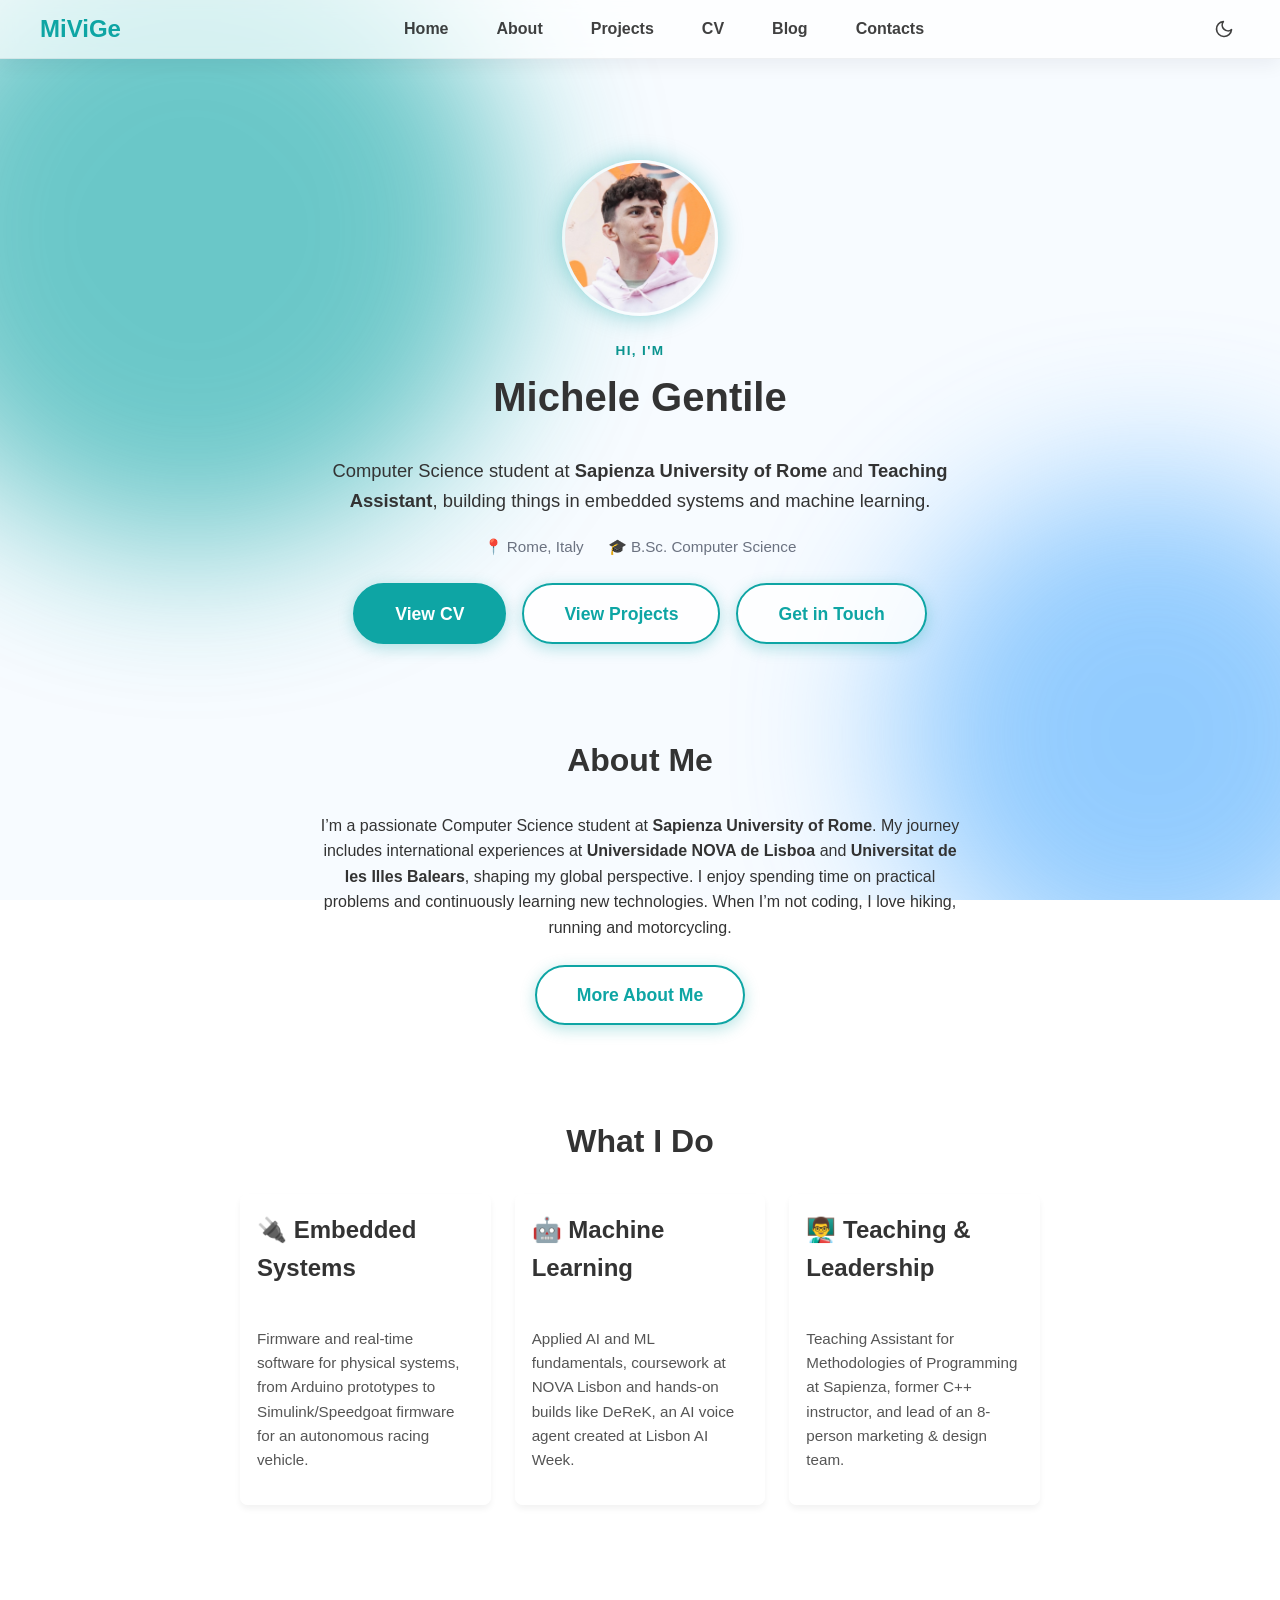
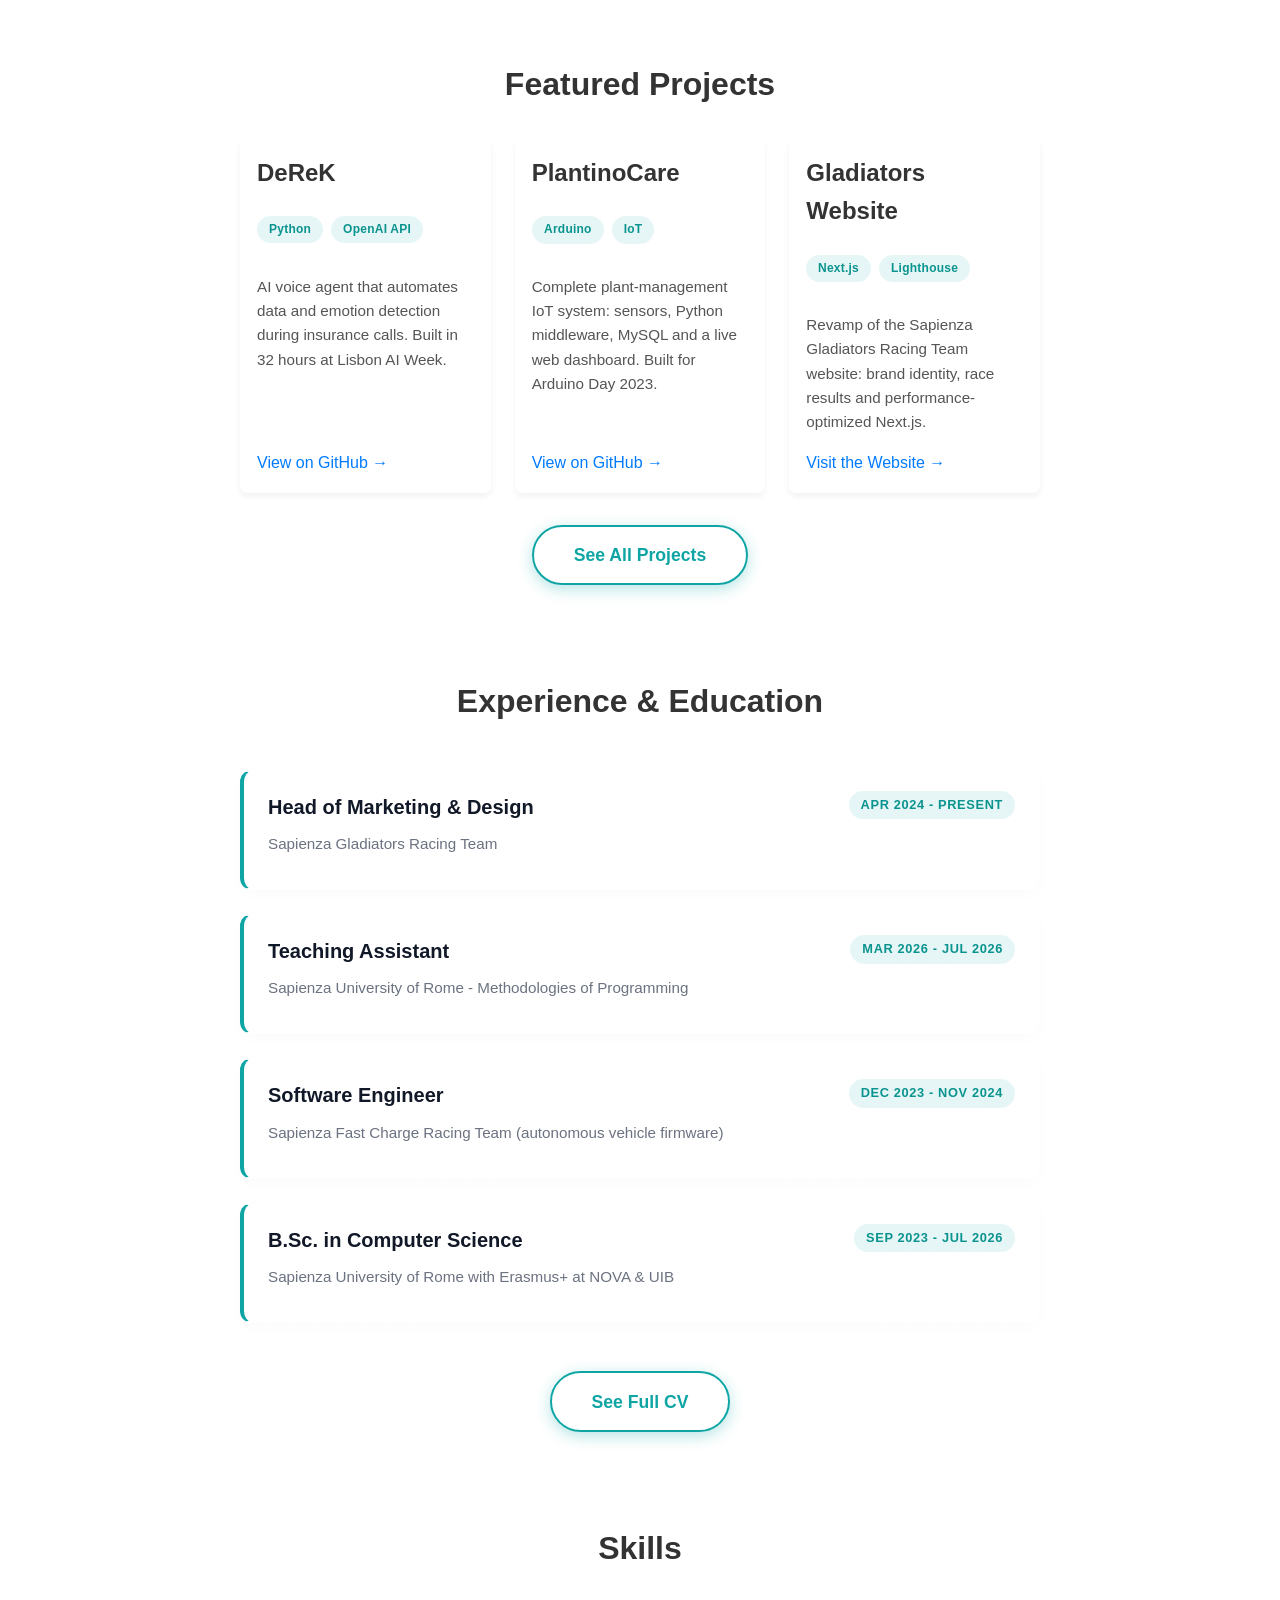
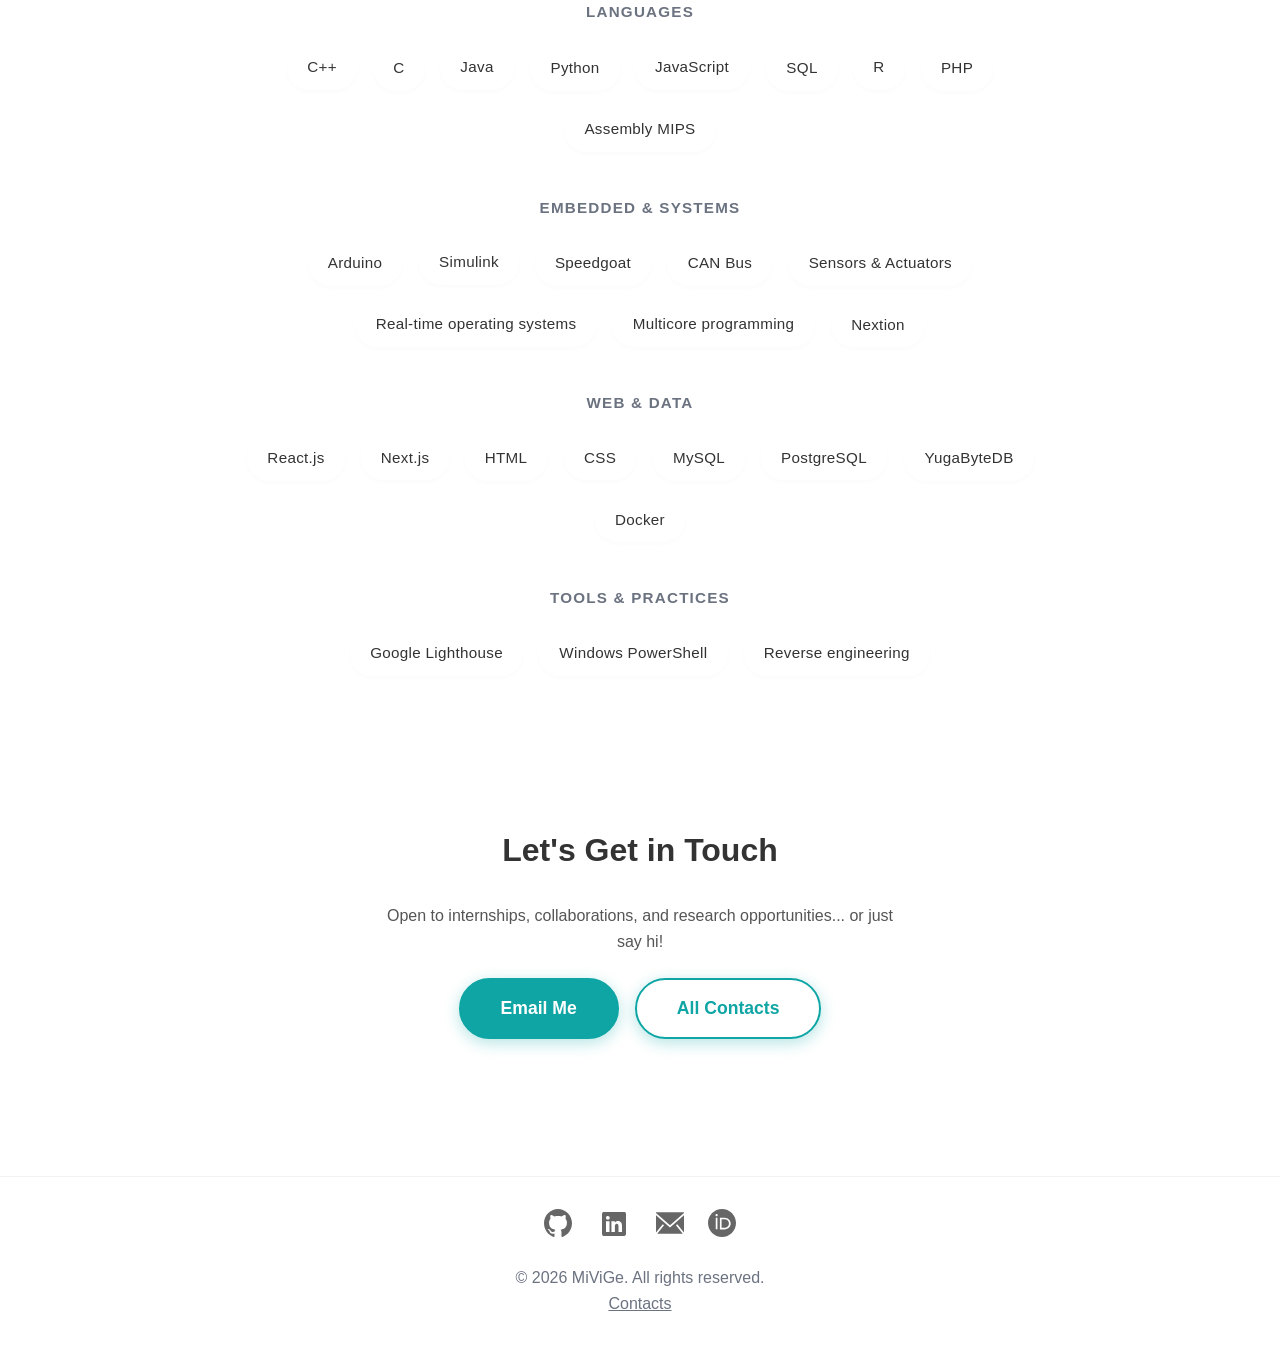
<file: index.html>
<!DOCTYPE html>
<html lang="en">

<head>
  <meta charset="UTF-8">
  <meta name="viewport" content="width=device-width, initial-scale=1.0">
  <meta name="description"
    content="Michele Gentile (MiViGe) - Computer Science student at Sapienza University of Rome and Teaching Assistant, building things in embedded systems and machine learning. Expertise in C++, Python, React.js, and real-time systems.">
  <meta name="keywords"
    content="Michele Gentile, MiViGe, Software Engineer, Teaching Assistant, Embedded Systems, Machine Learning, Computer Science, Sapienza University, C++, Python, React.js, JavaScript, Real-time Systems">
  <meta name="author" content="Michele Gentile">
  <meta name="google-site-verification" content="86bQBbSvEpQWPVmf86wODGkFGmX292RN2RgVuzgsAZE" />
  <title>Michele Gentile | MiViGe</title>

  <!-- Open Graph / Twitter Card -->
  <meta property="og:type" content="website">
  <meta property="og:title" content="Michele Gentile | MiViGe">
  <meta property="og:description" content="Computer Science student at Sapienza University of Rome and Teaching Assistant, building things in embedded systems and machine learning.">
  <meta property="og:url" content="https://mivige.github.io/">
  <meta property="og:image" content="https://mivige.github.io/assets/img/profile.jpg">
  <meta name="twitter:card" content="summary">
  <meta name="twitter:title" content="Michele Gentile | MiViGe">
  <meta name="twitter:description" content="Computer Science student at Sapienza University of Rome and Teaching Assistant, building things in embedded systems and machine learning.">
  <meta name="twitter:image" content="https://mivige.github.io/assets/img/profile.jpg">

  <script>
    // Apply the saved (or system) theme before CSS loads to avoid a flash
    (function () {
      var theme = localStorage.getItem('theme')
        || (window.matchMedia('(prefers-color-scheme: dark)').matches ? 'dark' : 'light');
      document.documentElement.setAttribute('data-theme', theme);
    })();
  </script>

  <link rel="icon" type="image/x-icon" href="/assets/img/icons/favicon.ico">
  <link rel="stylesheet" href="/assets/css/style.css">
  <link rel="stylesheet" href="/assets/css/layout.css">
  <link rel="stylesheet" href="/assets/css/components.css">
  <link rel="sitemap" type="application/xml" href="/sitemap.xml">

  <!-- Structured Data / Schema Markup -->
  <script type="application/ld+json">
    {
      "@context": "https://schema.org",
      "@type": "Person",
      "name": "Michele Gentile",
      "alternateName": "MiViGe",
      "jobTitle": "Computer Science Student & Teaching Assistant",
      "description": "Computer Science student at Sapienza University of Rome and Teaching Assistant, building things in embedded systems and machine learning.",
      "url": "https://mivige.github.io",
      "image": "https://mivige.github.io/assets/img/profile.jpg",
      "sameAs": [
        "https://www.linkedin.com/in/mivige",
        "https://github.com/mivige"
      ],
      "email": "michele.gentile2604@gmail.com",
      "alumniOf": {
        "@type": "EducationalOrganization",
        "name": "Sapienza University of Rome",
        "url": "https://www.uniroma1.it"
      },
      "knowsAbout": [
        "Software Engineering",
        "Embedded Systems",
        "Machine Learning",
        "C++",
        "Python",
        "JavaScript",
        "React.js",
        "Next.js",
        "Real-time Systems",
        "Arduino",
        "Docker"
      ],
      "hasOccupation": {
        "@type": "Occupation",
        "name": "Software Engineer",
        "occupationLocation": {
          "@type": "City",
          "name": "Rome",
          "addressCountry": "IT"
        },
        "skills": [
          "Embedded Systems Development",
          "Machine Learning",
          "Web Development",
          "Real-time Programming",
          "Hardware Programming"
        ]
      }
    }
  </script>

  <script type="application/ld+json">
    {
      "@context": "https://schema.org",
      "@type": "WebSite",
      "name": "Michele Gentile - Portfolio",
      "alternateName": "MiViGe Portfolio",
      "url": "https://mivige.github.io",
      "description": "Personal portfolio website of Michele Gentile, Computer Science student and Teaching Assistant at Sapienza University of Rome, focused on embedded systems and machine learning.",
      "author": {
        "@type": "Person",
        "name": "Michele Gentile",
        "alternateName": "MiViGe"
      },
      "inLanguage": "en-US",
      "copyrightYear": "2026",
      "copyrightHolder": {
        "@type": "Person",
        "name": "Michele Gentile"
      }
    }
  </script>

  <link href="https://unpkg.com/aos@2.3.1/dist/aos.css" rel="stylesheet">
</head>

<body>
  <div class="background-animation">
    <div class="orb orb-1"></div>
    <div class="orb orb-2"></div>
  </div>

  <div id="header-placeholder"></div>
  <noscript>
    <nav style="text-align: center; padding: 1.5rem 1rem 0;">
      <a href="/index.html">Home</a> &middot;
      <a href="/about.html">About</a> &middot;
      <a href="/project.html">Projects</a> &middot;
      <a href="/cv.html">CV</a> &middot;
      <a href="/blog/index.html">Blog</a> &middot;
      <a href="/contact.html">Contacts</a>
    </nav>
  </noscript>
  <!-- Hero -->
  <section id="home" data-aos="fade-up">
    <img src="/assets/img/profile.jpg" alt="Portrait of Michele Gentile" class="hero-photo">
    <p class="hero-eyebrow">Hi, I'm</p>
    <h1>Michele Gentile</h1>
    <p class="hero-tagline">Computer Science student at <strong>Sapienza University of Rome</strong> and
      <strong>Teaching Assistant</strong>, building things in embedded systems and machine learning.</p>
    <div class="hero-facts">
      <span>📍 Rome, Italy</span>
      <span>🎓 B.Sc. Computer Science</span>
    </div>
    <div class="cta-container" style="display: flex; gap: 1rem; justify-content: center; flex-wrap: wrap; margin-top: 1.5rem;">
      <a href="/cv.html" class="cta-button">
        View CV
      </a>
      <a href="/project.html" class="cta-button alt">
        View Projects
      </a>
      <a href="/contact.html" class="cta-button alt">
        Get in Touch
      </a>
    </div>
  </section>
  <!-- Highlights
  <section id="highlights" data-aos="fade-up">
    <h2 style="text-align: center;">Highlights</h2>
    <div class="stats-grid">
      <div class="stat-card">
        <span class="stat-value">3.87 / 4.0</span>
        <span class="stat-label">GPA — B.Sc. Computer Science, Sapienza</span>
      </div>
      <div class="stat-card">
        <span class="stat-value">Top 2.49%</span>
        <span class="stat-label">Italian CS Olympics</span>
      </div>
      <div class="stat-card">
        <span class="stat-value">2× 1st Place</span>
        <span class="stat-label">Hackathon wins (BeMind & Hygenia)</span>
      </div>
      <div class="stat-card">
        <span class="stat-value">€60k+</span>
        <span class="stat-label">Sponsorships secured for Sapienza Gladiators</span>
      </div>
    </div>
  </section>-->

  <!-- About -->
  <section id="about" data-aos="fade-up">
    <h2 style="text-align: center;">About Me</h2>
    <p style="text-align: center; max-width: 640px; margin: 0 auto;">I’m a passionate Computer Science student at
      <strong>Sapienza University of Rome</strong>. My journey includes international experiences at
      <strong>Universidade NOVA de Lisboa</strong> and <strong>Universitat de les Illes Balears</strong>, shaping my global perspective. I enjoy
      spending time on practical problems and continuously learning new technologies. When I’m not coding, I love
      hiking, running and motorcycling.</p>
    <div style="text-align: center; margin-top: 1.5rem;">
      <a href="/about.html" class="cta-button alt">
        More About Me
      </a>
    </div>
  </section>

  <!-- What I Do -->
  <section id="focus" data-aos="fade-up">
    <h2 style="text-align: center;">What I Do</h2>
    <div class="focus-grid">
      <div class="project-card">
        <h3>🔌 Embedded Systems</h3>
        <p>Firmware and real-time software for physical systems, from Arduino prototypes to Simulink/Speedgoat
          firmware for an autonomous racing vehicle.</p>
      </div>
      <div class="project-card">
        <h3>🤖 Machine Learning</h3>
        <p>Applied AI and ML fundamentals, coursework at NOVA Lisbon and hands-on builds like DeReK, an AI voice
          agent created at Lisbon AI Week.</p>
      </div>
      <div class="project-card">
        <h3>👨‍🏫 Teaching & Leadership</h3>
        <p>Teaching Assistant for Methodologies of Programming at Sapienza, former C++ instructor, and lead of an
          8-person marketing & design team.</p>
      </div>
    </div>
  </section>

  <!-- Featured Projects -->
  <section id="portfolio" data-aos="fade-up">
    <h2 style="text-align: center;">Featured Projects</h2>
    <div class="focus-grid">
      <div class="project-card">
        <h3>DeReK</h3>
        <div class="tech-pills">
          <span>Python</span>
          <span>OpenAI API</span>
        </div>
        <p>AI voice agent that automates data and emotion detection during insurance calls. Built in 32 hours at
          Lisbon AI Week.</p>
        <div class="project-actions">
          <a href="https://github.com/mivige/DeReK" target="_blank">View on GitHub →</a>
        </div>
      </div>
      <div class="project-card">
        <h3>PlantinoCare</h3>
        <div class="tech-pills">
          <span>Arduino</span>
          <span>IoT</span>
        </div>
        <p>Complete plant-management IoT system: sensors, Python middleware, MySQL and a live web dashboard. Built
          for Arduino Day 2023.</p>
        <div class="project-actions">
          <a href="https://github.com/mivige/PlantinoCare" target="_blank">View on GitHub →</a>
        </div>
      </div>
      <div class="project-card">
        <h3>Gladiators Website</h3>
        <div class="tech-pills">
          <span>Next.js</span>
          <span>Lighthouse</span>
        </div>
        <p>Revamp of the Sapienza Gladiators Racing Team website: brand identity, race results and
          performance-optimized Next.js.</p>
        <div class="project-actions">
          <a href="https://sapienzagladiators.it/" target="_blank">Visit the Website →</a>
        </div>
      </div>
    </div>
    <div style="text-align: center; margin-top: 2rem;">
      <a href="/project.html" class="cta-button alt">
        See All Projects
      </a>
    </div>
  </section>

  <!-- Experience & Education snapshot -->
  <section id="experience" data-aos="fade-up">
    <h2 style="text-align: center;">Experience & Education</h2>
    <div class="timeline">
      <div class="timeline-item">
        <div class="timeline-content">
          <span class="timeline-date">Apr 2024 - Present</span>
          <h3>Head of Marketing & Design</h3>
          <h4>Sapienza Gladiators Racing Team</h4>
        </div>
      </div>
      <div class="timeline-item">
        <div class="timeline-content">
          <span class="timeline-date">Mar 2026 - Jul 2026</span>
          <h3>Teaching Assistant</h3>
          <h4>Sapienza University of Rome - Methodologies of Programming</h4>
        </div>
      </div>
      <div class="timeline-item">
        <div class="timeline-content">
          <span class="timeline-date">Dec 2023 - Nov 2024</span>
          <h3>Software Engineer</h3>
          <h4>Sapienza Fast Charge Racing Team (autonomous vehicle firmware)</h4>
        </div>
      </div>
      <div class="timeline-item">
        <div class="timeline-content">
          <span class="timeline-date">Sep 2023 - Jul 2026</span>
          <h3>B.Sc. in Computer Science</h3>
          <h4>Sapienza University of Rome with Erasmus+ at NOVA & UIB</h4>
        </div>
      </div>
    </div>
    <div style="text-align: center; margin-top: 2rem;">
      <a href="/cv.html" class="cta-button alt">
        See Full CV
      </a>
    </div>
  </section>

  <!-- Skills -->
  <section id="technologies" data-aos="fade-up">
    <h2 style="text-align: center;">Skills</h2>
    <div class="skill-group">
      <h3>Languages</h3>
      <div class="tech-grid">
        <span class="tech-badge">C++</span>
        <span class="tech-badge">C</span>
        <span class="tech-badge">Java</span>
        <span class="tech-badge">Python</span>
        <span class="tech-badge">JavaScript</span>
        <span class="tech-badge">SQL</span>
        <span class="tech-badge">R</span>
        <span class="tech-badge">PHP</span>
        <span class="tech-badge">Assembly MIPS</span>
      </div>
    </div>
    <div class="skill-group">
      <h3>Embedded & Systems</h3>
      <div class="tech-grid">
        <span class="tech-badge">Arduino</span>
        <span class="tech-badge">Simulink</span>
        <span class="tech-badge">Speedgoat</span>
        <span class="tech-badge">CAN Bus</span>
        <span class="tech-badge">Sensors & Actuators</span>
        <span class="tech-badge">Real-time operating systems</span>
        <span class="tech-badge">Multicore programming</span>
        <span class="tech-badge">Nextion</span>
      </div>
    </div>
    <div class="skill-group">
      <h3>Web & Data</h3>
      <div class="tech-grid">
        <span class="tech-badge">React.js</span>
        <span class="tech-badge">Next.js</span>
        <span class="tech-badge">HTML</span>
        <span class="tech-badge">CSS</span>
        <span class="tech-badge">MySQL</span>
        <span class="tech-badge">PostgreSQL</span>
        <span class="tech-badge">YugaByteDB</span>
        <span class="tech-badge">Docker</span>
      </div>
    </div>
    <div class="skill-group">
      <h3>Tools & Practices</h3>
      <div class="tech-grid">
        <span class="tech-badge">Google Lighthouse</span>
        <span class="tech-badge">Windows PowerShell</span>
        <span class="tech-badge">Reverse engineering</span>
      </div>
    </div>
  </section>

  <!-- Contact CTA -->
  <section id="contact-cta" data-aos="fade-up">
    <div class="contact-band">
      <h2>Let's Get in Touch</h2>
      <p>Open to internships, collaborations, and research opportunities... or just say hi!</p>
      <div class="cta-container" style="display: flex; gap: 1rem; justify-content: center; flex-wrap: wrap; margin-top: 0;">
        <a href="mailto:michele.gentile2604@gmail.com" class="cta-button">
          Email Me
        </a>
        <a href="/contact.html" class="cta-button alt">
          All Contacts
        </a>
      </div>
    </div>
  </section>

  <div id="footer-placeholder"></div>
  <script src="/assets/js/main.js"></script>
  <!-- Cloudflare Web Analytics -->
  <script defer src='https://static.cloudflareinsights.com/beacon.min.js'
    data-cf-beacon='{"token": "1e469c717a004f1fa8ff47b44364a917"}'></script>
  <script src="https://unpkg.com/aos@2.3.1/dist/aos.js"></script>
  <script>
    AOS.init({
      duration: 800, // Animation duration
      once: true,    // Whether animation should happen only once
    });
  </script>
</body>

</html>
</file>
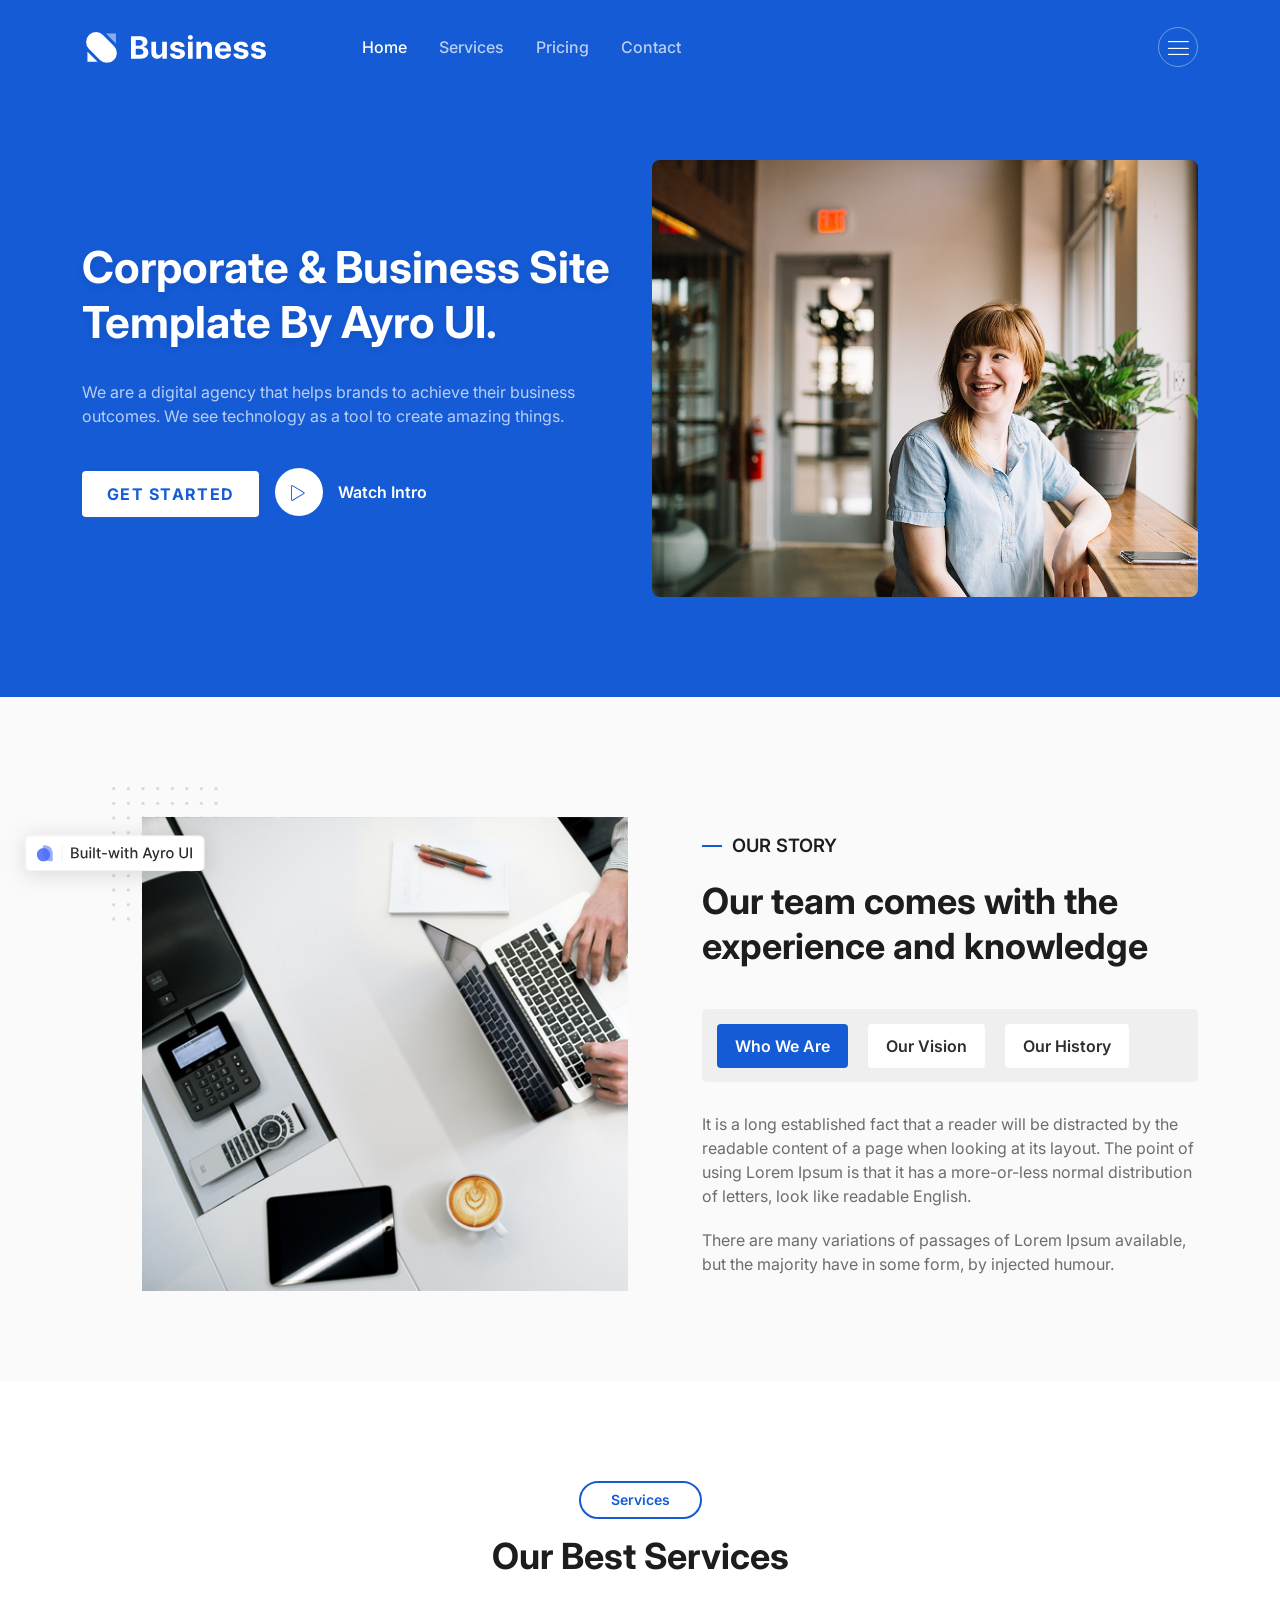
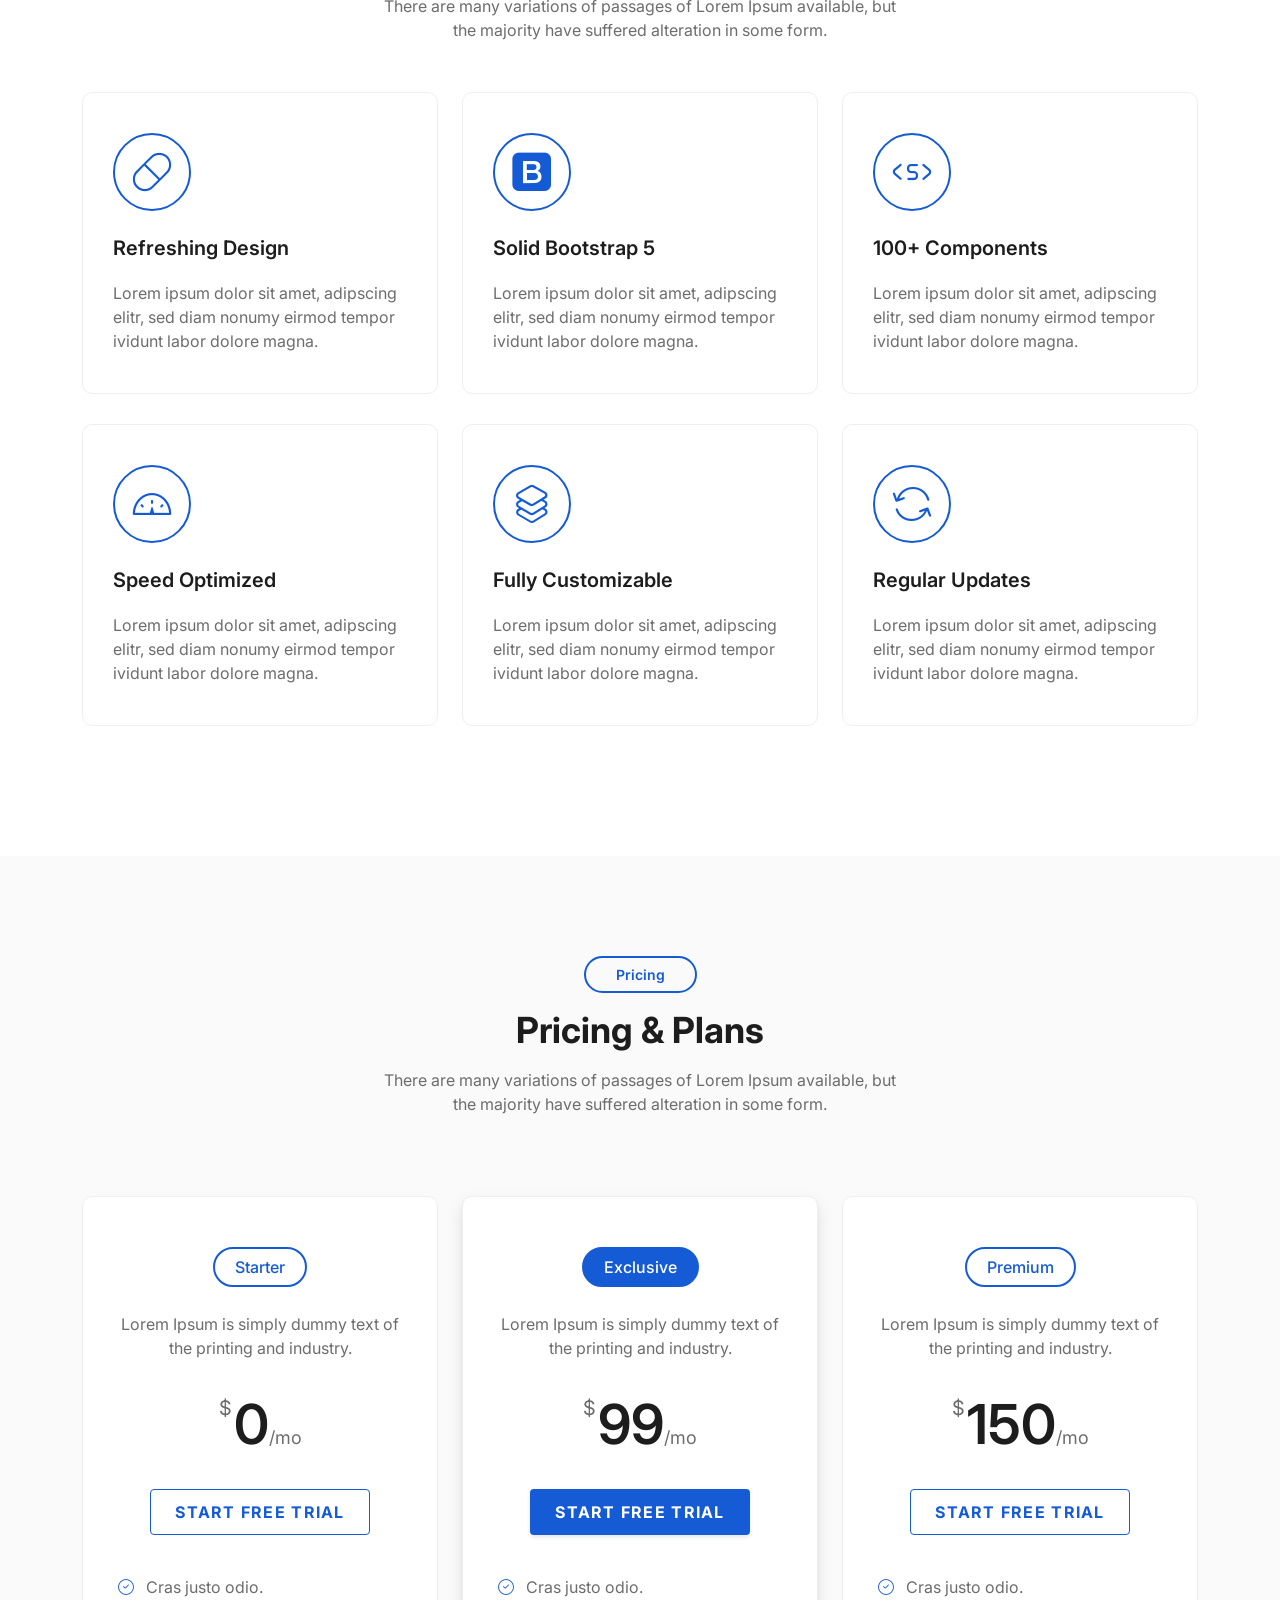
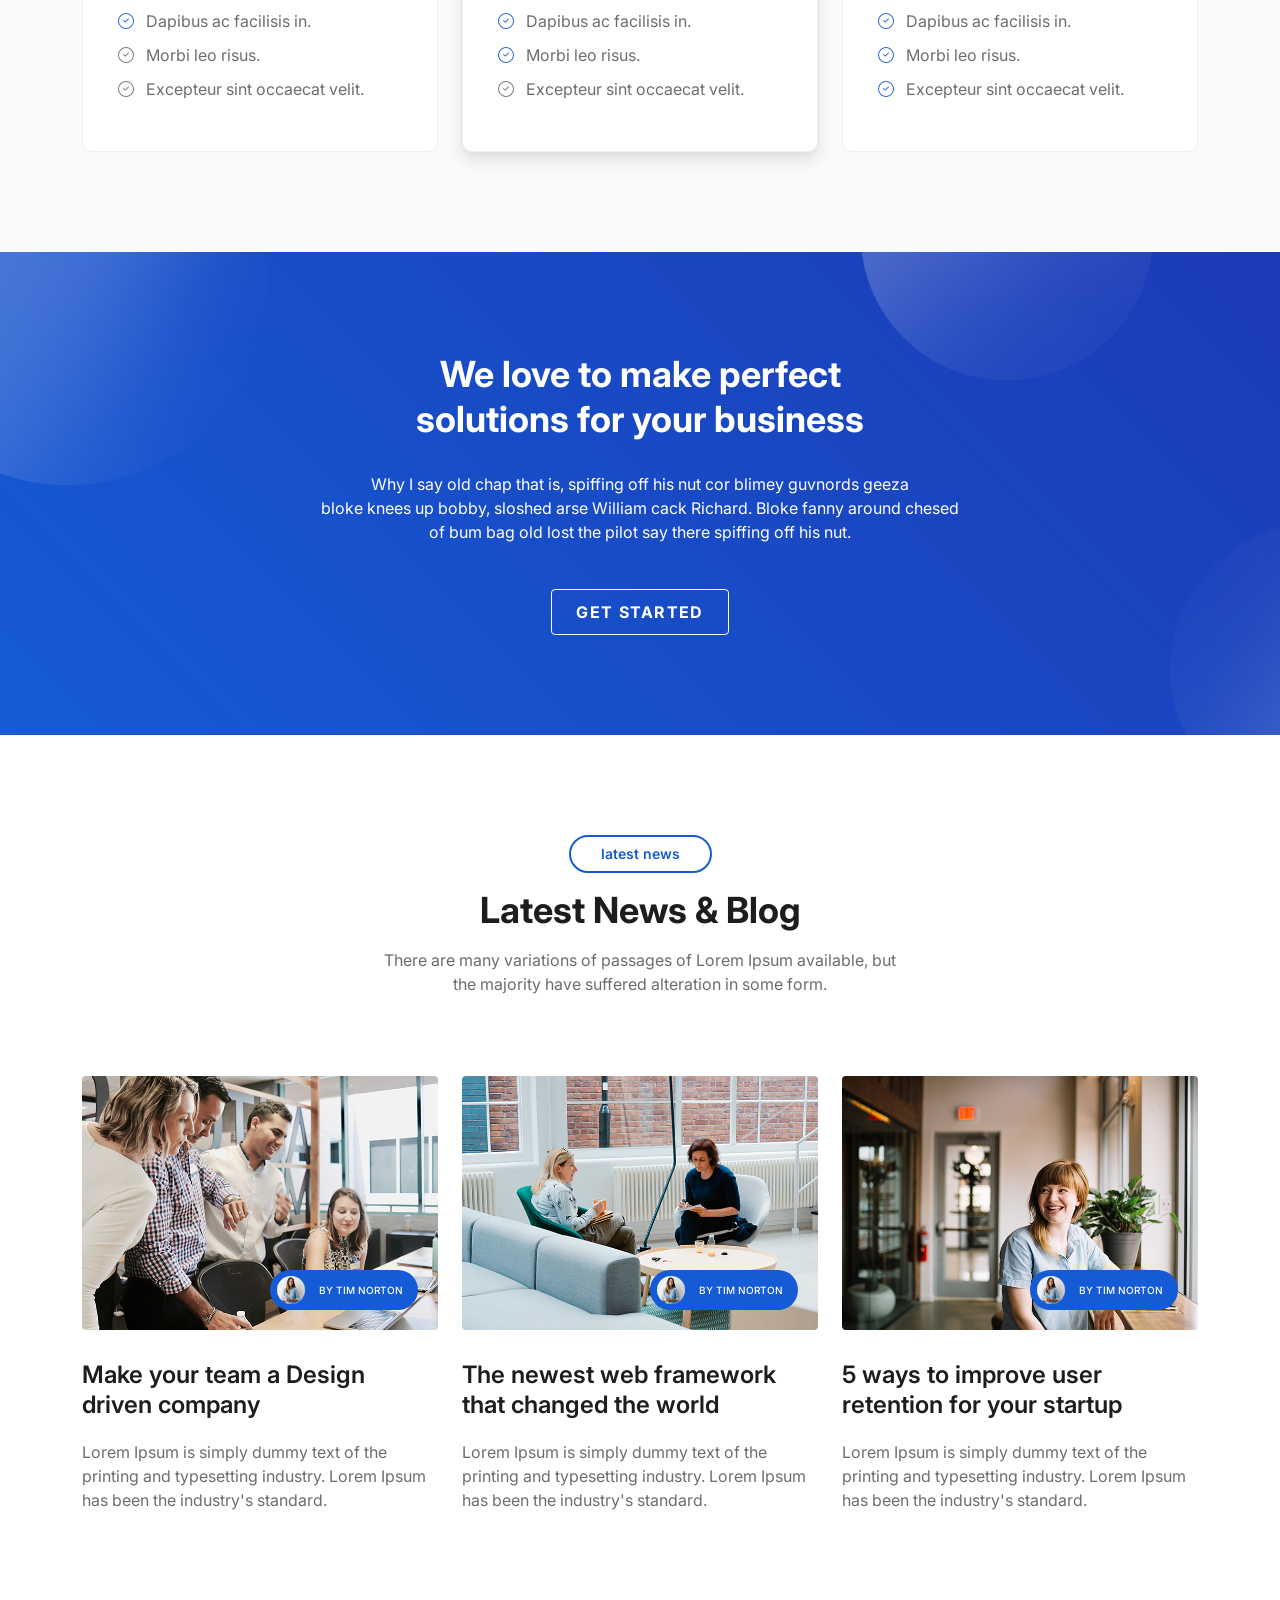
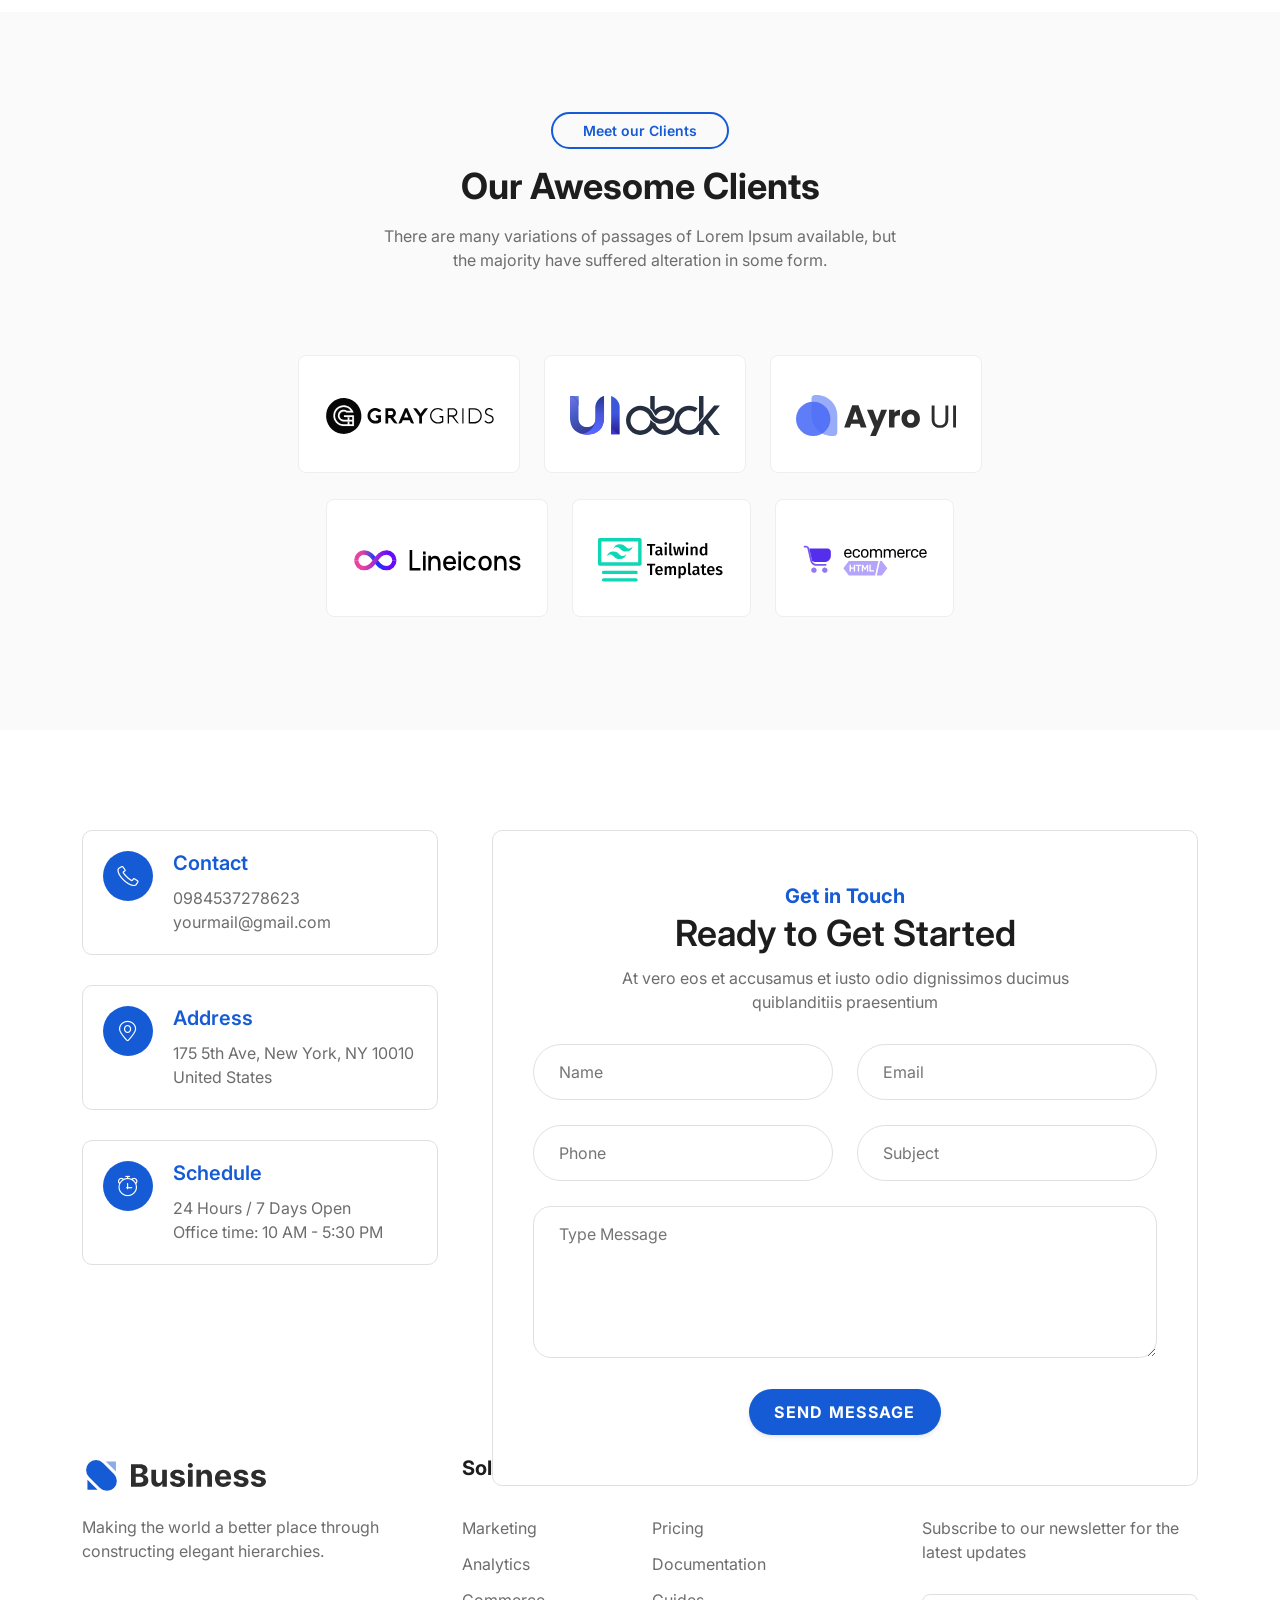
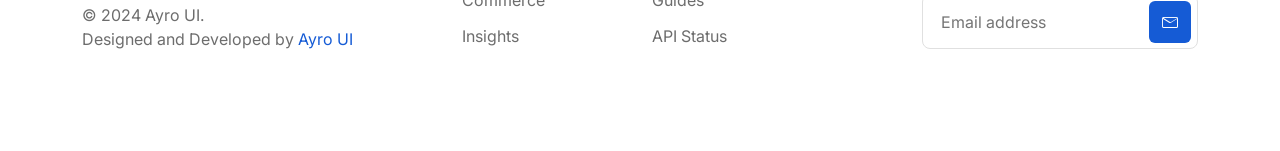
<file: src/index.html>
<!DOCTYPE html>
<html lang="en">

<head>
  <!--====== Required meta tags ======-->
  <meta charset="utf-8" />
  <meta http-equiv="x-ua-compatible" content="ie=edge" />
  <meta name="description" content="" />
  <meta name="viewport" content="width=device-width, initial-scale=1, shrink-to-fit=no" />

  <!--====== Title ======-->
  <title>Business | Bootstrap 5 Business Template</title>

  <!--====== Favicon Icon ======-->
  <link rel="shortcut icon" href="../assets/images/favicon.svg" type="image/svg" />

  <!--====== Bootstrap css ======-->
  <link rel="stylesheet" href="assets/css/bootstrap.min.css" />

  <!--====== Line Icons css ======-->
  <link rel="stylesheet" href="assets/css/lineicons.css" />

  <!--====== Tiny Slider css ======-->
  <link rel="stylesheet" href="assets/css/tiny-slider.css" />

  <!--====== gLightBox css ======-->
  <link rel="stylesheet" href="assets/css/glightbox.min.css" />

  <link rel="stylesheet" href="style.css" />
</head>

<body>

  <!--====== NAVBAR NINE PART START ======-->

  <section class="navbar-area navbar-nine">
    <div class="container">
      <div class="row">
        <div class="col-lg-12">
          <nav class="navbar navbar-expand-lg">
            <a class="navbar-brand" href="index.html">
              <img src="assets/images/white-logo.svg" alt="Logo" />
            </a>
            <button class="navbar-toggler" type="button" data-bs-toggle="collapse" data-bs-target="#navbarNine"
              aria-controls="navbarNine" aria-expanded="false" aria-label="Toggle navigation">
              <span class="toggler-icon"></span>
              <span class="toggler-icon"></span>
              <span class="toggler-icon"></span>
            </button>

            <div class="collapse navbar-collapse sub-menu-bar" id="navbarNine">
              <ul class="navbar-nav me-auto">
                <li class="nav-item">
                  <a class="page-scroll active" href="#hero-area">Home</a>
                </li>
                <li class="nav-item">
                  <a class="page-scroll" href="#services">Services</a>
                </li>

                <li class="nav-item">
                  <a class="page-scroll" href="#pricing">Pricing</a>
                </li>
                <li class="nav-item">
                  <a class="page-scroll" href="#contact">Contact</a>
                </li>
              </ul>
            </div>

            <div class="navbar-btn d-none d-lg-inline-block">
              <a class="menu-bar" href="#side-menu-left"><i class="lni lni-menu"></i></a>
            </div>
          </nav>
          <!-- navbar -->
        </div>
      </div>
      <!-- row -->
    </div>
    <!-- container -->
  </section>

  <!--====== NAVBAR NINE PART ENDS ======-->

  <!--====== SIDEBAR PART START ======-->

  <div class="sidebar-left">
    <div class="sidebar-close">
      <a class="close" href="#close"><i class="lni lni-close"></i></a>
    </div>
    <div class="sidebar-content">
      <div class="sidebar-logo">
        <a href="index.html"><img src="assets/images/logo.svg" alt="Logo" /></a>
      </div>
      <p class="text">Lorem ipsum dolor sit amet adipisicing elit. Sapiente fuga nisi rerum iusto intro.</p>
      <!-- logo -->
      <div class="sidebar-menu">
        <h5 class="menu-title">Quick Links</h5>
        <ul>
          <li><a href="javascript:void(0)">About Us</a></li>
          <li><a href="javascript:void(0)">Our Team</a></li>
          <li><a href="javascript:void(0)">Latest News</a></li>
          <li><a href="javascript:void(0)">Contact Us</a></li>
        </ul>
      </div>
      <!-- menu -->
      <div class="sidebar-social align-items-center justify-content-center">
        <h5 class="social-title">Follow Us On</h5>
        <ul>
          <li>
            <a href="javascript:void(0)"><i class="lni lni-facebook-filled"></i></a>
          </li>
          <li>
            <a href="javascript:void(0)"><i class="lni lni-twitter-original"></i></a>
          </li>
          <li>
            <a href="javascript:void(0)"><i class="lni lni-linkedin-original"></i></a>
          </li>
          <li>
            <a href="javascript:void(0)"><i class="lni lni-youtube"></i></a>
          </li>
        </ul>
      </div>
      <!-- sidebar social -->
    </div>
    <!-- content -->
  </div>
  <div class="overlay-left"></div>

  <!--====== SIDEBAR PART ENDS ======-->

  <!-- Start header Area -->
  <section id="hero-area" class="header-area header-eight">
    <div class="container">
      <div class="row align-items-center">
        <div class="col-lg-6 col-md-12 col-12">
          <div class="header-content">
            <h1>Corporate & Business Site Template by Ayro UI.</h1>
            <p>
              We are a digital agency that helps brands to achieve their
              business outcomes. We see technology as a tool to create amazing
              things.
            </p>
            <div class="button">
              <a href="javascript:void(0)" class="btn primary-btn">Get Started</a>
              <a href="https://www.youtube.com/watch?v=r44RKWyfcFw&fbclid=IwAR21beSJORalzmzokxDRcGfkZA1AtRTE__l5N4r09HcGS5Y6vOluyouM9EM"
                class="glightbox video-button">
                <span class="btn icon-btn rounded-full">
                  <i class="lni lni-play"></i>
                </span>
                <span class="text">Watch Intro</span>
              </a>
            </div>
          </div>
        </div>
        <div class="col-lg-6 col-md-12 col-12">
          <div class="header-image">
            <img src="assets/images/header/hero-image.jpg" alt="#" />
          </div>
        </div>
      </div>
    </div>
  </section>
  <!-- End header Area -->

  <!--====== ABOUT FIVE PART START ======-->

  <section class="about-area about-five">
    <div class="container">
      <div class="row align-items-center">
        <div class="col-lg-6 col-12">
          <div class="about-image-five">
            <svg class="shape" width="106" height="134" viewBox="0 0 106 134" fill="none"
              xmlns="http://www.w3.org/2000/svg">
              <circle cx="1.66654" cy="1.66679" r="1.66667" fill="#DADADA" />
              <circle cx="1.66654" cy="16.3335" r="1.66667" fill="#DADADA" />
              <circle cx="1.66654" cy="31.0001" r="1.66667" fill="#DADADA" />
              <circle cx="1.66654" cy="45.6668" r="1.66667" fill="#DADADA" />
              <circle cx="1.66654" cy="60.3335" r="1.66667" fill="#DADADA" />
              <circle cx="1.66654" cy="88.6668" r="1.66667" fill="#DADADA" />
              <circle cx="1.66654" cy="117.667" r="1.66667" fill="#DADADA" />
              <circle cx="1.66654" cy="74.6668" r="1.66667" fill="#DADADA" />
              <circle cx="1.66654" cy="103" r="1.66667" fill="#DADADA" />
              <circle cx="1.66654" cy="132" r="1.66667" fill="#DADADA" />
              <circle cx="16.3333" cy="1.66679" r="1.66667" fill="#DADADA" />
              <circle cx="16.3333" cy="16.3335" r="1.66667" fill="#DADADA" />
              <circle cx="16.3333" cy="31.0001" r="1.66667" fill="#DADADA" />
              <circle cx="16.3333" cy="45.6668" r="1.66667" fill="#DADADA" />
              <circle cx="16.333" cy="60.3335" r="1.66667" fill="#DADADA" />
              <circle cx="16.333" cy="88.6668" r="1.66667" fill="#DADADA" />
              <circle cx="16.333" cy="117.667" r="1.66667" fill="#DADADA" />
              <circle cx="16.333" cy="74.6668" r="1.66667" fill="#DADADA" />
              <circle cx="16.333" cy="103" r="1.66667" fill="#DADADA" />
              <circle cx="16.333" cy="132" r="1.66667" fill="#DADADA" />
              <circle cx="30.9998" cy="1.66679" r="1.66667" fill="#DADADA" />
              <circle cx="74.6665" cy="1.66679" r="1.66667" fill="#DADADA" />
              <circle cx="30.9998" cy="16.3335" r="1.66667" fill="#DADADA" />
              <circle cx="74.6665" cy="16.3335" r="1.66667" fill="#DADADA" />
              <circle cx="30.9998" cy="31.0001" r="1.66667" fill="#DADADA" />
              <circle cx="74.6665" cy="31.0001" r="1.66667" fill="#DADADA" />
              <circle cx="30.9998" cy="45.6668" r="1.66667" fill="#DADADA" />
              <circle cx="74.6665" cy="45.6668" r="1.66667" fill="#DADADA" />
              <circle cx="31" cy="60.3335" r="1.66667" fill="#DADADA" />
              <circle cx="74.6668" cy="60.3335" r="1.66667" fill="#DADADA" />
              <circle cx="31" cy="88.6668" r="1.66667" fill="#DADADA" />
              <circle cx="74.6668" cy="88.6668" r="1.66667" fill="#DADADA" />
              <circle cx="31" cy="117.667" r="1.66667" fill="#DADADA" />
              <circle cx="74.6668" cy="117.667" r="1.66667" fill="#DADADA" />
              <circle cx="31" cy="74.6668" r="1.66667" fill="#DADADA" />
              <circle cx="74.6668" cy="74.6668" r="1.66667" fill="#DADADA" />
              <circle cx="31" cy="103" r="1.66667" fill="#DADADA" />
              <circle cx="74.6668" cy="103" r="1.66667" fill="#DADADA" />
              <circle cx="31" cy="132" r="1.66667" fill="#DADADA" />
              <circle cx="74.6668" cy="132" r="1.66667" fill="#DADADA" />
              <circle cx="45.6665" cy="1.66679" r="1.66667" fill="#DADADA" />
              <circle cx="89.3333" cy="1.66679" r="1.66667" fill="#DADADA" />
              <circle cx="45.6665" cy="16.3335" r="1.66667" fill="#DADADA" />
              <circle cx="89.3333" cy="16.3335" r="1.66667" fill="#DADADA" />
              <circle cx="45.6665" cy="31.0001" r="1.66667" fill="#DADADA" />
              <circle cx="89.3333" cy="31.0001" r="1.66667" fill="#DADADA" />
              <circle cx="45.6665" cy="45.6668" r="1.66667" fill="#DADADA" />
              <circle cx="89.3333" cy="45.6668" r="1.66667" fill="#DADADA" />
              <circle cx="45.6665" cy="60.3335" r="1.66667" fill="#DADADA" />
              <circle cx="89.3333" cy="60.3335" r="1.66667" fill="#DADADA" />
              <circle cx="45.6665" cy="88.6668" r="1.66667" fill="#DADADA" />
              <circle cx="89.3333" cy="88.6668" r="1.66667" fill="#DADADA" />
              <circle cx="45.6665" cy="117.667" r="1.66667" fill="#DADADA" />
              <circle cx="89.3333" cy="117.667" r="1.66667" fill="#DADADA" />
              <circle cx="45.6665" cy="74.6668" r="1.66667" fill="#DADADA" />
              <circle cx="89.3333" cy="74.6668" r="1.66667" fill="#DADADA" />
              <circle cx="45.6665" cy="103" r="1.66667" fill="#DADADA" />
              <circle cx="89.3333" cy="103" r="1.66667" fill="#DADADA" />
              <circle cx="45.6665" cy="132" r="1.66667" fill="#DADADA" />
              <circle cx="89.3333" cy="132" r="1.66667" fill="#DADADA" />
              <circle cx="60.3333" cy="1.66679" r="1.66667" fill="#DADADA" />
              <circle cx="104" cy="1.66679" r="1.66667" fill="#DADADA" />
              <circle cx="60.3333" cy="16.3335" r="1.66667" fill="#DADADA" />
              <circle cx="104" cy="16.3335" r="1.66667" fill="#DADADA" />
              <circle cx="60.3333" cy="31.0001" r="1.66667" fill="#DADADA" />
              <circle cx="104" cy="31.0001" r="1.66667" fill="#DADADA" />
              <circle cx="60.3333" cy="45.6668" r="1.66667" fill="#DADADA" />
              <circle cx="104" cy="45.6668" r="1.66667" fill="#DADADA" />
              <circle cx="60.333" cy="60.3335" r="1.66667" fill="#DADADA" />
              <circle cx="104" cy="60.3335" r="1.66667" fill="#DADADA" />
              <circle cx="60.333" cy="88.6668" r="1.66667" fill="#DADADA" />
              <circle cx="104" cy="88.6668" r="1.66667" fill="#DADADA" />
              <circle cx="60.333" cy="117.667" r="1.66667" fill="#DADADA" />
              <circle cx="104" cy="117.667" r="1.66667" fill="#DADADA" />
              <circle cx="60.333" cy="74.6668" r="1.66667" fill="#DADADA" />
              <circle cx="104" cy="74.6668" r="1.66667" fill="#DADADA" />
              <circle cx="60.333" cy="103" r="1.66667" fill="#DADADA" />
              <circle cx="104" cy="103" r="1.66667" fill="#DADADA" />
              <circle cx="60.333" cy="132" r="1.66667" fill="#DADADA" />
              <circle cx="104" cy="132" r="1.66667" fill="#DADADA" />
            </svg>
            <img src="assets/images/about/about-img1.jpg" alt="about" />
          </div>
        </div>
        <div class="col-lg-6 col-12">
          <div class="about-five-content">
            <h6 class="small-title text-lg">OUR STORY</h6>
            <h2 class="main-title fw-bold">Our team comes with the experience and knowledge</h2>
            <div class="about-five-tab">
              <nav>
                <div class="nav nav-tabs" id="nav-tab" role="tablist">
                  <button class="nav-link active" id="nav-who-tab" data-bs-toggle="tab" data-bs-target="#nav-who"
                    type="button" role="tab" aria-controls="nav-who" aria-selected="true">Who We Are</button>
                  <button class="nav-link" id="nav-vision-tab" data-bs-toggle="tab" data-bs-target="#nav-vision"
                    type="button" role="tab" aria-controls="nav-vision" aria-selected="false">our Vision</button>
                  <button class="nav-link" id="nav-history-tab" data-bs-toggle="tab" data-bs-target="#nav-history"
                    type="button" role="tab" aria-controls="nav-history" aria-selected="false">our History</button>
                </div>
              </nav>
              <div class="tab-content" id="nav-tabContent">
                <div class="tab-pane fade show active" id="nav-who" role="tabpanel" aria-labelledby="nav-who-tab">
                  <p>It is a long established fact that a reader will be distracted by the readable content of a page
                    when
                    looking at its layout. The point of using Lorem Ipsum is that it has a more-or-less normal
                    distribution of letters, look like readable English.</p>
                  <p>There are many variations of passages of Lorem Ipsum available, but the majority have in some
                    form,
                    by injected humour.</p>
                </div>
                <div class="tab-pane fade" id="nav-vision" role="tabpanel" aria-labelledby="nav-vision-tab">
                  <p>It is a long established fact that a reader will be distracted by the readable content of a page
                    when
                    looking at its layout. The point of using Lorem Ipsum is that it has a more-or-less normal
                    distribution of letters, look like readable English.</p>
                  <p>There are many variations of passages of Lorem Ipsum available, but the majority have in some
                    form,
                    by injected humour.</p>
                </div>
                <div class="tab-pane fade" id="nav-history" role="tabpanel" aria-labelledby="nav-history-tab">
                  <p>It is a long established fact that a reader will be distracted by the readable content of a page
                    when
                    looking at its layout. The point of using Lorem Ipsum is that it has a more-or-less normal
                    distribution of letters, look like readable English.</p>
                  <p>There are many variations of passages of Lorem Ipsum available, but the majority have in some
                    form,
                    by injected humour.</p>
                </div>
              </div>
            </div>
          </div>
        </div>
      </div>
    </div>
    <!-- container -->
  </section>

  <!--====== ABOUT FIVE PART ENDS ======-->

  <!-- ===== service-area start ===== -->
  <section id="services" class="services-area services-eight">
    <!--======  Start Section Title Five ======-->
    <div class="section-title-five">
      <div class="container">
        <div class="row">
          <div class="col-12">
            <div class="content">
              <h6>Services</h6>
              <h2 class="fw-bold">Our Best Services</h2>
              <p>
                There are many variations of passages of Lorem Ipsum available,
                but the majority have suffered alteration in some form.
              </p>
            </div>
          </div>
        </div>
        <!-- row -->
      </div>
      <!-- container -->
    </div>
    <!--======  End Section Title Five ======-->
    <div class="container">
      <div class="row">
        <div class="col-lg-4 col-md-6">
          <div class="single-services">
            <div class="service-icon">
              <i class="lni lni-capsule"></i>
            </div>
            <div class="service-content">
              <h4>Refreshing Design</h4>
              <p>
                Lorem ipsum dolor sit amet, adipscing elitr, sed diam nonumy
                eirmod tempor ividunt labor dolore magna.
              </p>
            </div>
          </div>
        </div>
        <div class="col-lg-4 col-md-6">
          <div class="single-services">
            <div class="service-icon">
              <i class="lni lni-bootstrap"></i>
            </div>
            <div class="service-content">
              <h4>Solid Bootstrap 5</h4>
              <p>
                Lorem ipsum dolor sit amet, adipscing elitr, sed diam nonumy
                eirmod tempor ividunt labor dolore magna.
              </p>
            </div>
          </div>
        </div>
        <div class="col-lg-4 col-md-6">
          <div class="single-services">
            <div class="service-icon">
              <i class="lni lni-shortcode"></i>
            </div>
            <div class="service-content">
              <h4>100+ Components</h4>
              <p>
                Lorem ipsum dolor sit amet, adipscing elitr, sed diam nonumy
                eirmod tempor ividunt labor dolore magna.
              </p>
            </div>
          </div>
        </div>
        <div class="col-lg-4 col-md-6">
          <div class="single-services">
            <div class="service-icon">
              <i class="lni lni-dashboard"></i>
            </div>
            <div class="service-content">
              <h4>Speed Optimized</h4>
              <p>
                Lorem ipsum dolor sit amet, adipscing elitr, sed diam nonumy
                eirmod tempor ividunt labor dolore magna.
              </p>
            </div>
          </div>
        </div>
        <div class="col-lg-4 col-md-6">
          <div class="single-services">
            <div class="service-icon">
              <i class="lni lni-layers"></i>
            </div>
            <div class="service-content">
              <h4>Fully Customizable</h4>
              <p>
                Lorem ipsum dolor sit amet, adipscing elitr, sed diam nonumy
                eirmod tempor ividunt labor dolore magna.
              </p>
            </div>
          </div>
        </div>
        <div class="col-lg-4 col-md-6">
          <div class="single-services">
            <div class="service-icon">
              <i class="lni lni-reload"></i>
            </div>
            <div class="service-content">
              <h4>Regular Updates</h4>
              <p>
                Lorem ipsum dolor sit amet, adipscing elitr, sed diam nonumy
                eirmod tempor ividunt labor dolore magna.
              </p>
            </div>
          </div>
        </div>
      </div>
    </div>
  </section>
  <!-- ===== service-area end ===== -->


  <!-- Start Pricing  Area -->
  <section id="pricing" class="pricing-area pricing-fourteen">
    <!--======  Start Section Title Five ======-->
    <div class="section-title-five">
      <div class="container">
        <div class="row">
          <div class="col-12">
            <div class="content">
              <h6>Pricing</h6>
              <h2 class="fw-bold">Pricing & Plans</h2>
              <p>
                There are many variations of passages of Lorem Ipsum available,
                but the majority have suffered alteration in some form.
              </p>
            </div>
          </div>
        </div>
        <!-- row -->
      </div>
      <!-- container -->
    </div>
    <!--======  End Section Title Five ======-->
    <div class="container">
      <div class="row">
        <div class="col-lg-4 col-md-6 col-12">
          <div class="pricing-style-fourteen">
            <div class="table-head">
              <h6 class="title">Starter</h4>
                <p>Lorem Ipsum is simply dummy text of the printing and industry.</p>
                <div class="price">
                  <h2 class="amount">
                    <span class="currency">$</span>0<span class="duration">/mo </span>
                  </h2>
                </div>
            </div>

            <div class="light-rounded-buttons">
              <a href="javascript:void(0)" class="btn primary-btn-outline">
                Start free trial
              </a>
            </div>

            <div class="table-content">
              <ul class="table-list">
                <li> <i class="lni lni-checkmark-circle"></i> Cras justo odio.</li>
                <li> <i class="lni lni-checkmark-circle"></i> Dapibus ac facilisis in.</li>
                <li> <i class="lni lni-checkmark-circle deactive"></i> Morbi leo risus.</li>
                <li> <i class="lni lni-checkmark-circle deactive"></i> Excepteur sint occaecat velit.</li>
              </ul>
            </div>
          </div>
        </div>
        <div class="col-lg-4 col-md-6 col-12">
          <div class="pricing-style-fourteen middle">
            <div class="table-head">
              <h6 class="title">Exclusive</h4>
                <p>Lorem Ipsum is simply dummy text of the printing and industry.</p>
                <div class="price">
                  <h2 class="amount">
                    <span class="currency">$</span>99<span class="duration">/mo </span>
                  </h2>
                </div>
            </div>

            <div class="light-rounded-buttons">
              <a href="javascript:void(0)" class="btn primary-btn">
                Start free trial
              </a>
            </div>

            <div class="table-content">
              <ul class="table-list">
                <li> <i class="lni lni-checkmark-circle"></i> Cras justo odio.</li>
                <li> <i class="lni lni-checkmark-circle"></i> Dapibus ac facilisis in.</li>
                <li> <i class="lni lni-checkmark-circle"></i> Morbi leo risus.</li>
                <li> <i class="lni lni-checkmark-circle deactive"></i> Excepteur sint occaecat velit.</li>
              </ul>
            </div>
          </div>
        </div>
        <div class="col-lg-4 col-md-6 col-12">
          <div class="pricing-style-fourteen">
            <div class="table-head">
              <h6 class="title">Premium</h4>
                <p>Lorem Ipsum is simply dummy text of the printing and industry.</p>
                <div class="price">
                  <h2 class="amount">
                    <span class="currency">$</span>150<span class="duration">/mo </span>
                  </h2>
                </div>
            </div>

            <div class="light-rounded-buttons">
              <a href="javascript:void(0)" class="btn primary-btn-outline">
                Start free trial
              </a>
            </div>

            <div class="table-content">
              <ul class="table-list">
                <li> <i class="lni lni-checkmark-circle"></i> Cras justo odio.</li>
                <li> <i class="lni lni-checkmark-circle"></i> Dapibus ac facilisis in.</li>
                <li> <i class="lni lni-checkmark-circle"></i> Morbi leo risus.</li>
                <li> <i class="lni lni-checkmark-circle"></i> Excepteur sint occaecat velit.</li>
              </ul>
            </div>
          </div>
        </div>
      </div>
    </div>
  </section>
  <!--/ End Pricing  Area -->



  <!-- Start Cta Area -->
  <section id="call-action" class="call-action">
    <div class="container">
      <div class="row justify-content-center">
        <div class="col-xxl-6 col-xl-7 col-lg-8 col-md-9">
          <div class="inner-content">
            <h2>We love to make perfect <br />solutions for your business</h2>
            <p>
              Why I say old chap that is, spiffing off his nut cor blimey
              guvnords geeza<br />
              bloke knees up bobby, sloshed arse William cack Richard. Bloke
              fanny around chesed of bum bag old lost the pilot say there
              spiffing off his nut.
            </p>
            <div class="light-rounded-buttons">
              <a href="javascript:void(0)" class="btn primary-btn-outline">Get Started</a>
            </div>
          </div>
        </div>
      </div>
    </div>
  </section>
  <!-- End Cta Area -->



  <!-- Start Latest News Area -->
  <div id="blog" class="latest-news-area section">
    <!--======  Start Section Title Five ======-->
    <div class="section-title-five">
      <div class="container">
        <div class="row">
          <div class="col-12">
            <div class="content">
              <h6>latest news</h6>
              <h2 class="fw-bold">Latest News & Blog</h2>
              <p>
                There are many variations of passages of Lorem Ipsum available,
                but the majority have suffered alteration in some form.
              </p>
            </div>
          </div>
        </div>
        <!-- row -->
      </div>
      <!-- container -->
    </div>
    <!--======  End Section Title Five ======-->
    <div class="container">
      <div class="row">
        <div class="col-lg-4 col-md-6 col-12">
          <!-- Single News -->
          <div class="single-news">
            <div class="image">
              <a href="javascript:void(0)"><img class="thumb" src="assets/images/blog/1.jpg" alt="Blog" /></a>
              <div class="meta-details">
                <img class="thumb" src="assets/images/blog/b6.jpg" alt="Author" />
                <span>BY TIM NORTON</span>
              </div>
            </div>
            <div class="content-body">
              <h4 class="title">
                <a href="javascript:void(0)"> Make your team a Design driven company </a>
              </h4>
              <p>
                Lorem Ipsum is simply dummy text of the printing and
                typesetting industry. Lorem Ipsum has been the industry's
                standard.
              </p>
            </div>
          </div>
          <!-- End Single News -->
        </div>
        <div class="col-lg-4 col-md-6 col-12">
          <!-- Single News -->
          <div class="single-news">
            <div class="image">
              <a href="javascript:void(0)"><img class="thumb" src="assets/images/blog/2.jpg" alt="Blog" /></a>
              <div class="meta-details">
                <img class="thumb" src="assets/images/blog/b6.jpg" alt="Author" />
                <span>BY TIM NORTON</span>
              </div>
            </div>
            <div class="content-body">
              <h4 class="title">
                <a href="javascript:void(0)">
                  The newest web framework that changed the world
                </a>
              </h4>
              <p>
                Lorem Ipsum is simply dummy text of the printing and
                typesetting industry. Lorem Ipsum has been the industry's
                standard.
              </p>
            </div>
          </div>
          <!-- End Single News -->
        </div>
        <div class="col-lg-4 col-md-6 col-12">
          <!-- Single News -->
          <div class="single-news">
            <div class="image">
              <a href="javascript:void(0)"><img class="thumb" src="assets/images/blog/3.jpg" alt="Blog" /></a>
              <div class="meta-details">
                <img class="thumb" src="assets/images/blog/b6.jpg" alt="Author" />
                <span>BY TIM NORTON</span>
              </div>
            </div>
            <div class="content-body">
              <h4 class="title">
                <a href="javascript:void(0)">
                  5 ways to improve user retention for your startup
                </a>
              </h4>
              <p>
                Lorem Ipsum is simply dummy text of the printing and
                typesetting industry. Lorem Ipsum has been the industry's
                standard.
              </p>
            </div>
          </div>
          <!-- End Single News -->
        </div>
      </div>
    </div>
  </div>
  <!-- End Latest News Area -->

  <!-- Start Brand Area -->
  <div id="clients" class="brand-area section">
    <!--======  Start Section Title Five ======-->
    <div class="section-title-five">
      <div class="container">
        <div class="row">
          <div class="col-12">
            <div class="content">
              <h6>Meet our Clients</h6>
              <h2 class="fw-bold">Our Awesome Clients</h2>
              <p>
                There are many variations of passages of Lorem Ipsum available,
                but the majority have suffered alteration in some form.
              </p>
            </div>
          </div>
        </div>
        <!-- row -->
      </div>
      <!-- container -->
    </div>
    <!--======  End Section Title Five ======-->
    <div class="container">
      <div class="row">
        <div class="col-lg-8 offset-lg-2 col-12">
          <div class="clients-logos">
            <div class="single-image">
              <img src="assets/images/client-logo/graygrids.svg" alt="Brand Logo Images" />
            </div>
            <div class="single-image">
              <img src="assets/images/client-logo/uideck.svg" alt="Brand Logo Images" />
            </div>
            <div class="single-image">
              <img src="assets/images/client-logo/ayroui.svg" alt="Brand Logo Images" />
            </div>
            <div class="single-image">
              <img src="assets/images/client-logo/lineicons.svg" alt="Brand Logo Images" />
            </div>
            <div class="single-image">
              <img src="assets/images/client-logo/tailwindtemplates.svg" alt="Brand Logo Images" />
            </div>
            <div class="single-image">
              <img src="assets/images/client-logo/ecomhtml.svg" alt="Brand Logo Images" />
            </div>
          </div>
        </div>
      </div>
    </div>
  </div>
  <!-- End Brand Area -->

  <!-- ========================= contact-section start ========================= -->
  <section id="contact" class="contact-section">
    <div class="container">
      <div class="row">
        <div class="col-xl-4">
          <div class="contact-item-wrapper">
            <div class="row">
              <div class="col-12 col-md-6 col-xl-12">
                <div class="contact-item">
                  <div class="contact-icon">
                    <i class="lni lni-phone"></i>
                  </div>
                  <div class="contact-content">
                    <h4>Contact</h4>
                    <p>0984537278623</p>
                    <p>yourmail@gmail.com</p>
                  </div>
                </div>
              </div>
              <div class="col-12 col-md-6 col-xl-12">
                <div class="contact-item">
                  <div class="contact-icon">
                    <i class="lni lni-map-marker"></i>
                  </div>
                  <div class="contact-content">
                    <h4>Address</h4>
                    <p>175 5th Ave, New York, NY 10010</p>
                    <p>United States</p>
                  </div>
                </div>
              </div>
              <div class="col-12 col-md-6 col-xl-12">
                <div class="contact-item">
                  <div class="contact-icon">
                    <i class="lni lni-alarm-clock"></i>
                  </div>
                  <div class="contact-content">
                    <h4>Schedule</h4>
                    <p>24 Hours / 7 Days Open</p>
                    <p>Office time: 10 AM - 5:30 PM</p>
                  </div>
                </div>
              </div>
            </div>
          </div>
        </div>
        <div class="col-xl-8">
          <div class="contact-form-wrapper">
            <div class="row">
              <div class="col-xl-10 col-lg-8 mx-auto">
                <div class="section-title text-center">
                  <span> Get in Touch </span>
                  <h2>
                    Ready to Get Started
                  </h2>
                  <p>
                    At vero eos et accusamus et iusto odio dignissimos ducimus
                    quiblanditiis praesentium
                  </p>
                </div>
              </div>
            </div>
            <form action="#" class="contact-form">
              <div class="row">
                <div class="col-md-6">
                  <input type="text" name="name" id="name" placeholder="Name" required />
                </div>
                <div class="col-md-6">
                  <input type="email" name="email" id="email" placeholder="Email" required />
                </div>
              </div>
              <div class="row">
                <div class="col-md-6">
                  <input type="text" name="phone" id="phone" placeholder="Phone" required />
                </div>
                <div class="col-md-6">
                  <input type="text" name="subject" id="email" placeholder="Subject" required />
                </div>
              </div>
              <div class="row">
                <div class="col-12">
                  <textarea name="message" id="message" placeholder="Type Message" rows="5"></textarea>
                </div>
              </div>
              <div class="row">
                <div class="col-12">
                  <div class="button text-center rounded-buttons">
                    <button type="submit" class="btn primary-btn rounded-full">
                      Send Message
                    </button>
                  </div>
                </div>
              </div>
            </form>
          </div>
        </div>
      </div>
    </div>
  </section>
  <!-- ========================= contact-section end ========================= -->

  <!-- ========================= map-section end ========================= -->
  <section class="map-section map-style-9">
    <div class="map-container">
      <object style="border:0; height: 500px; width: 100%;"
        data="https://www.google.com/maps/embed?pb=!1m18!1m12!1m3!1d3102.7887109309127!2d-77.44196278417968!3d38.95165507956235!2m3!1f0!2f0!3f0!3m2!1i1024!2i768!4f13.1!3m3!1m2!1s0x0%3A0x0!2zMzjCsDU3JzA2LjAiTiA3N8KwMjYnMjMuMiJX!5e0!3m2!1sen!2sbd!4v1545420879707"></object>
    </div>
    </div>
  </section>
  <!-- ========================= map-section end ========================= -->

  <!-- Start Footer Area -->
  <footer class="footer-area footer-eleven">
    <!-- Start Footer Top -->
    <div class="footer-top">
      <div class="container">
        <div class="inner-content">
          <div class="row">
            <div class="col-lg-4 col-md-6 col-12">
              <!-- Single Widget -->
              <div class="footer-widget f-about">
                <div class="logo">
                  <a href="index.html">
                    <img src="assets/images/logo.svg" alt="#" class="img-fluid" />
                  </a>
                </div>
                <p>
                  Making the world a better place through constructing elegant
                  hierarchies.
                </p>
                <p class="copyright-text">
                  <span>© 2024 Ayro UI.</span>Designed and Developed by
                  <a href="javascript:void(0)" rel="nofollow"> Ayro UI </a>
                </p>
              </div>
              <!-- End Single Widget -->
            </div>
            <div class="col-lg-2 col-md-6 col-12">
              <!-- Single Widget -->
              <div class="footer-widget f-link">
                <h5>Solutions</h5>
                <ul>
                  <li><a href="javascript:void(0)">Marketing</a></li>
                  <li><a href="javascript:void(0)">Analytics</a></li>
                  <li><a href="javascript:void(0)">Commerce</a></li>
                  <li><a href="javascript:void(0)">Insights</a></li>
                </ul>
              </div>
              <!-- End Single Widget -->
            </div>
            <div class="col-lg-2 col-md-6 col-12">
              <!-- Single Widget -->
              <div class="footer-widget f-link">
                <h5>Support</h5>
                <ul>
                  <li><a href="javascript:void(0)">Pricing</a></li>
                  <li><a href="javascript:void(0)">Documentation</a></li>
                  <li><a href="javascript:void(0)">Guides</a></li>
                  <li><a href="javascript:void(0)">API Status</a></li>
                </ul>
              </div>
              <!-- End Single Widget -->
            </div>
            <div class="col-lg-4 col-md-6 col-12">
              <!-- Single Widget -->
              <div class="footer-widget newsletter">
                <h5>Subscribe</h5>
                <p>Subscribe to our newsletter for the latest updates</p>
                <form action="#" method="get" target="_blank" class="newsletter-form">
                  <input name="EMAIL" placeholder="Email address" required="required" type="email" />
                  <div class="button">
                    <button class="sub-btn">
                      <i class="lni lni-envelope"></i>
                    </button>
                  </div>
                </form>
              </div>
              <!-- End Single Widget -->
            </div>
          </div>
        </div>
      </div>
    </div>
    <!--/ End Footer Top -->
  </footer>
  <!--/ End Footer Area -->

	<div class="made-in-ayroui mt-4">
		<a href="https://ayroui.com" target="_blank" rel="nofollow">
		  <img style="width:220px" src="assets/images/ayroui.svg">
		</a>
	</div>

  <a href="#" class="scroll-top btn-hover">
    <i class="lni lni-chevron-up"></i>
  </a>

  <!--====== js ======-->
  <script src="assets/js/bootstrap.bundle.min.js"></script>
  <script src="assets/js/glightbox.min.js"></script>
  <script src="assets/js/main.js"></script>
  <script src="assets/js/tiny-slider.js"></script>

  <script>

    //===== close navbar-collapse when a  clicked
    let navbarTogglerNine = document.querySelector(
      ".navbar-nine .navbar-toggler"
    );
    navbarTogglerNine.addEventListener("click", function () {
      navbarTogglerNine.classList.toggle("active");
    });

    // ==== left sidebar toggle
    let sidebarLeft = document.querySelector(".sidebar-left");
    let overlayLeft = document.querySelector(".overlay-left");
    let sidebarClose = document.querySelector(".sidebar-close .close");

    overlayLeft.addEventListener("click", function () {
      sidebarLeft.classList.toggle("open");
      overlayLeft.classList.toggle("open");
    });
    sidebarClose.addEventListener("click", function () {
      sidebarLeft.classList.remove("open");
      overlayLeft.classList.remove("open");
    });

    // ===== navbar nine sideMenu
    let sideMenuLeftNine = document.querySelector(".navbar-nine .menu-bar");

    sideMenuLeftNine.addEventListener("click", function () {
      sidebarLeft.classList.add("open");
      overlayLeft.classList.add("open");
    });

    //========= glightbox
    GLightbox({
      'href': 'https://www.youtube.com/watch?v=r44RKWyfcFw&fbclid=IwAR21beSJORalzmzokxDRcGfkZA1AtRTE__l5N4r09HcGS5Y6vOluyouM9EM',
      'type': 'video',
      'source': 'youtube', //vimeo, youtube or local
      'width': 900,
      'autoplayVideos': true,
    });

  </script>
</body>

</html>
</file>
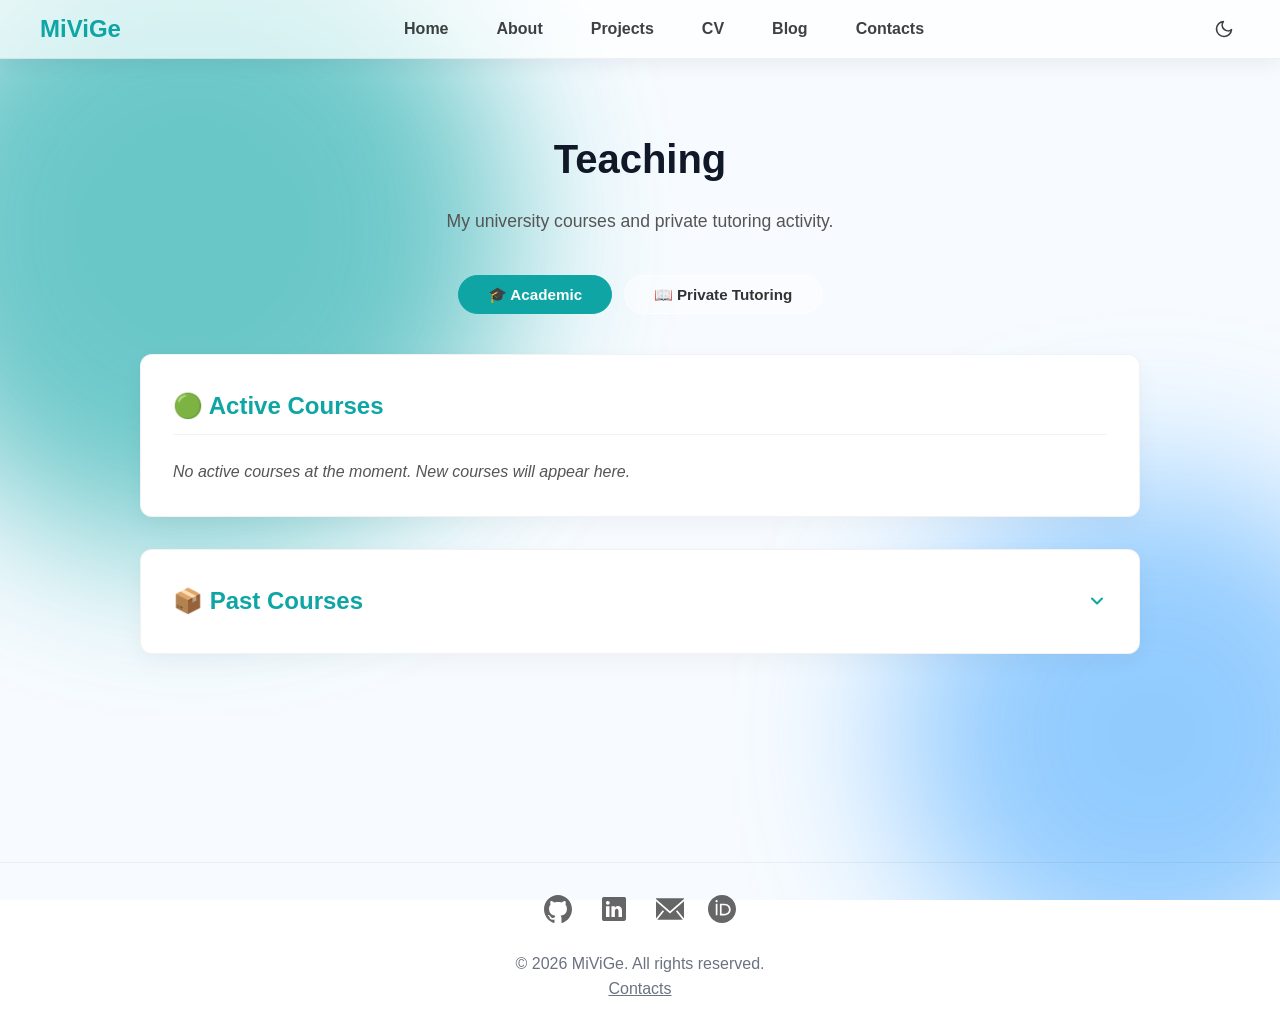
<file: teaching/index.html>
<!DOCTYPE html>
<html lang="en">

<head>
  <meta charset="UTF-8">
  <meta name="viewport" content="width=device-width, initial-scale=1.0">
  <meta name="description" content="Teaching activity of Michele Gentile (MiViGe) - university courses at Sapienza University of Rome and private tutoring.">
  <title>Teaching | MiViGe</title>

  <!-- Open Graph / Twitter Card -->
  <meta property="og:type" content="website">
  <meta property="og:title" content="Teaching | MiViGe">
  <meta property="og:description" content="University courses at Sapienza University of Rome and private tutoring.">
  <meta property="og:url" content="https://mivige.github.io/teaching/index.html">
  <meta property="og:image" content="https://mivige.github.io/assets/img/profile.jpg">
  <meta name="twitter:card" content="summary">
  <meta name="twitter:title" content="Teaching | MiViGe">
  <meta name="twitter:description" content="University courses at Sapienza University of Rome and private tutoring.">
  <meta name="twitter:image" content="https://mivige.github.io/assets/img/profile.jpg">

  <script>
    // Apply the saved (or system) theme before CSS loads to avoid a flash
    (function () {
      var theme = localStorage.getItem('theme')
        || (window.matchMedia('(prefers-color-scheme: dark)').matches ? 'dark' : 'light');
      document.documentElement.setAttribute('data-theme', theme);
    })();
  </script>

  <link rel="icon" type="image/x-icon" href="/assets/img/icons/favicon.ico">

  <link rel="stylesheet" href="/assets/css/style.css">
  <link rel="stylesheet" href="/assets/css/layout.css">
  <link rel="stylesheet" href="/assets/css/components.css">
  <link rel="stylesheet" href="/assets/css/teaching.css">
</head>

<body>
  <div class="background-animation">
    <div class="orb orb-1"></div>
    <div class="orb orb-2"></div>
  </div>

  <div id="header-placeholder"></div>
  <noscript>
    <nav style="text-align: center; padding: 1.5rem 1rem 0;">
      <a href="/index.html">Home</a> &middot;
      <a href="/about.html">About</a> &middot;
      <a href="/project.html">Projects</a> &middot;
      <a href="/cv.html">CV</a> &middot;
      <a href="/blog/index.html">Blog</a> &middot;
      <a href="/contact.html">Contacts</a>
    </nav>
  </noscript>

  <main style="padding-top: 100px; padding-bottom: 80px; overflow-x: hidden;">

    <section class="teaching-section">
      <h1 style="text-align: center; margin-bottom: 1rem; color: var(--text-strong);">Teaching</h1>
      <p style="text-align: center; font-size: 1.1rem; color: var(--text-soft); max-width: 600px; margin: 0 auto 2.5rem;">
        My university courses and private tutoring activity.
      </p>

      <!-- Academic / Private switch -->
      <div class="teaching-tabs" role="tablist">
        <button class="tab-btn active" id="tab-btn-academic" data-tab="academic" role="tab" aria-selected="true" aria-controls="tab-academic">🎓 Academic</button>
        <button class="tab-btn" id="tab-btn-private" data-tab="private" role="tab" aria-selected="false" aria-controls="tab-private">📖 Private Tutoring</button>
      </div>

      <!-- Academic -->
      <div id="tab-academic" class="tab-panel active" role="tabpanel" aria-labelledby="tab-btn-academic">

        <div class="teaching-card">
          <h3>🟢 Active Courses</h3>
          <p style="color: var(--text-soft); font-style: italic; margin-bottom: 0;">
            No active courses at the moment. New courses will appear here.
          </p>
        </div>

        <details class="teaching-card">
          <summary>
            <h3>📦 Past Courses</h3>
            <span class="dropdown-arrow" aria-hidden="true">
              <svg xmlns="http://www.w3.org/2000/svg" width="20" height="20" viewBox="0 0 24 24" fill="none" stroke="currentColor" stroke-width="2.5" stroke-linecap="round" stroke-linejoin="round">
                <polyline points="6 9 12 15 18 9"></polyline>
              </svg>
            </span>
          </summary>
          <div class="lessons-list">
            <a class="lesson-row course-row" href="/teaching/mdp2526.html">
              <span class="course-title">Metodologie di Programmazione</span>
              <span class="course-meta">A.Y. 2025-2026</span>
              <span class="course-meta">Sapienza University of Rome</span>
            </a>
          </div>
        </details>

      </div>

      <!-- Private tutoring -->
      <div id="tab-private" class="tab-panel" role="tabpanel" aria-labelledby="tab-btn-private">

        <div class="teaching-card">
          <h3>📖 Private Tutoring</h3>
          <p style="color: var(--text-soft); font-style: italic; margin-bottom: 0;">
            Section in preparation, a description of my private tutoring will appear here soon.
          </p>
          <!-- TODO: description from SuperProf
          <p style="color: var(--text);">...</p>
          -->
        </div>

        <div class="teaching-card">
          <h3>⭐ Reviews</h3>

          <div class="news-item">
            <span class="news-date">Cinelli - ⭐⭐⭐⭐⭐</span>
            <div class="news-content">
              "Perfect! He's a serious, professional, and knowledgeable guy. You can tell he really cares about what he does and puts effort and passion into teaching computer science. He explains clearly and adapts to the student's needs. I definitely recommend him!"
            </div>
          </div>

          <div class="news-item">
            <span class="news-date">Samuele - ⭐⭐⭐⭐⭐</span>
            <div class="news-content">
              "He's very knowledgeable, patient, and helpful. He helped me understand topics I'd previously found difficult, explaining them simply and clearly. He was always punctual and professional during tutoring sessions. Thanks to his support, I gained more confidence and achieved excellent results. I highly recommend him to anyone looking for a competent teacher."
            </div>
          </div>

          <div class="news-item">
            <span class="news-date">Donatella - ⭐⭐⭐⭐⭐</span>
            <div class="news-content">
              "Extremely helpful. Professional and with excellent knowledge and expertise in technical subjects. He accommodates all needs, including organizational needs regarding appointments. He's excellent at explaining and meticulous. My son has improved his grades in computer science and achieved excellent grades in other technical subjects. I highly recommend him, he's very capable. I discovered him on the platform at a time of great need, and he immediately agreed to support my son throughout the school year."
            </div>
          </div>
          
          <div class="news-item">
            <span class="news-date">Giulia - ⭐⭐⭐⭐⭐</span>
            <div class="news-content">
              "My friend and I had a great experience with Michele. We only did 4 lessons and ended up passing a
              computer science exam with 25 and 24 (out of 30), after having failed it before. What can I say, he
              worked a miracle!"
            </div>
          </div>

          <div class="news-item">
            <span class="news-date">Lisa - ⭐⭐⭐⭐⭐</span>
            <div class="news-content">
              "Thanks to his help I passed my computer science exam with excellent grades. He has a practical and
              effective teaching method, straight to the point. Professional and always available."
            </div>
          </div>

          <p style="color: var(--muted); font-size: 0.85rem; font-style: italic; margin: 1rem 0 0;">
            Reviews translated from Italian. From
            <a href="https://www.superprof.it" target="_blank">superprof.it</a>.
          </p>
        </div>

        <!-- Contact CTA -->
        <div class="contact-band" style="margin-top: 3rem;">
          <h2>Get in Touch</h2>
          <p>Interested in private lessons? I'd be happy to hear from you.</p>
          <div class="cta-container" style="display: flex; gap: 1rem; justify-content: center; flex-wrap: wrap; margin-top: 0;">
            <a href="mailto:michele.gentile2604@gmail.com" class="cta-button">
              Email Me
            </a>
            <a href="/contact.html" class="cta-button alt">
              All Contacts
            </a>
          </div>
        </div>

      </div>

    </section>

  </main>

  <div id="footer-placeholder"></div>

  <script src="/assets/js/main.js"></script>
  <script>
    // Academic / Private tab switching
    document.querySelectorAll('.tab-btn').forEach(btn => {
      btn.addEventListener('click', () => {
        document.querySelectorAll('.tab-btn').forEach(b => {
          b.classList.remove('active');
          b.setAttribute('aria-selected', 'false');
        });
        document.querySelectorAll('.tab-panel').forEach(p => p.classList.remove('active'));
        btn.classList.add('active');
        btn.setAttribute('aria-selected', 'true');
        document.getElementById('tab-' + btn.dataset.tab).classList.add('active');
      });
    });
  </script>
  <!-- Cloudflare Web Analytics -->
  <script defer src='https://static.cloudflareinsights.com/beacon.min.js'
    data-cf-beacon='{"token": "1e469c717a004f1fa8ff47b44364a917"}'></script>
</body>

</html>
</file>
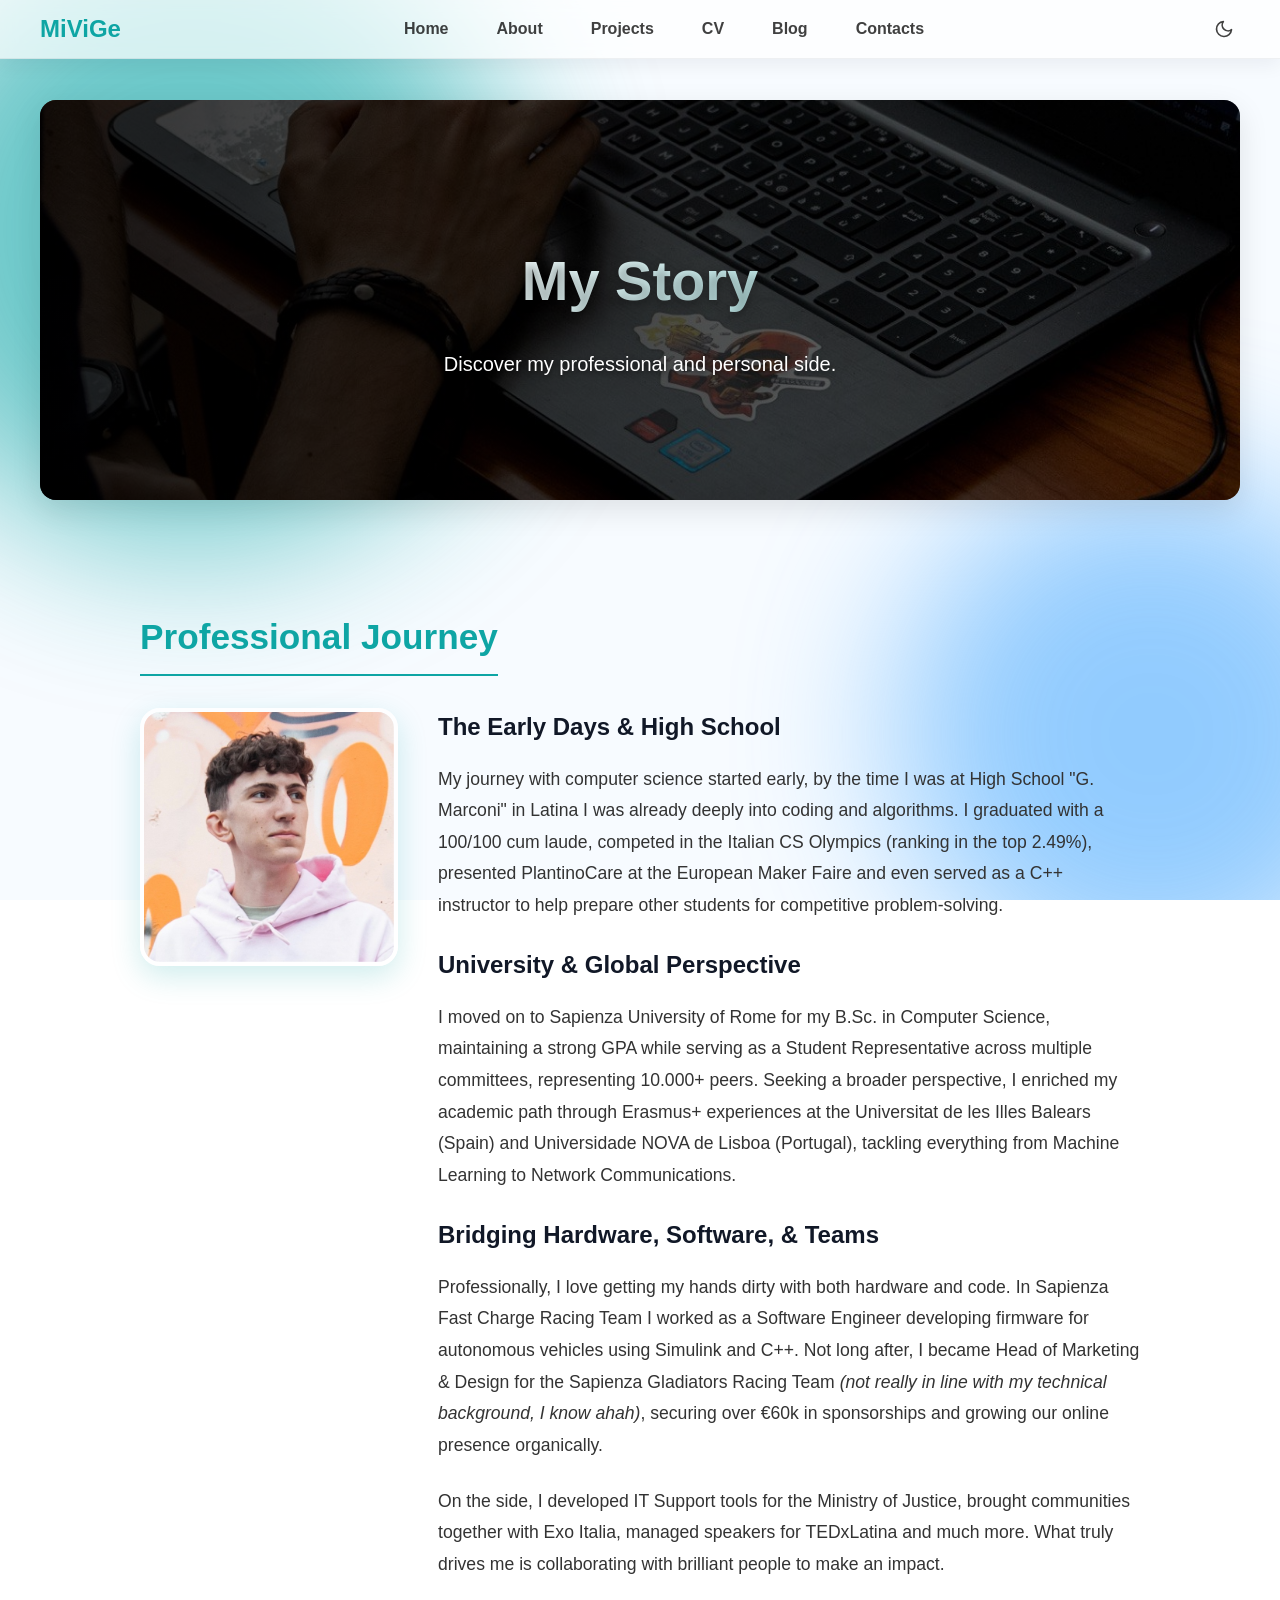
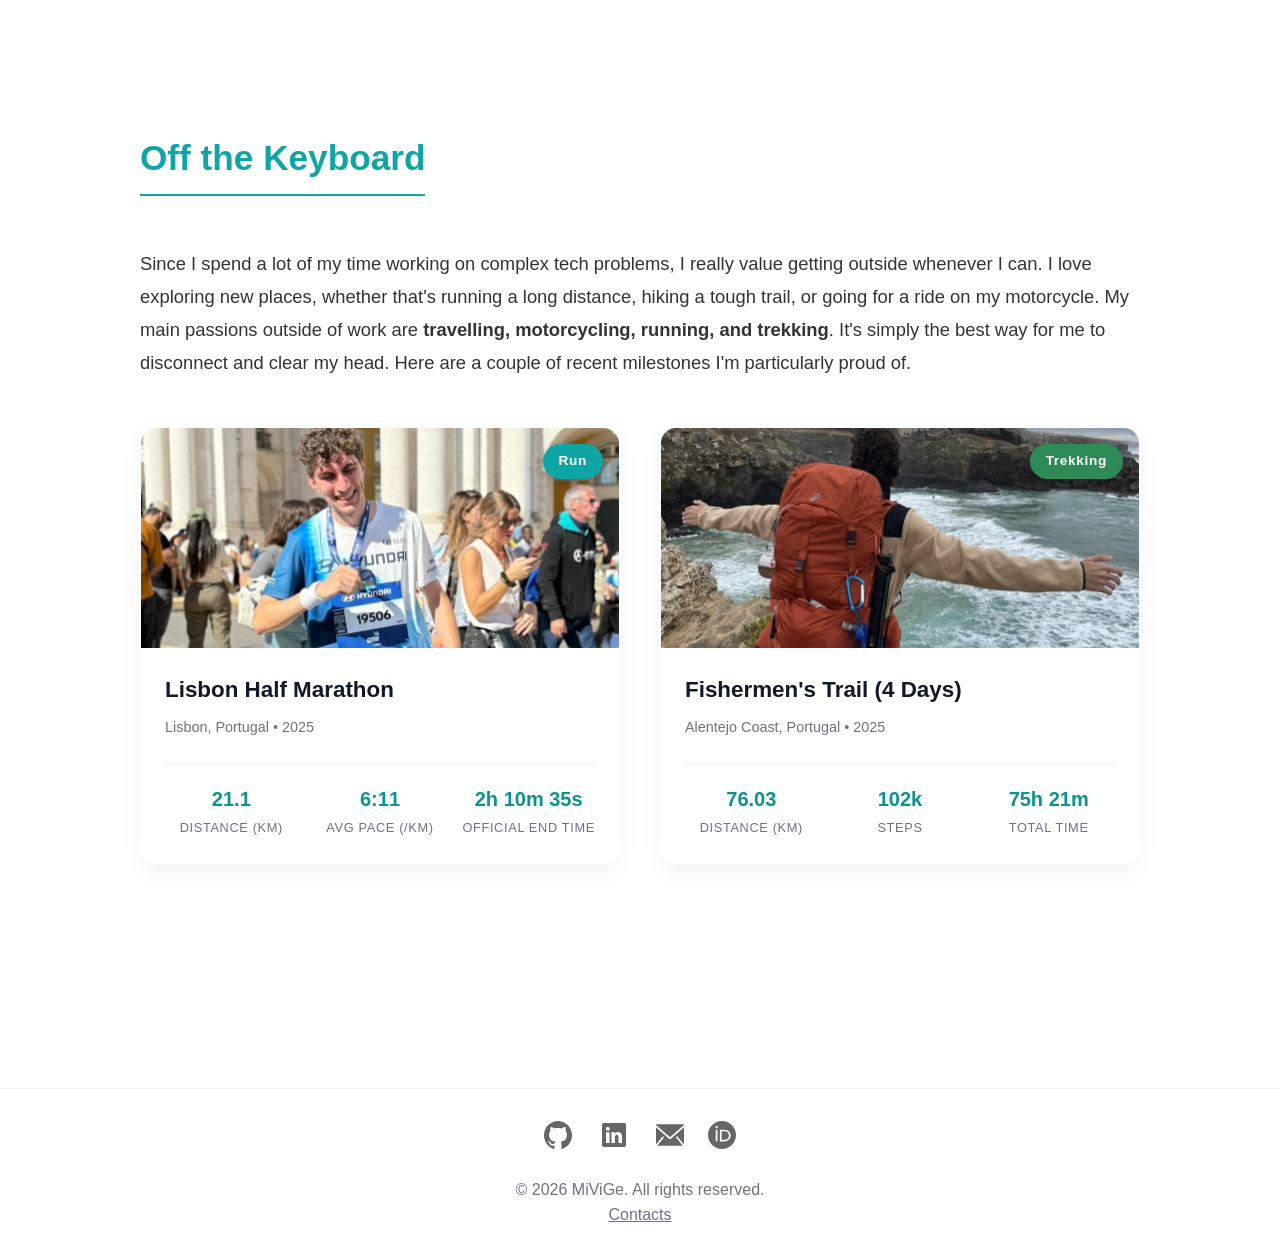
<file: about.html>
<!DOCTYPE html>
<html lang="en">
<head>
  <meta charset="UTF-8">
  <meta name="viewport" content="width=device-width, initial-scale=1.0">
  <meta name="description" content="About Michele Gentile (MiViGe) - my journey from high school coding competitions to Sapienza University, racing teams, teaching, and life off the keyboard.">
  <title>About Me | MiViGe</title>

  <!-- Open Graph / Twitter Card -->
  <meta property="og:type" content="profile">
  <meta property="og:title" content="About Me | MiViGe">
  <meta property="og:description" content="My journey from high school coding competitions to Sapienza University, racing teams, teaching, and life off the keyboard.">
  <meta property="og:url" content="https://mivige.github.io/about.html">
  <meta property="og:image" content="https://mivige.github.io/assets/img/profile.jpg">
  <meta name="twitter:card" content="summary">
  <meta name="twitter:title" content="About Me | MiViGe">
  <meta name="twitter:description" content="My journey from high school coding competitions to Sapienza University, racing teams, teaching, and life off the keyboard.">
  <meta name="twitter:image" content="https://mivige.github.io/assets/img/profile.jpg">

  <script>
    // Apply the saved (or system) theme before CSS loads to avoid a flash
    (function () {
      var theme = localStorage.getItem('theme')
        || (window.matchMedia('(prefers-color-scheme: dark)').matches ? 'dark' : 'light');
      document.documentElement.setAttribute('data-theme', theme);
    })();
  </script>

  <link rel="icon" type="image/x-icon" href="/assets/img/icons/favicon.ico">

  <link rel="stylesheet" href="/assets/css/style.css">
  <link rel="stylesheet" href="/assets/css/layout.css">
  <link rel="stylesheet" href="/assets/css/components.css">
  <link rel="stylesheet" href="/assets/css/about.css">
  
  <link href="https://unpkg.com/aos@2.3.1/dist/aos.css" rel="stylesheet">
</head>
<body>
  <div class="background-animation">
    <div class="orb orb-1"></div>
    <div class="orb orb-2"></div>
  </div>

  <div id="header-placeholder"></div>
  <noscript>
    <nav style="text-align: center; padding: 1.5rem 1rem 0;">
      <a href="/index.html">Home</a> &middot;
      <a href="/about.html">About</a> &middot;
      <a href="/project.html">Projects</a> &middot;
      <a href="/cv.html">CV</a> &middot;
      <a href="/blog/index.html">Blog</a> &middot;
      <a href="/contact.html">Contacts</a>
    </nav>
  </noscript>

  <main style="padding-top: 100px; padding-bottom: 80px; overflow-x: hidden;">
    
    <!-- Hero Banner Section -->
    <section class="about-section" data-aos="fade-up" style="max-width: 1200px;">
      <div class="about-hero">
        <img src="/assets/img/banner.jpg" alt="Michele Gentile at the PC" class="about-hero-img">
        <div class="about-hero-overlay"></div>
        <div class="about-hero-content">
          <h1>My Story</h1>
          <p>Discover my professional and personal side.</p>
        </div>
      </div>
    </section>

    <!-- Professional Section -->
    <section class="about-section" data-aos="fade-up">
      <h2 class="about-section-title">Professional Journey</h2>
      
      <div class="profile-story-container">
        <div class="profile-story-img-wrapper" data-aos="fade-right" data-aos-delay="100">
          <img src="/assets/img/profile.jpg" alt="Michele Gentile Profile Picture" class="profile-story-img" loading="lazy">
        </div>
        
        <div class="profile-story-text" data-aos="fade-left" data-aos-delay="200">
          <h3>The Early Days & High School</h3>
          <p>My journey with computer science started early, by the time I was at High School "G. Marconi" in Latina I was already deeply into coding and algorithms. I graduated with a 100/100 cum laude, competed in the Italian CS Olympics (ranking in the top 2.49%), presented PlantinoCare at the European Maker Faire and even served as a C++ instructor to help prepare other students for competitive problem-solving.</p>
          
          <h3>University & Global Perspective</h3>
          <p>I moved on to Sapienza University of Rome for my B.Sc. in Computer Science, maintaining a strong GPA while serving as a Student Representative across multiple committees, representing 10.000+ peers. Seeking a broader perspective, I enriched my academic path through Erasmus+ experiences at the Universitat de les Illes Balears (Spain) and Universidade NOVA de Lisboa (Portugal), tackling everything from Machine Learning to Network Communications.</p>

          <h3>Bridging Hardware, Software, & Teams</h3>
          <p>Professionally, I love getting my hands dirty with both hardware and code. In Sapienza Fast Charge Racing Team I worked as a Software Engineer developing firmware for autonomous vehicles using Simulink and C++. Not long after, I became Head of Marketing & Design for the Sapienza Gladiators Racing Team <i>(not really in line with my technical background, I know ahah)</i>, securing over €60k in sponsorships and growing our online presence organically.</p>

          <p>On the side, I developed IT Support tools for the Ministry of Justice, brought communities together with Exo Italia, managed speakers for TEDxLatina and much more. What truly drives me is collaborating with brilliant people to make an impact.</p>
        </div>
      </div>
    </section>

    <!-- Personal & Hobbies Section -->
    <section class="about-section" data-aos="fade-right" style="margin-top: 6rem;">
      <h2 class="about-section-title">Off the Keyboard</h2>
      
      <p class="hobbies-intro">
        Since I spend a lot of my time working on complex tech problems, I really value getting outside whenever I can. I love exploring new places, whether that's running a long distance, hiking a tough trail, or going for a ride on my motorcycle. My main passions outside of work are <strong>travelling, motorcycling, running, and trekking</strong>. It's simply the best way for me to disconnect and clear my head. Here are a couple of recent milestones I'm particularly proud of.
      </p>

      <div class="strava-grid">
        
        <!-- Running Card -->
        <article class="strava-card" data-aos="zoom-in" data-aos-delay="100">
          <div class="strava-img-container">
            <img src="/assets/img/running.jpg" alt="Running the Half Marathon" class="strava-img" loading="lazy">
            <span class="strava-type-badge">
              Run
            </span>
          </div>
          <div class="strava-content">
            <h3 class="strava-title">Lisbon Half Marathon</h3>
            <div class="strava-date">Lisbon, Portugal • 2025</div>
            
            <div class="strava-stats">
              <div class="strava-stat-item">
                <span class="strava-stat-value">21.1</span>
                <span class="strava-stat-label">Distance (km)</span>
              </div>
              <div class="strava-stat-item">
                <span class="strava-stat-value">6:11</span>
                <span class="strava-stat-label">Avg Pace (/km)</span>
              </div>
              <div class="strava-stat-item">
                <span class="strava-stat-value">2h 10m 35s</span>
                <span class="strava-stat-label">Official End Time</span>
              </div>
            </div>
          </div>
        </article>

        <!-- Trekking Card -->
        <article class="strava-card" data-aos="zoom-in" data-aos-delay="200">
          <div class="strava-img-container">
            <img src="/assets/img/trekking.jpg" alt="Trekking the Fishermen's Trail" class="strava-img" loading="lazy">
            <span class="strava-type-badge" style="background: #2E8B57;">
              Trekking
            </span>
          </div>
          <div class="strava-content">
            <h3 class="strava-title">Fishermen's Trail (4 Days)</h3>
            <div class="strava-date">Alentejo Coast, Portugal • 2025</div>
            
            <div class="strava-stats">
              <div class="strava-stat-item">
                <span class="strava-stat-value">76.03</span>
                <span class="strava-stat-label">Distance (km)</span>
              </div>
              <div class="strava-stat-item">
                <span class="strava-stat-value">102k</span>
                <span class="strava-stat-label">Steps</span>
              </div>
              <div class="strava-stat-item">
                <span class="strava-stat-value">75h 21m</span>
                <span class="strava-stat-label">Total Time</span>
              </div>
            </div>
          </div>
        </article>

      </div>
    </section>

  </main>

  <div id="footer-placeholder"></div>

  <script src="/assets/js/main.js"></script>
  <script src="https://unpkg.com/aos@2.3.1/dist/aos.js"></script>
  <script>
    AOS.init({
      duration: 800,
      once: true,
    });
  </script>
  <!-- Cloudflare Web Analytics -->
  <script defer src='https://static.cloudflareinsights.com/beacon.min.js' data-cf-beacon='{"token": "1e469c717a004f1fa8ff47b44364a917"}'></script>
</body>
</html>
</file>
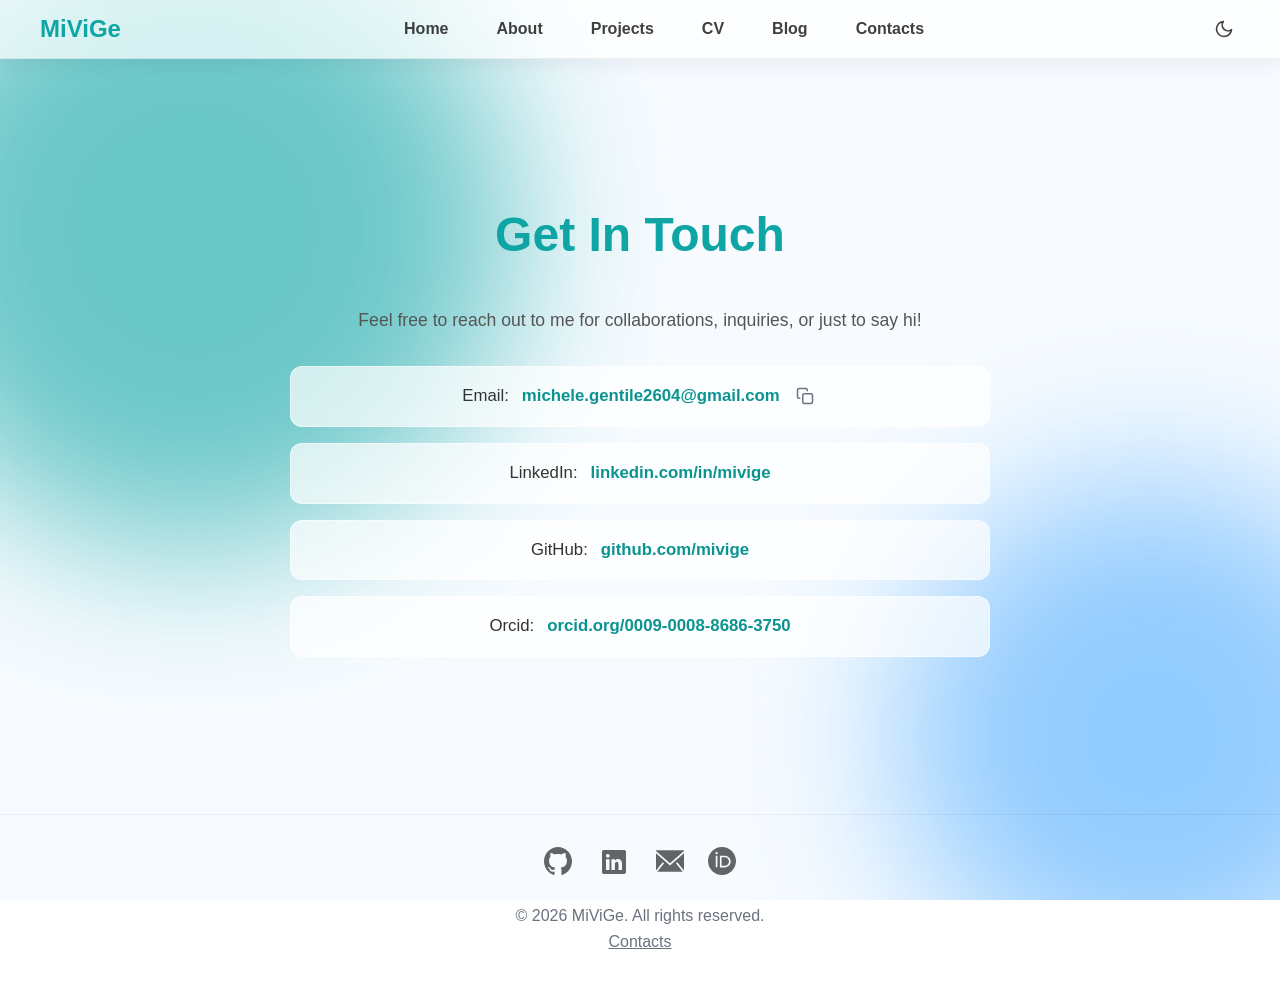
<file: contact.html>
<!DOCTYPE html>
<html lang="en">
<head>
  <meta charset="UTF-8">
  <meta name="viewport" content="width=device-width, initial-scale=1.0">
  <meta name="description" content="Get in touch with Michele Gentile (MiViGe) - email, LinkedIn, GitHub and ORCID.">
  <title>Contacts | MiViGe</title>

  <!-- Open Graph / Twitter Card -->
  <meta property="og:type" content="website">
  <meta property="og:title" content="Contacts | MiViGe">
  <meta property="og:description" content="Get in touch with Michele Gentile (MiViGe) - email, LinkedIn, GitHub and ORCID.">
  <meta property="og:url" content="https://mivige.github.io/contact.html">
  <meta property="og:image" content="https://mivige.github.io/assets/img/profile.jpg">
  <meta name="twitter:card" content="summary">
  <meta name="twitter:title" content="Contacts | MiViGe">
  <meta name="twitter:description" content="Get in touch with Michele Gentile (MiViGe) - email, LinkedIn, GitHub and ORCID.">
  <meta name="twitter:image" content="https://mivige.github.io/assets/img/profile.jpg">

  <script>
    // Apply the saved (or system) theme before CSS loads to avoid a flash
    (function () {
      var theme = localStorage.getItem('theme')
        || (window.matchMedia('(prefers-color-scheme: dark)').matches ? 'dark' : 'light');
      document.documentElement.setAttribute('data-theme', theme);
    })();
  </script>

  <link rel="icon" type="image/x-icon" href="/assets/img/icons/favicon.ico">

  <link rel="stylesheet" href="/assets/css/style.css">
  <link rel="stylesheet" href="/assets/css/layout.css">
  <link rel="stylesheet" href="/assets/css/components.css">
  
  <!-- Animation Library -->
  <link href="https://unpkg.com/aos@2.3.1/dist/aos.css" rel="stylesheet">
</head>
<body>
  <!-- Background Animation -->
  <div class="background-animation">
    <div class="orb orb-1"></div>
    <div class="orb orb-2"></div>
  </div>

  <div id="header-placeholder"></div>
  <noscript>
    <nav style="text-align: center; padding: 1.5rem 1rem 0;">
      <a href="/index.html">Home</a> &middot;
      <a href="/about.html">About</a> &middot;
      <a href="/project.html">Projects</a> &middot;
      <a href="/cv.html">CV</a> &middot;
      <a href="/blog/index.html">Blog</a> &middot;
      <a href="/contact.html">Contacts</a>
    </nav>
  </noscript>

  <!-- Main Content -->
  <main style="min-height: 70vh; padding-top: 120px; display: flex; flex-direction: column; justify-content: center; overflow-x: hidden;">
    <section id="contact" data-aos="fade-up" style="padding-top: 0; width: 100%; max-width: 800px; margin: 0 auto; box-sizing: border-box;">
      <h1 style="text-align: center; font-size: 3rem; margin-bottom: 2rem; color: var(--primary);">Get In Touch</h1>
      <p style="text-align: center; margin-bottom: 2rem; font-size: 1.1rem; color: var(--text-soft);">
        Feel free to reach out to me for collaborations, inquiries, or just to say hi!
      </p>

      <ul class="contact-list">
        <li>
          <span>Email:</span> <a href="mailto:michele.gentile2604@gmail.com">michele.gentile2604@gmail.com</a>
          <button class="copy-btn" onclick="copyEmail()" title="Copy email address" aria-label="Copy email address">
            <svg xmlns="http://www.w3.org/2000/svg" width="18" height="18" viewBox="0 0 24 24" fill="none" stroke="currentColor" stroke-width="2" stroke-linecap="round" stroke-linejoin="round"><rect x="9" y="9" width="13" height="13" rx="2" ry="2"></rect><path d="M5 15H4a2 2 0 0 1-2-2V4a2 2 0 0 1 2-2h9a2 2 0 0 1 2 2v1"></path></svg>
          </button>
        </li>
        <li><span>LinkedIn:</span> <a href="https://www.linkedin.com/in/mivige" target="_blank">linkedin.com/in/mivige</a></li>
        <li><span>GitHub:</span> <a href="https://github.com/mivige" target="_blank">github.com/mivige</a></li>
        <li><span>Orcid:</span> <a href="https://orcid.org/0009-0008-8686-3750" target="_blank">orcid.org/0009-0008-8686-3750</a></li>
      </ul>
    </section>
  </main>

  <div id="footer-placeholder"></div>

  <!-- Scripts -->
  <script src="/assets/js/main.js"></script>
  <script src="https://unpkg.com/aos@2.3.1/dist/aos.js"></script>
  <script>
    AOS.init({
      duration: 800,
      once: true,
    });

    function copyEmail() {
      navigator.clipboard.writeText('michele.gentile2604@gmail.com').then(() => {
        const btn = document.querySelector('.copy-btn');
        const originalIcon = btn.innerHTML;
        // Checkmark icon
        btn.innerHTML = '<svg xmlns="http://www.w3.org/2000/svg" width="18" height="18" viewBox="0 0 24 24" fill="none" stroke="currentColor" stroke-width="2" stroke-linecap="round" stroke-linejoin="round"><polyline points="20 6 9 17 4 12"></polyline></svg>';
        btn.style.color = 'var(--primary)';
        
        setTimeout(() => {
          btn.innerHTML = originalIcon;
          btn.style.color = '';
        }, 2000);
      });
    }
  </script>
  <!-- Cloudflare Web Analytics -->
  <script defer src='https://static.cloudflareinsights.com/beacon.min.js'
    data-cf-beacon='{"token": "1e469c717a004f1fa8ff47b44364a917"}'></script>
</body>
</html>
</file>
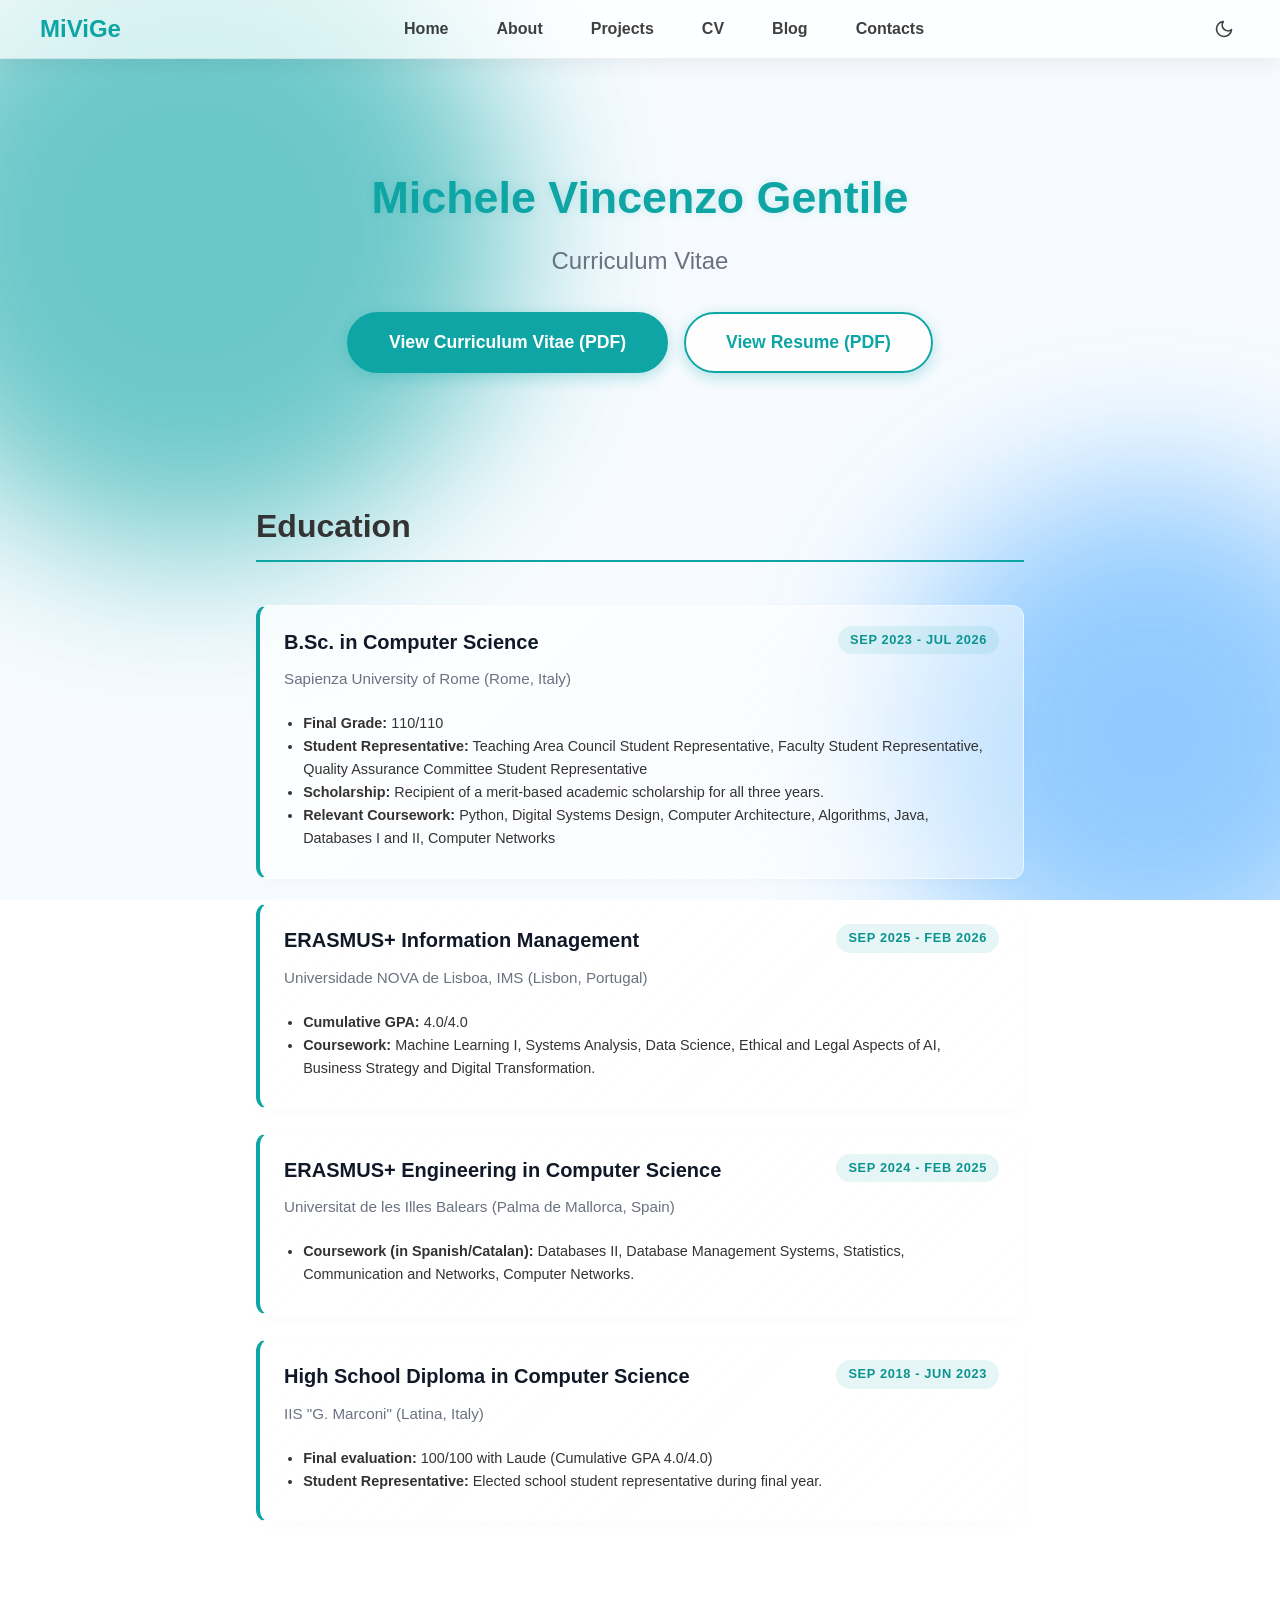
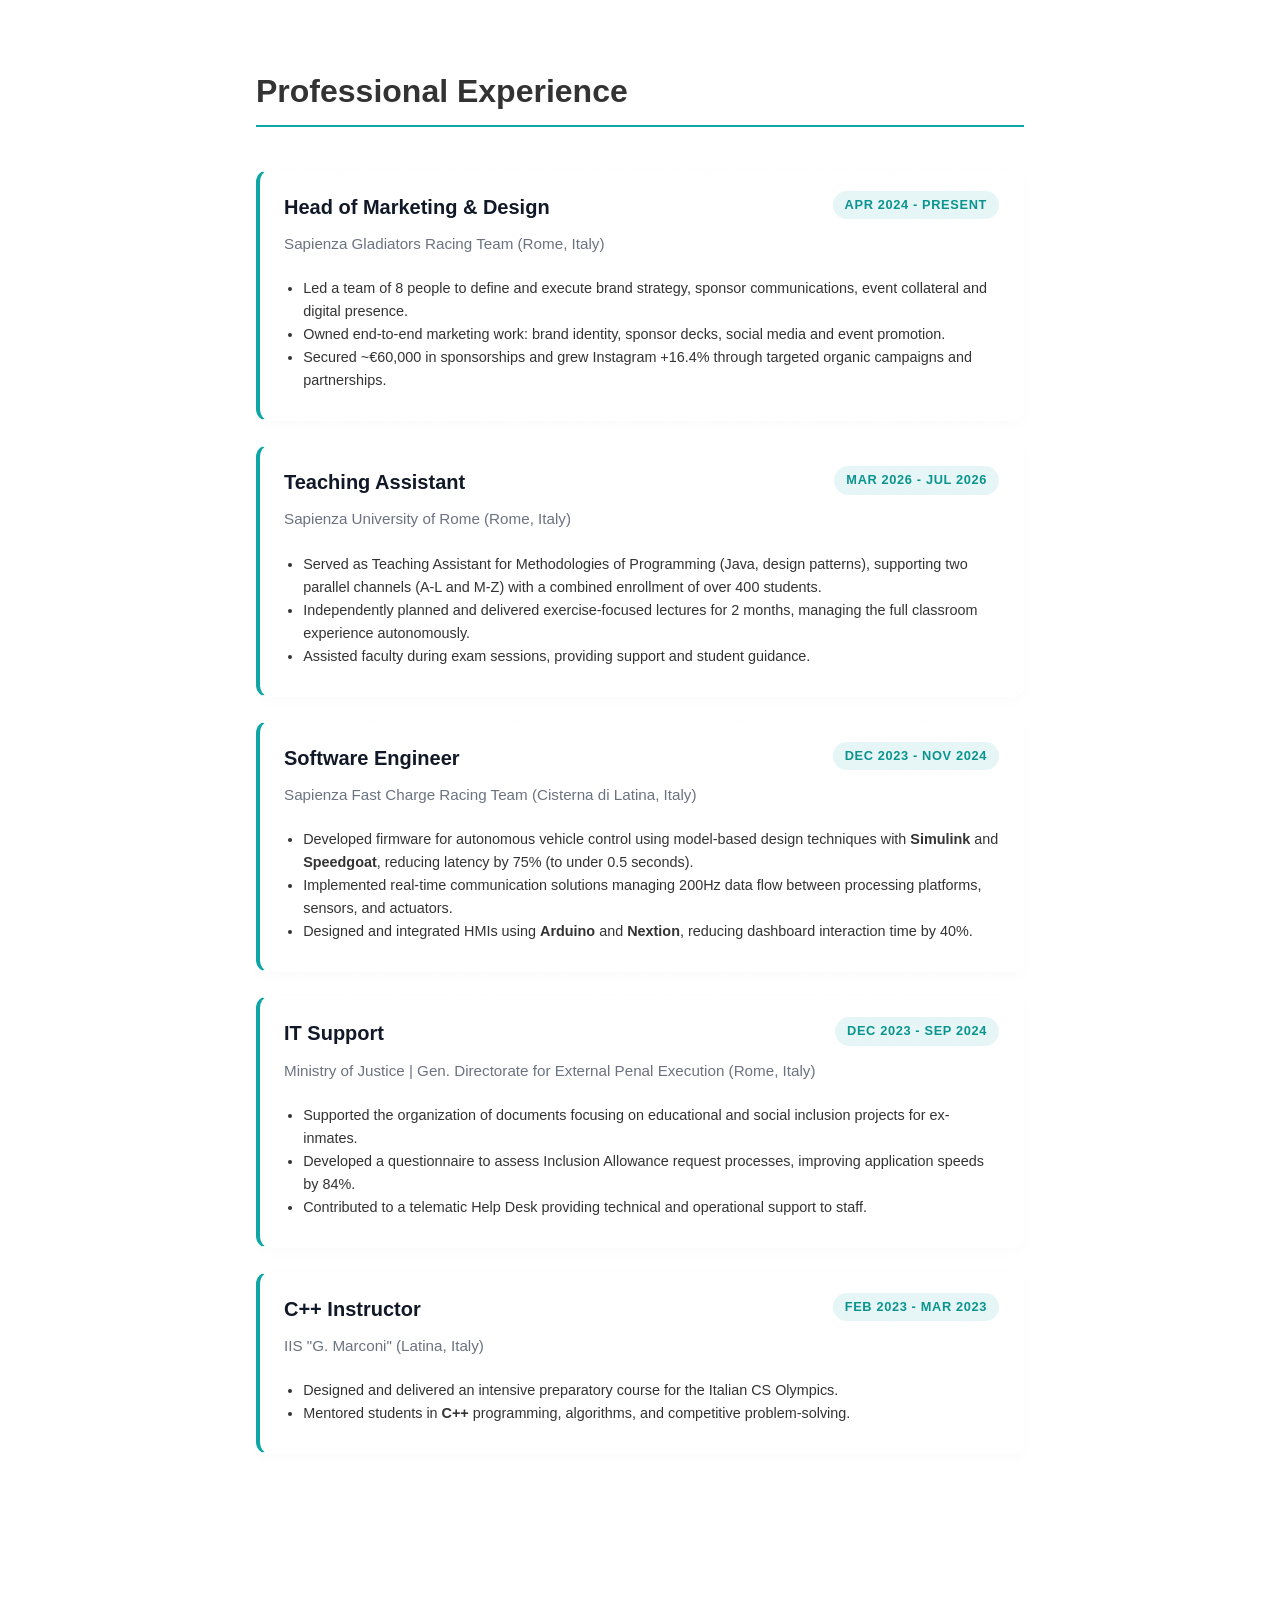
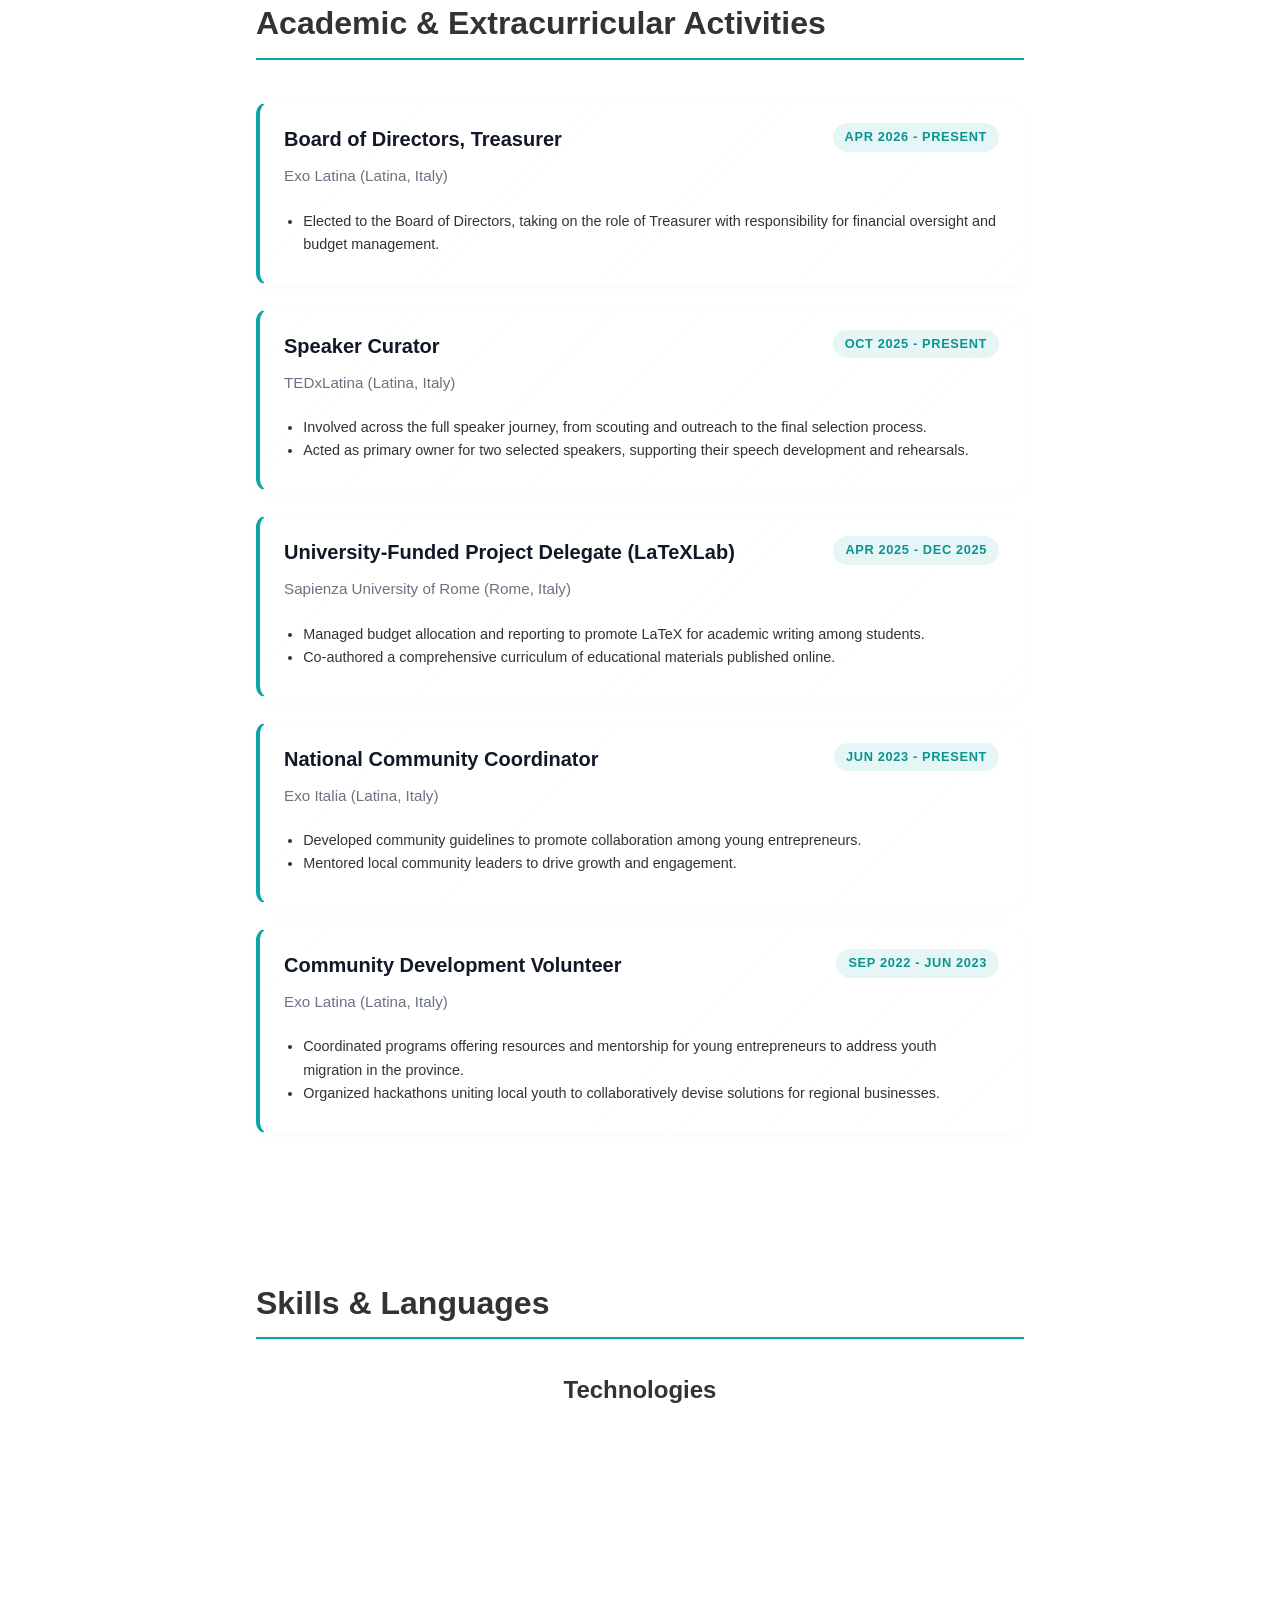
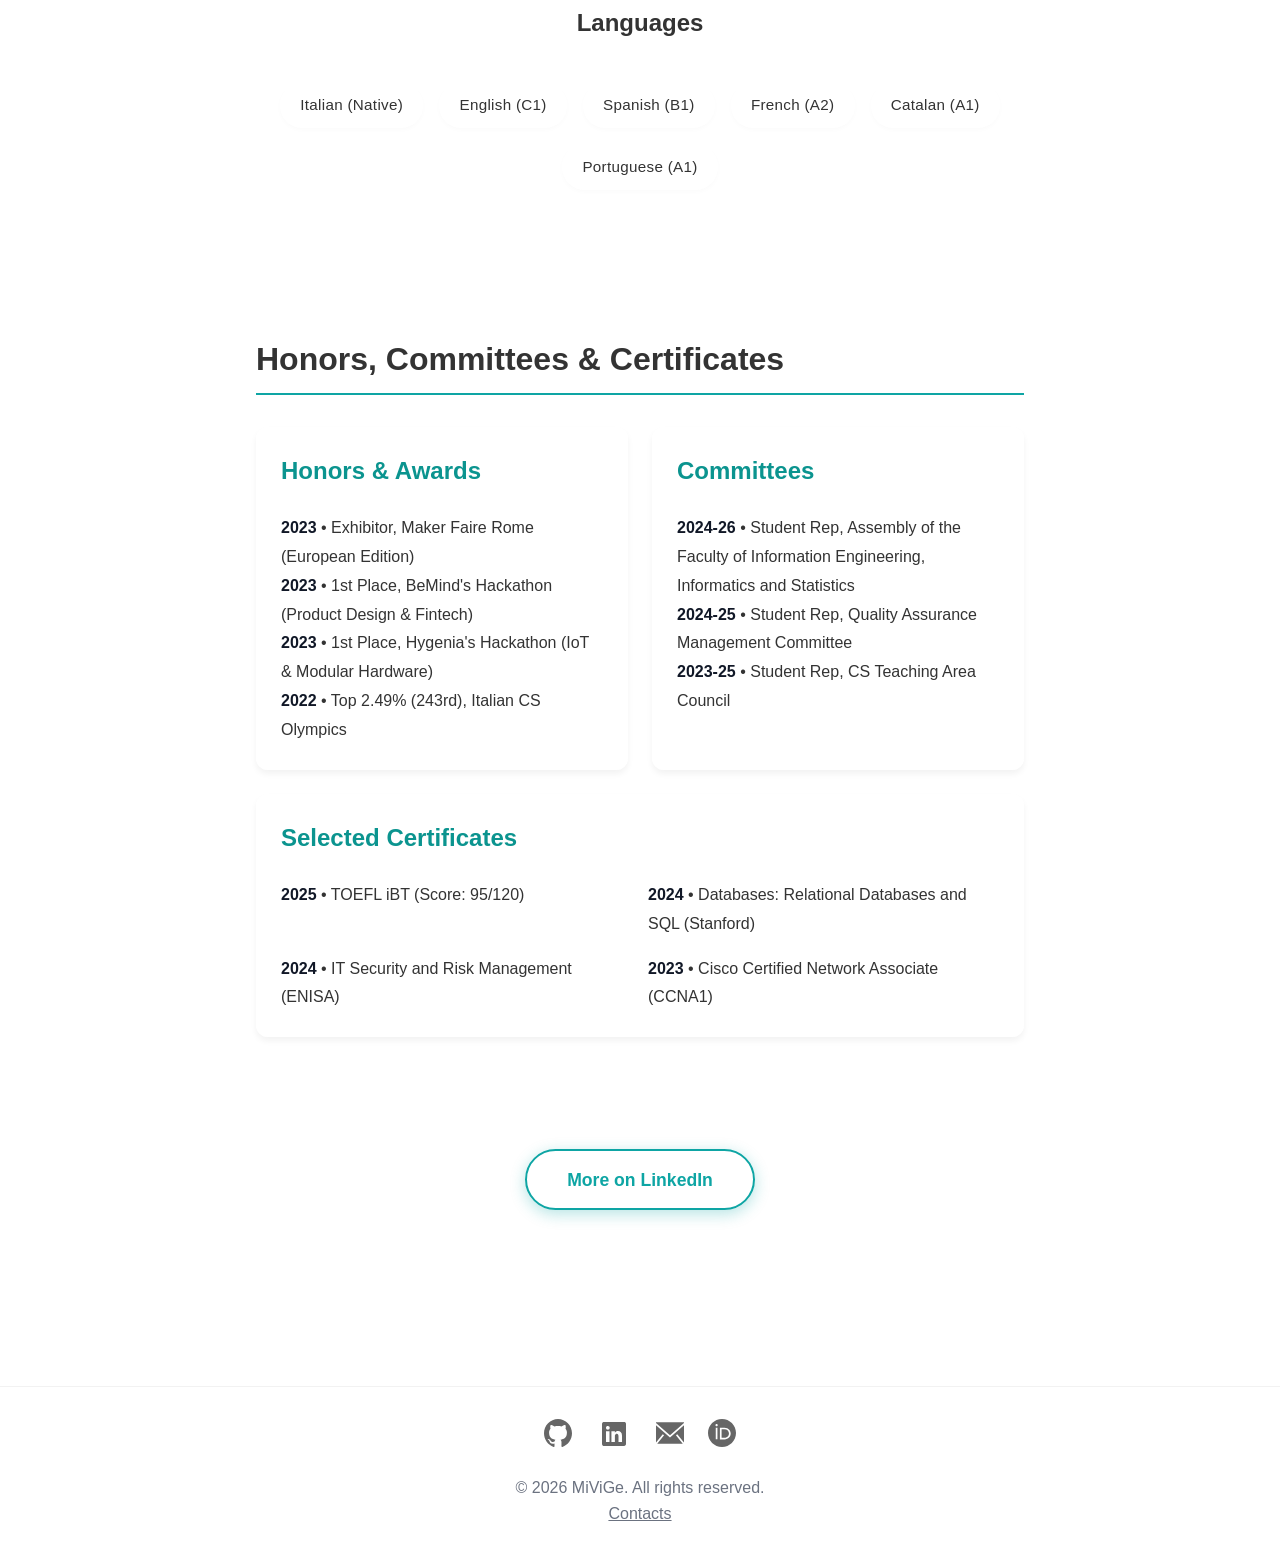
<file: cv.html>
<!DOCTYPE html>
<html lang="en">

<head>
  <meta charset="UTF-8">
  <meta name="viewport" content="width=device-width, initial-scale=1.0">
  <meta name="description" content="Curriculum Vitae of Michele Vincenzo Gentile: B.Sc. Computer Science at Sapienza University of Rome, Erasmus+ experiences, teaching, racing teams and software engineering roles.">
  <title>Curriculum Vitae | MiViGe</title>

  <!-- Open Graph / Twitter Card -->
  <meta property="og:type" content="profile">
  <meta property="og:title" content="Curriculum Vitae | MiViGe">
  <meta property="og:description" content="B.Sc. Computer Science at Sapienza University of Rome, Erasmus+ experiences, teaching, racing teams and software engineering roles.">
  <meta property="og:url" content="https://mivige.github.io/cv.html">
  <meta property="og:image" content="https://mivige.github.io/assets/img/profile.jpg">
  <meta name="twitter:card" content="summary">
  <meta name="twitter:title" content="Curriculum Vitae | MiViGe">
  <meta name="twitter:description" content="B.Sc. Computer Science at Sapienza University of Rome, Erasmus+ experiences, teaching, racing teams and software engineering roles.">
  <meta name="twitter:image" content="https://mivige.github.io/assets/img/profile.jpg">

  <script>
    // Apply the saved (or system) theme before CSS loads to avoid a flash
    (function () {
      var theme = localStorage.getItem('theme')
        || (window.matchMedia('(prefers-color-scheme: dark)').matches ? 'dark' : 'light');
      document.documentElement.setAttribute('data-theme', theme);
    })();
  </script>

  <link rel="icon" type="image/x-icon" href="/assets/img/icons/favicon.ico">

  <link rel="stylesheet" href="/assets/css/style.css">
  <link rel="stylesheet" href="/assets/css/layout.css">
  <link rel="stylesheet" href="/assets/css/components.css">
  <!-- Interactive Animation Styling -->
  <link href="https://unpkg.com/aos@2.3.1/dist/aos.css" rel="stylesheet">
</head>

<body>
  <div class="background-animation">
    <div class="orb orb-1"></div>
    <div class="orb orb-2"></div>
  </div>

  <div id="header-placeholder"></div>
  <noscript>
    <nav style="text-align: center; padding: 1.5rem 1rem 0;">
      <a href="/index.html">Home</a> &middot;
      <a href="/about.html">About</a> &middot;
      <a href="/project.html">Projects</a> &middot;
      <a href="/cv.html">CV</a> &middot;
      <a href="/blog/index.html">Blog</a> &middot;
      <a href="/contact.html">Contacts</a>
    </nav>
  </noscript>

  <main style="padding-top: 100px; padding-bottom: 80px; overflow-x: hidden;">
    <!-- Headings & Download Actions -->
    <section data-aos="fade-down"
      style="text-align: center; max-width: 800px; margin: 0 auto; padding-top: 2rem; box-sizing: border-box; padding-left: 1rem; padding-right: 1rem;">
      <h1
        style="color: var(--primary); margin-bottom: 0.5rem; font-size: 2.8rem; text-shadow: 0 0 10px rgba(14, 165, 164, 0.2);">
        Michele Vincenzo Gentile</h1>
      <h2 style="color: var(--muted); font-size: 1.5rem; font-weight: 400; margin-top: 0;">Curriculum Vitae</h2>

      <div class="cta-container"
        style="display: flex; gap: 1rem; justify-content: center; flex-wrap: wrap; margin-top: 2rem;">
        <a href="/assets/docs/Gentile_MicheleVincenzo_CurriculumVitae.pdf" target="_blank" class="cta-button">View
          Curriculum Vitae (PDF)</a>
        <a href="/assets/docs/Gentile_MicheleVincenzo_Resume.pdf" target="_blank" class="cta-button alt">View Resume (PDF)</a>
      </div>
    </section>

    <!-- Education Section -->
    <section id="cv-education" data-aos="fade-right"
      style="max-width: 800px; margin: 0 auto; box-sizing: border-box; padding-left: 1rem; padding-right: 1rem;">
      <h2 style="border-bottom: 2px solid var(--primary); padding-bottom: 0.5rem; margin-top: 4rem;">Education</h2>
      <div class="timeline">

        <div class="timeline-item">
          <div class="timeline-content">
            <span class="timeline-date">Sep 2023 - Jul 2026</span>
            <h3>B.Sc. in Computer Science</h3>
            <h4>Sapienza University of Rome (Rome, Italy)</h4>
            <ul style="padding-left: 1.2rem; margin-top: 0.5rem; color: var(--text); line-height: 1.6;">
              <li><strong>Final Grade:</strong> 110/110</li>
              <li><strong>Student Representative:</strong> Teaching Area Council Student Representative, Faculty Student
                Representative, Quality Assurance Committee Student Representative</li>
              <li><strong>Scholarship:</strong> Recipient of a merit‑based academic scholarship for all three years.
              </li>
              <li><strong>Relevant Coursework:</strong> Python, Digital Systems Design, Computer Architecture,
                Algorithms, Java, Databases I and II, Computer Networks</li>
            </ul>
          </div>
        </div>

        <div class="timeline-item">
          <div class="timeline-content">
            <span class="timeline-date">Sep 2025 - Feb 2026</span>
            <h3>ERASMUS+ Information Management</h3>
            <h4>Universidade NOVA de Lisboa, IMS (Lisbon, Portugal)</h4>
            <ul style="padding-left: 1.2rem; margin-top: 0.5rem; color: var(--text); line-height: 1.6;">
              <li><strong>Cumulative GPA:</strong> 4.0/4.0</li>
              <li><strong>Coursework:</strong> Machine Learning I, Systems Analysis, Data Science, Ethical and Legal
                Aspects of AI, Business Strategy and Digital Transformation.</li>
            </ul>
          </div>
        </div>

        <div class="timeline-item">
          <div class="timeline-content">
            <span class="timeline-date">Sep 2024 - Feb 2025</span>
            <h3>ERASMUS+ Engineering in Computer Science</h3>
            <h4>Universitat de les Illes Balears (Palma de Mallorca, Spain)</h4>
            <ul style="padding-left: 1.2rem; margin-top: 0.5rem; color: var(--text); line-height: 1.6;">
              <li><strong>Coursework (in Spanish/Catalan):</strong> Databases II, Database Management Systems,
                Statistics, Communication and Networks, Computer Networks.</li>
            </ul>
          </div>
        </div>

        <div class="timeline-item">
          <div class="timeline-content">
            <span class="timeline-date">Sep 2018 - Jun 2023</span>
            <h3>High School Diploma in Computer Science</h3>
            <h4>IIS "G. Marconi" (Latina, Italy)</h4>
            <ul style="padding-left: 1.2rem; margin-top: 0.5rem; color: var(--text); line-height: 1.6;">
              <li><strong>Final evaluation:</strong> 100/100 with Laude (Cumulative GPA 4.0/4.0)</li>
              <li><strong>Student Representative:</strong> Elected school student representative during final year.</li>
            </ul>
          </div>
        </div>

      </div>
    </section>

    <!-- Experience Section -->
    <section id="cv-experience" data-aos="fade-right"
      style="max-width: 800px; margin: 0 auto; box-sizing: border-box; padding-left: 1rem; padding-right: 1rem;">
      <h2 style="border-bottom: 2px solid var(--primary); padding-bottom: 0.5rem; margin-top: 4rem;">Professional
        Experience</h2>
      <div class="timeline">

        <div class="timeline-item">
          <div class="timeline-content">
            <span class="timeline-date">Apr 2024 - Present</span>
            <h3>Head of Marketing & Design</h3>
            <h4>Sapienza Gladiators Racing Team (Rome, Italy)</h4>
            <ul style="padding-left: 1.2rem; margin-top: 0.5rem; color: var(--text); line-height: 1.6;">
              <li>Led a team of 8 people to define and execute brand strategy, sponsor communications, event collateral
                and digital presence.</li>
              <li>Owned end-to-end marketing work: brand identity, sponsor decks, social media and event promotion.</li>
              <li>Secured ~€60,000 in sponsorships and grew Instagram +16.4% through targeted organic campaigns and
                partnerships.</li>
            </ul>
          </div>
        </div>

        <div class="timeline-item">
          <div class="timeline-content">
            <span class="timeline-date">Mar 2026 - Jul 2026</span>
            <h3>Teaching Assistant</h3>
            <h4>Sapienza University of Rome (Rome, Italy)</h4>
            <ul style="padding-left: 1.2rem; margin-top: 0.5rem; color: var(--text); line-height: 1.6;">
              <li>Served as Teaching Assistant for Methodologies of Programming (Java, design patterns), supporting two parallel channels (A‑L and M‑Z) with a combined enrollment of over 400 students.</li>
              <li>Independently planned and delivered exercise‑focused lectures for 2 months, managing the full classroom experience autonomously.</li>
              <li>Assisted faculty during exam sessions, providing support and student guidance.</li>
            </ul>
          </div>
        </div>

        <div class="timeline-item">
          <div class="timeline-content">
            <span class="timeline-date">Dec 2023 - Nov 2024</span>
            <h3>Software Engineer</h3>
            <h4>Sapienza Fast Charge Racing Team (Cisterna di Latina, Italy)</h4>
            <ul style="padding-left: 1.2rem; margin-top: 0.5rem; color: var(--text); line-height: 1.6;">
              <li>Developed firmware for autonomous vehicle control using model-based design techniques with
                <strong>Simulink</strong> and <strong>Speedgoat</strong>, reducing latency by 75% (to under 0.5
                seconds).
              </li>
              <li>Implemented real-time communication solutions managing 200Hz data flow between processing platforms,
                sensors, and actuators.</li>
              <li>Designed and integrated HMIs using <strong>Arduino</strong> and <strong>Nextion</strong>, reducing
                dashboard interaction time by 40%.</li>
            </ul>
          </div>
        </div>

        <div class="timeline-item">
          <div class="timeline-content">
            <span class="timeline-date">Dec 2023 - Sep 2024</span>
            <h3>IT Support</h3>
            <h4>Ministry of Justice | Gen. Directorate for External Penal Execution (Rome, Italy)</h4>
            <ul style="padding-left: 1.2rem; margin-top: 0.5rem; color: var(--text); line-height: 1.6;">
              <li>Supported the organization of documents focusing on educational and social inclusion projects for
                ex-inmates.</li>
              <li>Developed a questionnaire to assess Inclusion Allowance request processes, improving application
                speeds by 84%.</li>
              <li>Contributed to a telematic Help Desk providing technical and operational support to staff.</li>
            </ul>
          </div>
        </div>

        <div class="timeline-item">
          <div class="timeline-content">
            <span class="timeline-date">Feb 2023 - Mar 2023</span>
            <h3>C++ Instructor</h3>
            <h4>IIS "G. Marconi" (Latina, Italy)</h4>
            <ul style="padding-left: 1.2rem; margin-top: 0.5rem; color: var(--text); line-height: 1.6;">
              <li>Designed and delivered an intensive preparatory course for the Italian CS Olympics.</li>
              <li>Mentored students in <strong>C++</strong> programming, algorithms, and competitive problem-solving.
              </li>
            </ul>
          </div>
        </div>

      </div>
    </section>

    <!-- Academic & Extracurricular Section -->
    <section id="cv-activities" data-aos="fade-right"
      style="max-width: 800px; margin: 0 auto; box-sizing: border-box; padding-left: 1rem; padding-right: 1rem;">
      <h2 style="border-bottom: 2px solid var(--primary); padding-bottom: 0.5rem; margin-top: 4rem;">Academic &
        Extracurricular Activities</h2>
      <div class="timeline">

        <div class="timeline-item">
          <div class="timeline-content">
            <span class="timeline-date">Apr 2026 - Present</span>
            <h3>Board of Directors, Treasurer</h3>
            <h4>Exo Latina (Latina, Italy)</h4>
            <ul style="padding-left: 1.2rem; margin-top: 0.5rem; color: var(--text); line-height: 1.6;">
              <li>Elected to the Board of Directors, taking on the role of Treasurer with responsibility for financial oversight and budget management.
              </li>
            </ul>
          </div>
        </div>

        <div class="timeline-item">
          <div class="timeline-content">
            <span class="timeline-date">Oct 2025 - Present</span>
            <h3>Speaker Curator</h3>
            <h4>TEDxLatina (Latina, Italy)</h4>
            <ul style="padding-left: 1.2rem; margin-top: 0.5rem; color: var(--text); line-height: 1.6;">
              <li>Involved across the full speaker journey, from scouting and outreach to the final selection process.
              </li>
              <li>Acted as primary owner for two selected speakers, supporting their speech development and rehearsals.
              </li>
            </ul>
          </div>
        </div>

        <div class="timeline-item">
          <div class="timeline-content">
            <span class="timeline-date">Apr 2025 - Dec 2025</span>
            <h3>University-Funded Project Delegate (LaTeXLab)</h3>
            <h4>Sapienza University of Rome (Rome, Italy)</h4>
            <ul style="padding-left: 1.2rem; margin-top: 0.5rem; color: var(--text); line-height: 1.6;">
              <li>Managed budget allocation and reporting to promote LaTeX for academic writing among students.</li>
              <li>Co-authored a comprehensive curriculum of educational materials published online.</li>
            </ul>
          </div>
        </div>

        <div class="timeline-item">
          <div class="timeline-content">
            <span class="timeline-date">Jun 2023 - Present</span>
            <h3>National Community Coordinator</h3>
            <h4>Exo Italia (Latina, Italy)</h4>
            <ul style="padding-left: 1.2rem; margin-top: 0.5rem; color: var(--text); line-height: 1.6;">
              <li>Developed community guidelines to promote collaboration among young entrepreneurs.</li>
              <li>Mentored local community leaders to drive growth and engagement.</li>
            </ul>
          </div>
        </div>

        <div class="timeline-item">
          <div class="timeline-content">
            <span class="timeline-date">Sep 2022 - Jun 2023</span>
            <h3>Community Development Volunteer</h3>
            <h4>Exo Latina (Latina, Italy)</h4>
            <ul style="padding-left: 1.2rem; margin-top: 0.5rem; color: var(--text); line-height: 1.6;">
              <li>Coordinated programs offering resources and mentorship for young entrepreneurs to address youth
                migration in the province.</li>
              <li>Organized hackathons uniting local youth to collaboratively devise solutions for regional businesses.
              </li>
            </ul>
          </div>
        </div>

      </div>
    </section>

    <!-- Skills Section -->
    <section id="cv-skills" data-aos="fade-right"
      style="max-width: 800px; margin: 0 auto; box-sizing: border-box; padding-left: 1rem; padding-right: 1rem; text-align: center;">
      <h2 style="border-bottom: 2px solid var(--primary); padding-bottom: 0.5rem; margin-top: 4rem; text-align: left;">
        Skills & Languages</h2>

      <h3 style="margin-top: 2rem;">Technologies</h3>
      <div class="tech-grid">
        <span class="tech-badge">C++</span>
        <span class="tech-badge">Python</span>
        <span class="tech-badge">Java</span>
        <span class="tech-badge">SQL</span>
        <span class="tech-badge">C</span>
        <span class="tech-badge">PHP</span>
        <span class="tech-badge">HTML</span>
        <span class="tech-badge">CSS</span>
        <span class="tech-badge">R</span>
        <span class="tech-badge">JavaScript</span>
        <span class="tech-badge">Next.js</span>
        <span class="tech-badge">Simulink</span>
        <span class="tech-badge">PowerShell</span>
      </div>

      <h3 style="margin-top: 2rem;">Languages</h3>
      <div class="tech-grid">
        <span class="tech-badge">Italian (Native)</span>
        <span class="tech-badge">English (C1)</span>
        <span class="tech-badge">Spanish (B1)</span>
        <span class="tech-badge">French (A2)</span>
        <span class="tech-badge">Catalan (A1)</span>
        <span class="tech-badge">Portuguese (A1)</span>
      </div>
    </section>

    <!-- Honors, Committees & Certificates Section -->
    <section id="cv-honors" data-aos="fade-right"
      style="max-width: 800px; margin: 0 auto; box-sizing: border-box; padding-left: 1rem; padding-right: 1rem;">
      <h2 style="border-bottom: 2px solid var(--primary); padding-bottom: 0.5rem; margin-top: 4rem;">Honors, Committees
        & Certificates</h2>

      <div
        style="display: grid; grid-template-columns: repeat(auto-fit, minmax(300px, 1fr)); gap: 1.5rem; margin-top: 2rem;">

        <!-- Honors & Awards -->
        <div
          style="background: var(--card-bg); backdrop-filter: blur(8px); padding: 1.5rem; border-radius: 12px; border: 1px solid var(--glass-border); box-shadow: 0 4px 6px rgba(0,0,0,0.05);">
          <h3 style="margin-top: 0; color: var(--primary-600);">Honors & Awards</h3>
          <ul style="list-style: none; padding: 0; margin: 0; line-height: 1.8; color: var(--text);">
            <li><strong style="color: var(--text-strong);">2023</strong> &bull; Exhibitor, Maker Faire Rome (European Edition)</li>
            <li><strong style="color: var(--text-strong);">2023</strong> &bull; 1st Place, BeMind's Hackathon (Product Design &
              Fintech)</li>
            <li><strong style="color: var(--text-strong);">2023</strong> &bull; 1st Place, Hygenia's Hackathon (IoT & Modular
              Hardware)</li>
            <li><strong style="color: var(--text-strong);">2022</strong> &bull; Top 2.49% (243rd), Italian CS Olympics</li>
          </ul>
        </div>

        <!-- Committees -->
        <div
          style="background: var(--card-bg); backdrop-filter: blur(8px); padding: 1.5rem; border-radius: 12px; border: 1px solid var(--glass-border); box-shadow: 0 4px 6px rgba(0,0,0,0.05);">
          <h3 style="margin-top: 0; color: var(--primary-600);">Committees</h3>
          <ul style="list-style: none; padding: 0; margin: 0; line-height: 1.8; color: var(--text);">
            <li><strong style="color: var(--text-strong);">2024-26</strong> &bull; Student Rep, Assembly of the Faculty of Information
              Engineering, Informatics and Statistics</li>
            <li><strong style="color: var(--text-strong);">2024-25</strong> &bull; Student Rep, Quality Assurance Management Committee
            </li>
            <li><strong style="color: var(--text-strong);">2023-25</strong> &bull; Student Rep, CS Teaching Area Council</li>
          </ul>
        </div>

      </div>

      <!-- Certificates spanning full width beneath the grid -->
      <div
        style="background: var(--card-bg); backdrop-filter: blur(8px); padding: 1.5rem; border-radius: 12px; border: 1px solid var(--glass-border); box-shadow: 0 4px 6px rgba(0,0,0,0.05); margin-top: 1.5rem;">
        <h3 style="margin-top: 0; color: var(--primary-600);">Selected Certificates</h3>
        <ul
          style="list-style: none; padding: 0; margin: 0; line-height: 1.8; color: var(--text); display: grid; grid-template-columns: repeat(auto-fit, minmax(250px, 1fr)); gap: 1rem;">
          <li><strong style="color: var(--text-strong);">2025</strong> &bull; TOEFL iBT (Score: 95/120)</li>
          <li><strong style="color: var(--text-strong);">2024</strong> &bull; Databases: Relational Databases and SQL (Stanford)</li>
          <li><strong style="color: var(--text-strong);">2024</strong> &bull; IT Security and Risk Management (ENISA)</li>
          <li><strong style="color: var(--text-strong);">2023</strong> &bull; Cisco Certified Network Associate (CCNA1)</li>
        </ul>
      </div>
    </section>

    <div style="text-align: center; margin-top: 5rem; padding-bottom: 2rem;">
      <a href="https://www.linkedin.com/in/mivige" target="_blank" class="cta-button alt">More on LinkedIn</a>
    </div>

  </main>

  <div id="footer-placeholder"></div>

  <!-- Scripts -->
  <script src="/assets/js/main.js"></script>
  <script src="https://unpkg.com/aos@2.3.1/dist/aos.js"></script>
  <script>
    AOS.init({
      duration: 800,
      once: true,
    });
  </script>
  <!-- Cloudflare Web Analytics -->
  <script defer src='https://static.cloudflareinsights.com/beacon.min.js'
    data-cf-beacon='{"token": "1e469c717a004f1fa8ff47b44364a917"}'></script>
</body>

</html>
</file>
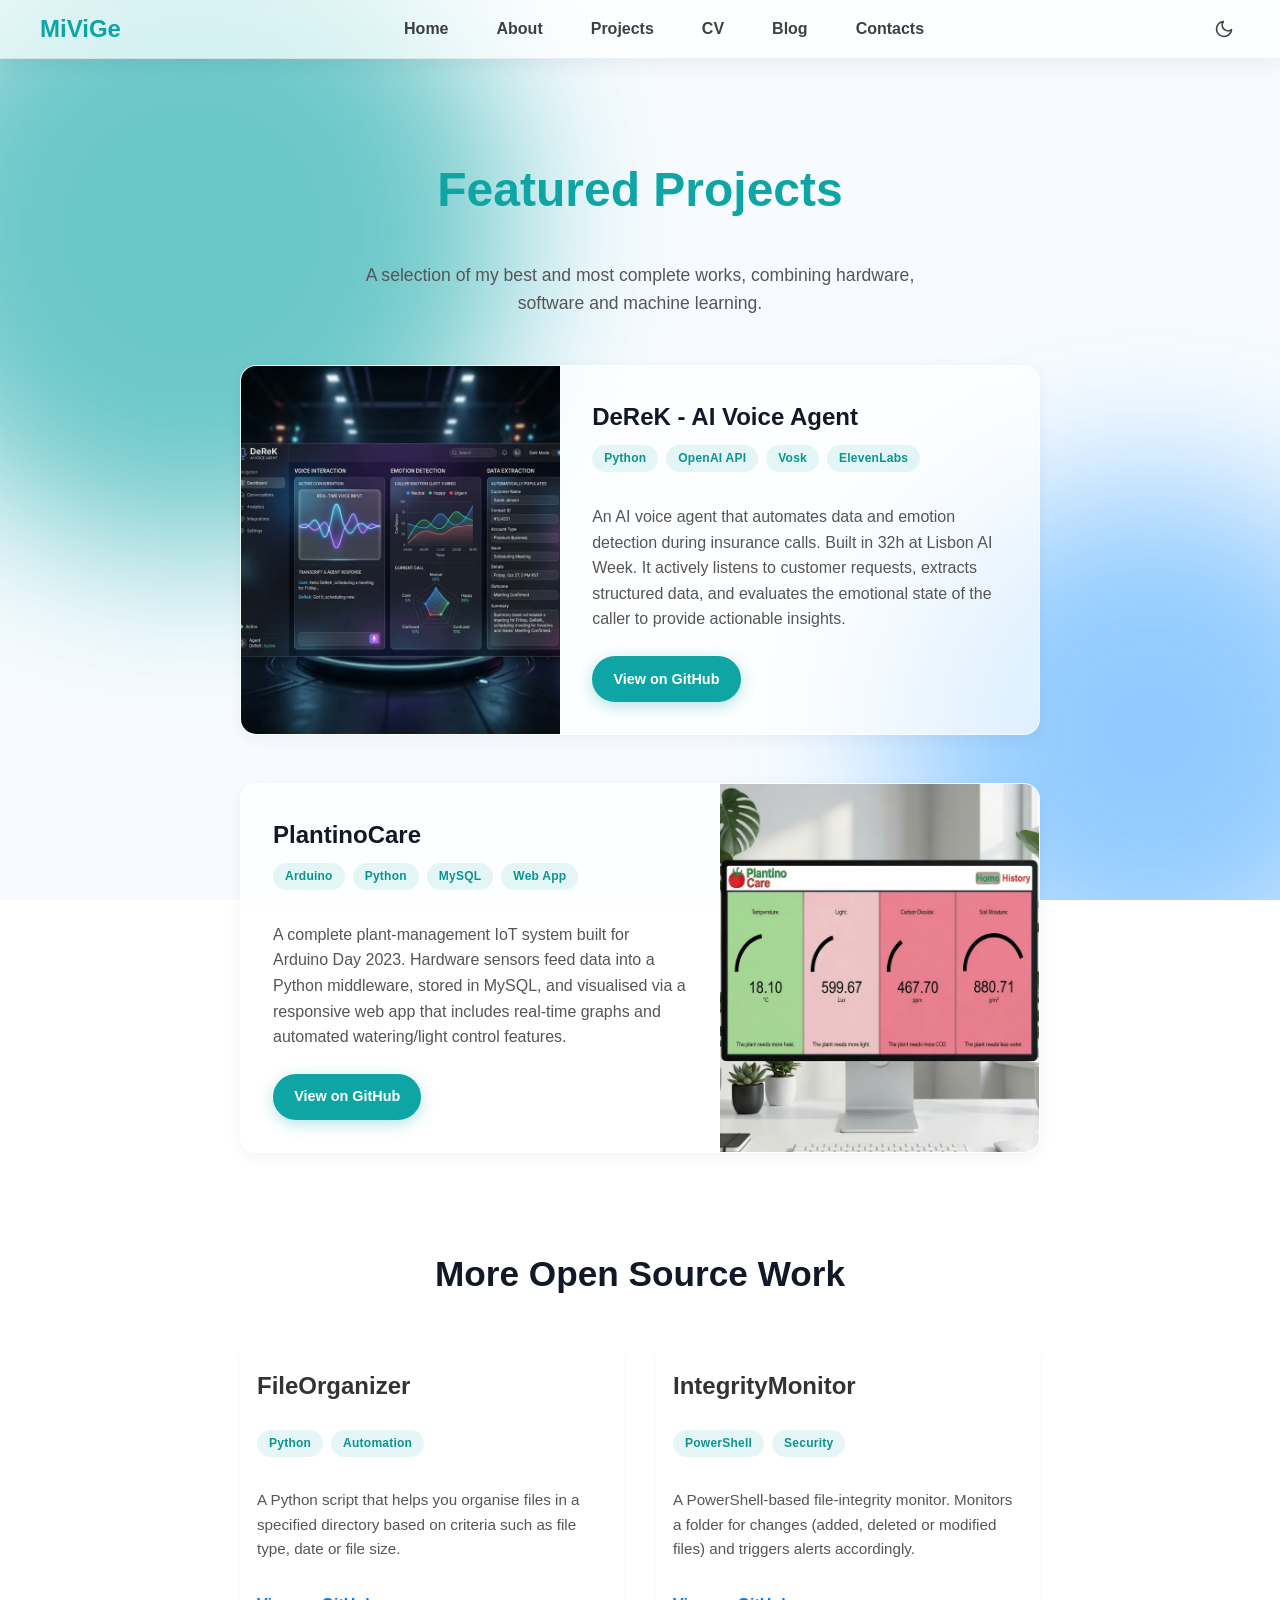
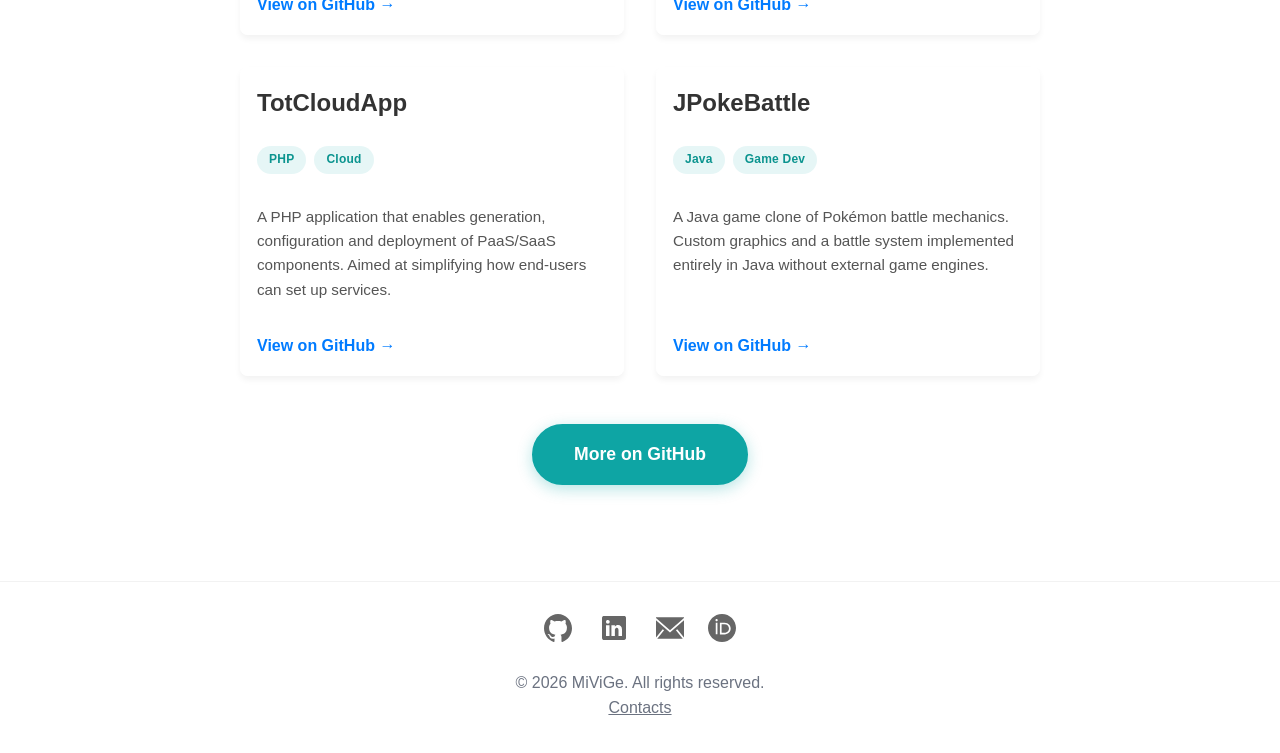
<file: project.html>
<!DOCTYPE html>
<html lang="en">

<head>
  <meta charset="UTF-8">
  <meta name="viewport" content="width=device-width, initial-scale=1.0">
  <meta name="description" content="Projects by Michele Gentile (MiViGe): DeReK AI voice agent, PlantinoCare IoT system, the Sapienza Gladiators website and more open source work.">
  <title>Projects | MiViGe</title>

  <!-- Open Graph / Twitter Card -->
  <meta property="og:type" content="website">
  <meta property="og:title" content="Projects | MiViGe">
  <meta property="og:description" content="DeReK AI voice agent, PlantinoCare IoT system, the Sapienza Gladiators website and more open source work.">
  <meta property="og:url" content="https://mivige.github.io/project.html">
  <meta property="og:image" content="https://mivige.github.io/assets/img/projects/derek_ai.webp">
  <meta name="twitter:card" content="summary">
  <meta name="twitter:title" content="Projects | MiViGe">
  <meta name="twitter:description" content="DeReK AI voice agent, PlantinoCare IoT system, the Sapienza Gladiators website and more open source work.">
  <meta name="twitter:image" content="https://mivige.github.io/assets/img/projects/derek_ai.webp">

  <script>
    // Apply the saved (or system) theme before CSS loads to avoid a flash
    (function () {
      var theme = localStorage.getItem('theme')
        || (window.matchMedia('(prefers-color-scheme: dark)').matches ? 'dark' : 'light');
      document.documentElement.setAttribute('data-theme', theme);
    })();
  </script>

  <link rel="icon" type="image/x-icon" href="/assets/img/icons/favicon.ico">

  <link rel="stylesheet" href="/assets/css/style.css">
  <link rel="stylesheet" href="/assets/css/layout.css">
  <link rel="stylesheet" href="/assets/css/components.css">
  
  <!-- Animation Library -->
  <link href="https://unpkg.com/aos@2.3.1/dist/aos.css" rel="stylesheet">
</head>

<body>
  <!-- Background Animation -->
  <div class="background-animation">
    <div class="orb orb-1"></div>
    <div class="orb orb-2"></div>
  </div>

  <div id="header-placeholder"></div>
  <noscript>
    <nav style="text-align: center; padding: 1.5rem 1rem 0;">
      <a href="/index.html">Home</a> &middot;
      <a href="/about.html">About</a> &middot;
      <a href="/project.html">Projects</a> &middot;
      <a href="/cv.html">CV</a> &middot;
      <a href="/blog/index.html">Blog</a> &middot;
      <a href="/contact.html">Contacts</a>
    </nav>
  </noscript>

  <!-- Main Content -->
  <main style="padding-top: 120px; min-height: 80vh;">
    
    <section id="featured-projects" data-aos="fade-up" style="padding-top: 0;">
      <div class="section-header" style="text-align: center; margin-bottom: 3rem;">
        <h1 style="font-size: 3rem; color: var(--primary);">Featured Projects</h1>
        <p style="font-size: 1.1rem; color: var(--text-soft); max-width: 600px; margin: 0 auto;">
          A selection of my best and most complete works, combining hardware, software and machine learning.
        </p>
      </div>

      <div class="projects-showcase-grid">
        <!-- Featured Project 1 -->
        <div class="showcase-card">
          <div class="showcase-img">
            <img src="/assets/img/projects/derek_ai.webp" alt="DeReK AI Interface Demo">
          </div>
          <div class="showcase-content">
            <h3>DeReK - AI Voice Agent</h3>
            <div class="tech-pills">
              <span>Python</span>
              <span>OpenAI API</span>
              <span>Vosk</span>
              <span>ElevenLabs</span>
            </div>
            <p>An AI voice agent that automates data and emotion detection during insurance calls. Built in 32h at Lisbon AI Week. It actively listens to customer requests, extracts structured data, and evaluates the emotional state of the caller to provide actionable insights.</p>
            <div class="project-actions">
              <a href="https://github.com/mivige/DeReK" target="_blank" class="cta-button small-btn">View on GitHub</a>
            </div>
          </div>
        </div>

        <!-- Featured Project 2 -->
        <div class="showcase-card rev">
          <div class="showcase-img">
            <img src="/assets/img/projects/plantinocare.webp" alt="PlantinoCare Dashboard Demo" loading="lazy">
          </div>
          <div class="showcase-content">
            <h3>PlantinoCare</h3>
            <div class="tech-pills">
              <span>Arduino</span>
              <span>Python</span>
              <span>MySQL</span>
              <span>Web App</span>
            </div>
            <p>A complete plant-management IoT system built for Arduino Day 2023. Hardware sensors feed data into a Python middleware, stored in MySQL, and visualised via a responsive web app that includes real-time graphs and automated watering/light control features.</p>
            <div class="project-actions">
              <a href="https://github.com/mivige/PlantinoCare" target="_blank" class="cta-button small-btn">View on GitHub</a>
              <!--<a href="#" class="cta-button small-btn outline">Live Demo</a>-->
            </div>
          </div>
        </div>

        <!-- Featured Project 3 
        <div class="showcase-card">
          <div class="showcase-img" style="display: flex; align-items: center; justify-content: center; padding: 1.5rem;">
            <img src="/assets/img/gladiators_logo.svg" alt="Sapienza Gladiators Racing Team logo" loading="lazy" style="object-fit: contain;">
          </div>
          <div class="showcase-content">
            <h3>Sapienza Gladiators Website</h3>
            <div class="tech-pills">
              <span>Next.js</span>
              <span>React.js</span>
              <span>Google Lighthouse</span>
            </div>
            <p>Revamp of the Sapienza Gladiators Racing Team website: race results, prototypes, team presentations and photo galleries, built closely with the team leadership to present the team's brand identity. Kept up-to-date with the latest Next.js versions and optimized using Google Lighthouse to address performance bottlenecks.</p>
            <div class="project-actions">
              <a href="https://sapienzagladiators.it/" target="_blank" class="cta-button small-btn">Visit the Website</a>
            </div>
          </div>
        </div>-->
      </div>
    </section>

    <!-- Other GitHub Projects -->
    <section id="other-projects" data-aos="fade-right">
      <div class="section-header" style="text-align: center; margin-bottom: 3rem;">
        <h2 style="font-size: 2.2rem; color: var(--text-strong);">More Open Source Work</h2>
      </div>

      <div class="projects-grid extra">
        
        <div class="project-card">
          <h3>FileOrganizer</h3>
          <div class="tech-pills">
            <span>Python</span>
            <span>Automation</span>
          </div>
          <p>A Python script that helps you organise files in a specified directory based on criteria such as file type, date or file size.</p>
          <div class="project-actions">
            <a href="https://github.com/mivige/FileOrganizer" target="_blank">View on GitHub →</a>
          </div>
        </div>

        <div class="project-card">
          <h3>IntegrityMonitor</h3>
          <div class="tech-pills">
            <span>PowerShell</span>
            <span>Security</span>
          </div>
          <p>A PowerShell-based file-integrity monitor. Monitors a folder for changes (added, deleted or modified files) and triggers alerts accordingly.</p>
          <div class="project-actions">
            <a href="https://github.com/mivige/IntegrityMonitor" target="_blank">View on GitHub →</a>
          </div>
        </div>

        <div class="project-card">
          <h3>TotCloudApp</h3>
          <div class="tech-pills">
            <span>PHP</span>
            <span>Cloud</span>
          </div>
          <p>A PHP application that enables generation, configuration and deployment of PaaS/SaaS components. Aimed at simplifying how end-users can set up services.</p>
          <div class="project-actions">
            <a href="https://github.com/mivige/TotCloudApp" target="_blank">View on GitHub →</a>
          </div>
        </div>

        <div class="project-card">
          <h3>JPokeBattle</h3>
          <div class="tech-pills">
            <span>Java</span>
            <span>Game Dev</span>
          </div>
          <p>A Java game clone of Pokémon battle mechanics. Custom graphics and a battle system implemented entirely in Java without external game engines.</p>
          <div class="project-actions">
            <a href="https://github.com/mivige/JPokeBattle" target="_blank">View on GitHub →</a>
          </div>
        </div>

      </div>

      <div style="text-align: center; margin-top: 3rem;">
        <a href="https://github.com/mivige" target="_blank" class="cta-button">More on GitHub</a>
      </div>
    </section>

  </main>

  <div id="footer-placeholder"></div>

  <!-- Scripts -->
  <script src="/assets/js/main.js"></script>
  <script src="https://unpkg.com/aos@2.3.1/dist/aos.js"></script>
  <script>
    AOS.init({
      duration: 800,
      once: true,
    });
  </script>
  <!-- Cloudflare Web Analytics -->
  <script defer src='https://static.cloudflareinsights.com/beacon.min.js'
    data-cf-beacon='{"token": "1e469c717a004f1fa8ff47b44364a917"}'></script>
</body>
</html>
</file>
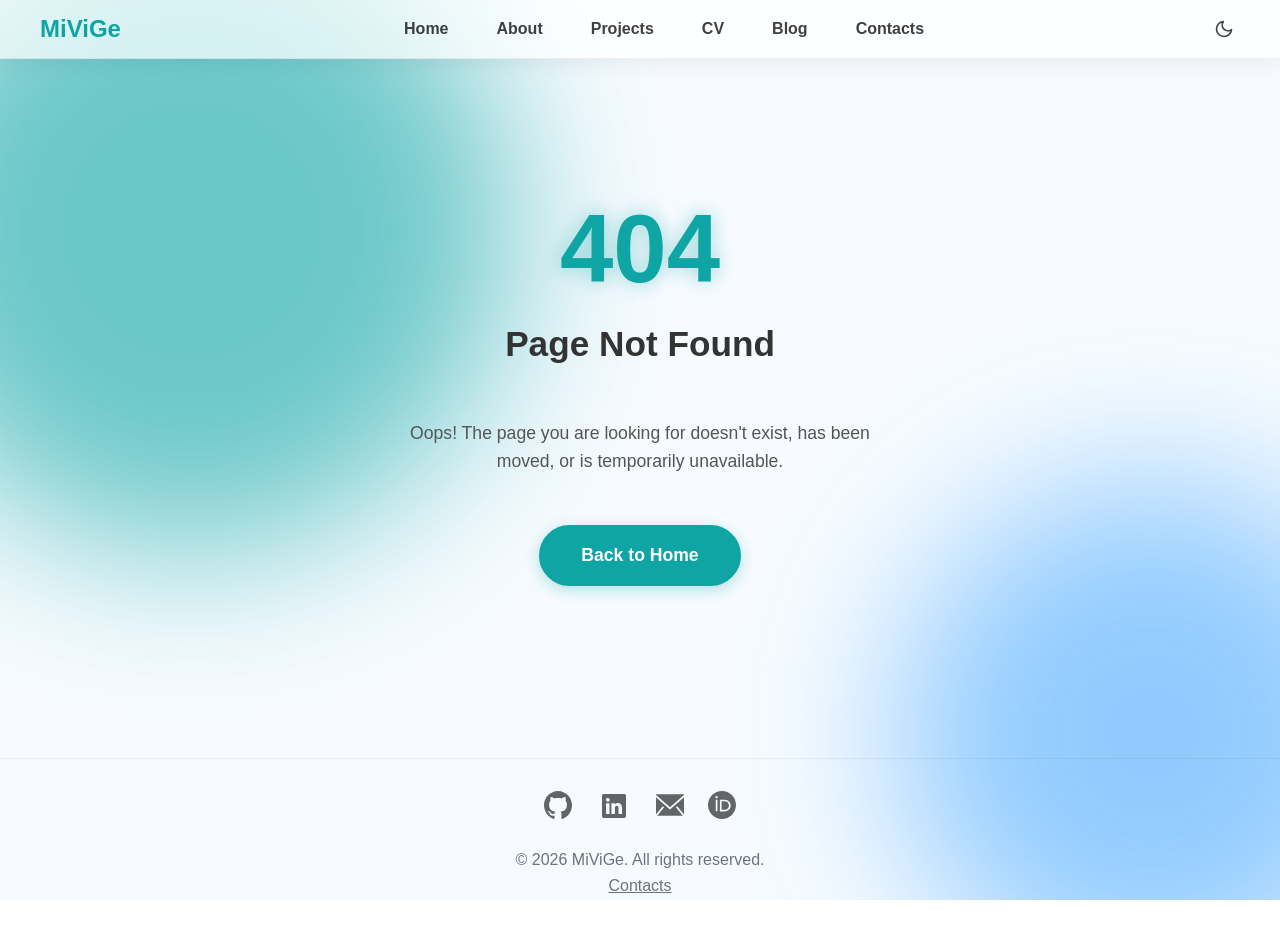
<file: research.html>
<!DOCTYPE html>
<html lang="en">
<head>
  <meta charset="UTF-8">
  <meta http-equiv="refresh" content="0; url=/404.html">
  <script>window.location.replace("/404.html");</script>
  <title>Redirecting...</title>
</head>
<body>
  <p>Redirecting to <a href="/404.html">Work in progress page</a>...</p>
</body>
</html>
</file>
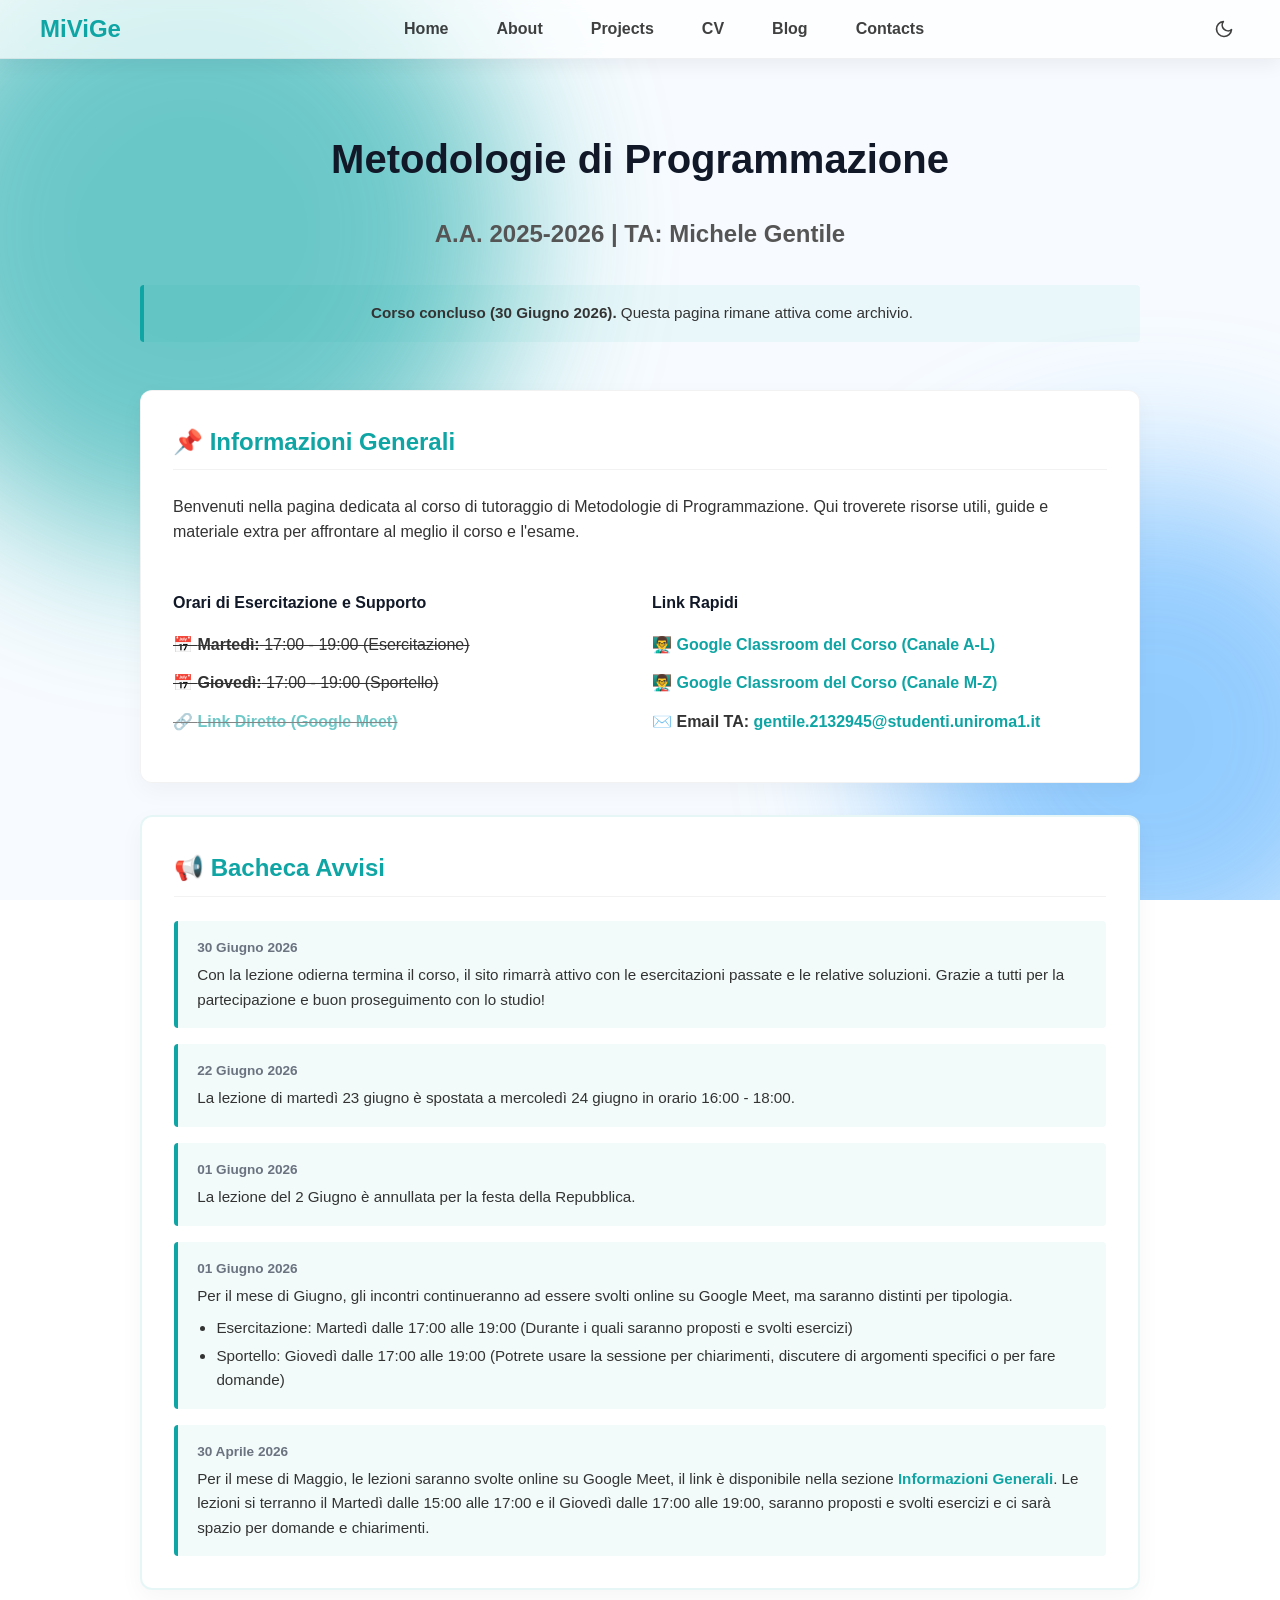
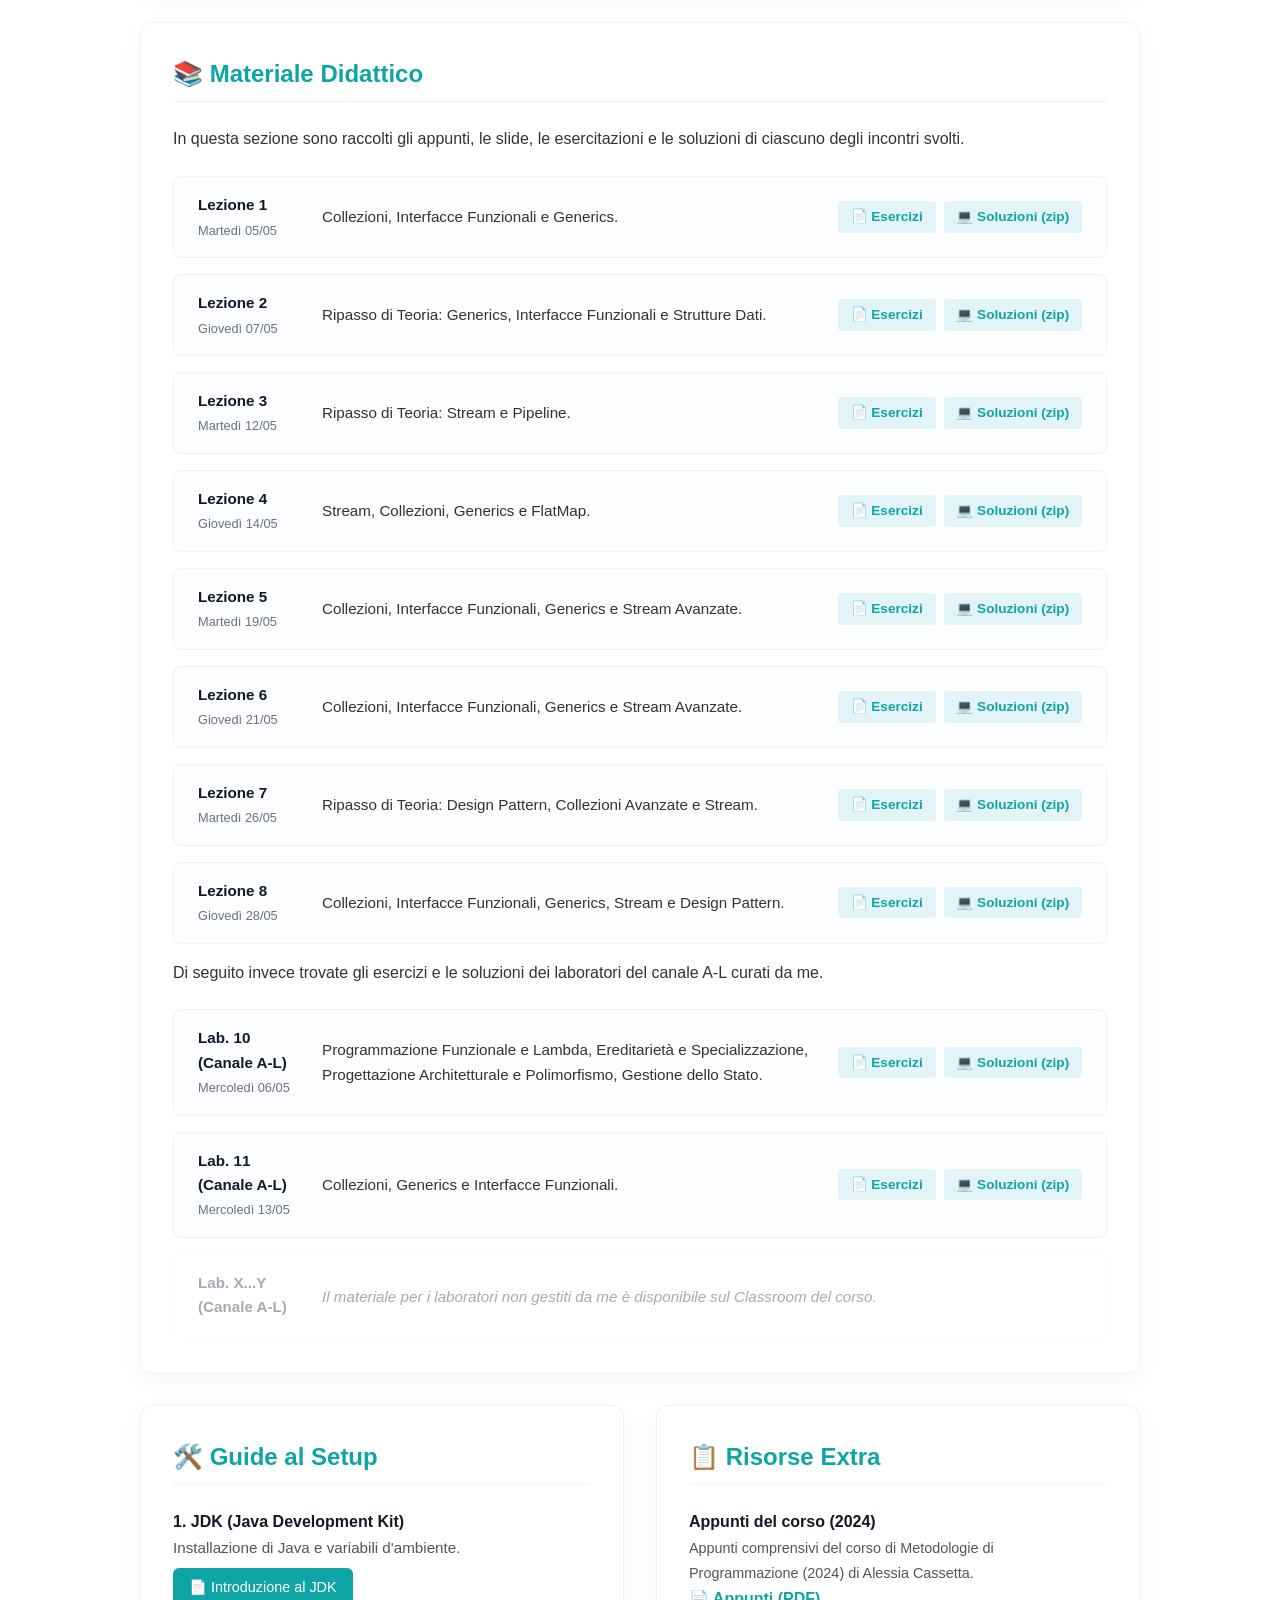
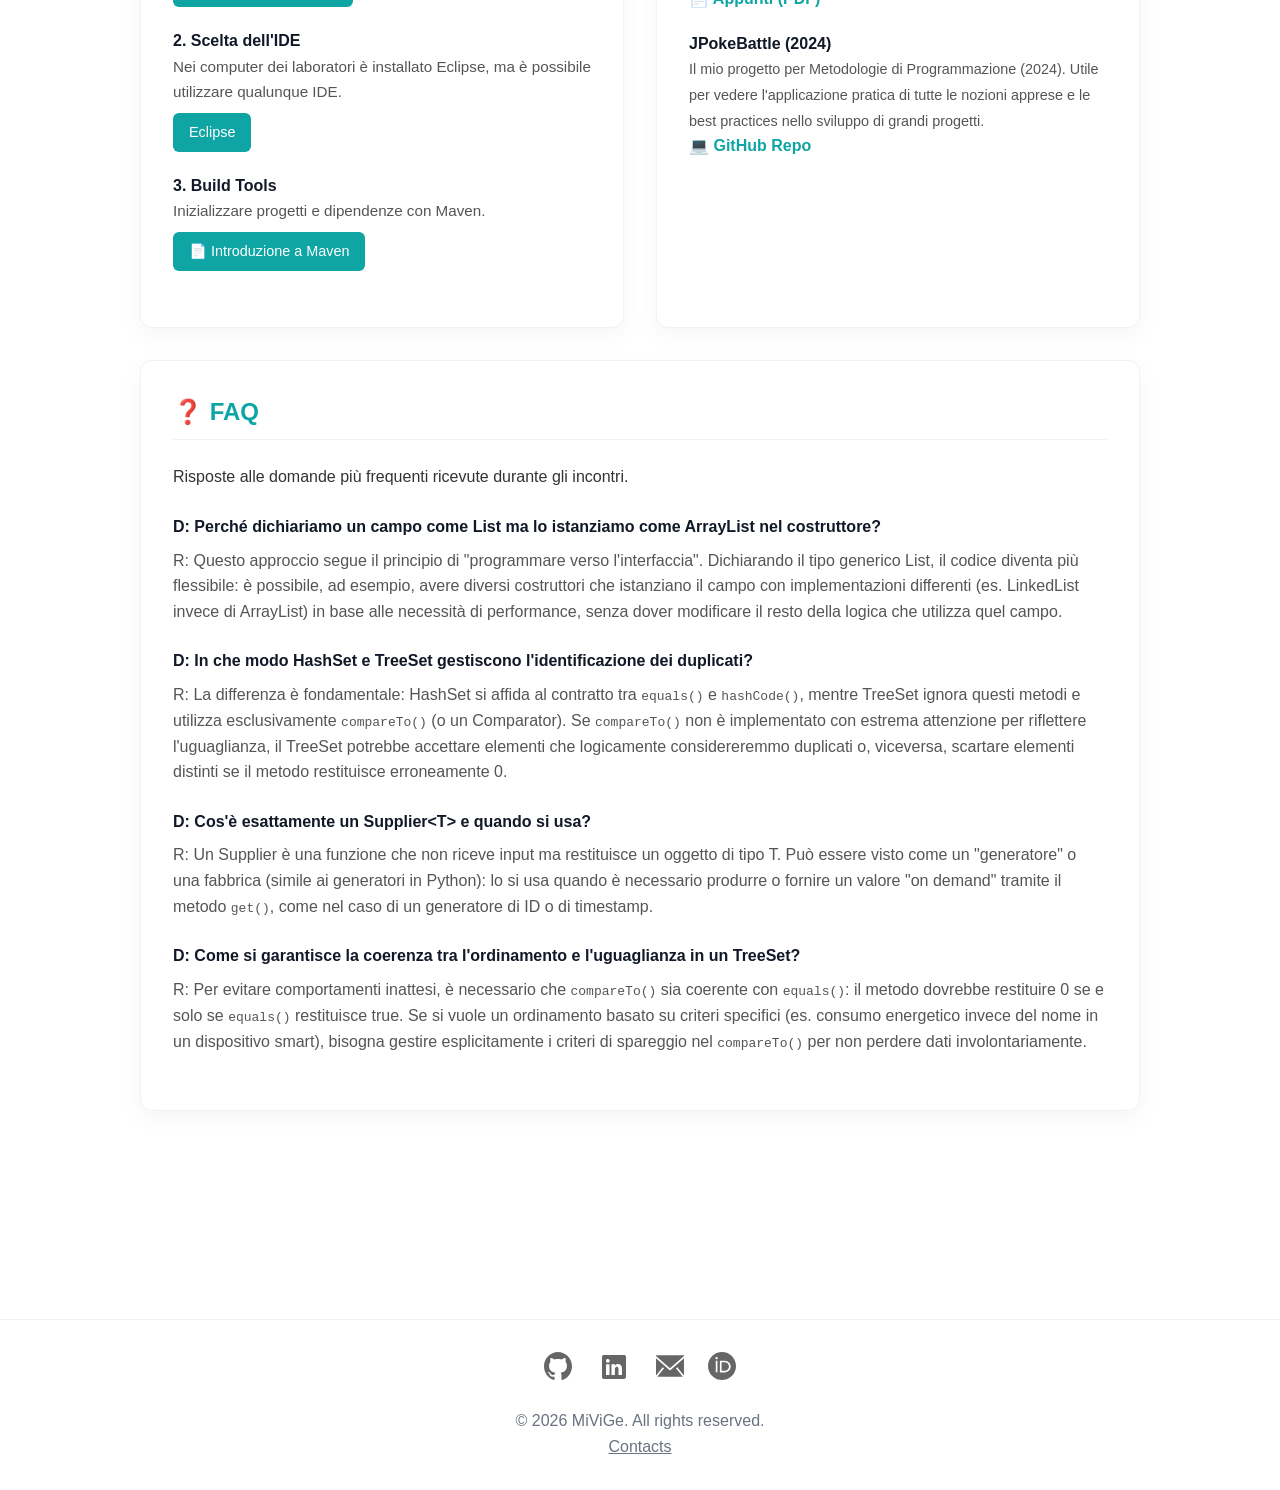
<file: teaching/mdp2526.html>
<!DOCTYPE html>
<html lang="it">

<head>
  <meta charset="UTF-8">
  <meta name="viewport" content="width=device-width, initial-scale=1.0">
  <meta name="description" content="Pagina del tutoraggio di Metodologie di Programmazione (A.A. 2025-2026), Sapienza Università di Roma - esercitazioni, soluzioni, guide e FAQ. Corso concluso, materiale in archivio.">
  <title>Metodologie di Programmazione 25/26 | MiViGe</title>

  <script>
    // Apply the saved (or system) theme before CSS loads to avoid a flash
    (function () {
      var theme = localStorage.getItem('theme')
        || (window.matchMedia('(prefers-color-scheme: dark)').matches ? 'dark' : 'light');
      document.documentElement.setAttribute('data-theme', theme);
    })();
  </script>

  <link rel="icon" type="image/x-icon" href="/assets/img/icons/favicon.ico">

  <link rel="stylesheet" href="/assets/css/style.css">
  <link rel="stylesheet" href="/assets/css/layout.css">
  <link rel="stylesheet" href="/assets/css/components.css">


  <link rel="stylesheet" href="/assets/css/teaching.css">
</head>

<body>
  <div class="background-animation">
    <div class="orb orb-1"></div>
    <div class="orb orb-2"></div>
  </div>

  <div id="header-placeholder"></div>
  <noscript>
    <nav style="text-align: center; padding: 1.5rem 1rem 0;">
      <a href="/index.html">Home</a> &middot;
      <a href="/about.html">About</a> &middot;
      <a href="/project.html">Projects</a> &middot;
      <a href="/cv.html">CV</a> &middot;
      <a href="/blog/index.html">Blog</a> &middot;
      <a href="/contact.html">Contacts</a>
    </nav>
  </noscript>

  <main style="padding-top: 100px; padding-bottom: 80px; overflow-x: hidden;">

    <section class="teaching-section">
      <h1 style="text-align: center; margin-bottom: 1rem; color: var(--text-strong);">Metodologie di Programmazione</h1>
      <h3 style="text-align: center; color: var(--text-soft); margin-bottom: 2rem;">A.A. 2025-2026 | TA: Michele Gentile</h3>

      <!-- Banner corso concluso -->
      <div class="news-item" style="margin-bottom: 3rem; text-align: center;">
        <div class="news-content">
          <strong>Corso concluso (30 Giugno 2026).</strong> Questa pagina rimane attiva come archivio.
        </div>
      </div>

      <!-- Orari e Link -->
      <div id="info-generali" class="teaching-card">
        <h3>📌 Informazioni Generali</h3>
        <p style="color: var(--text);">Benvenuti nella pagina dedicata al corso di tutoraggio di Metodologie di Programmazione.
          Qui troverete risorse utili, guide e materiale extra per affrontare al meglio il corso e l'esame.</p>

        <div class="teaching-grid"
          style="display: grid; grid-template-columns: repeat(auto-fit, minmax(300px, 1fr)); gap: 1.5rem; margin-top: 1.5rem;">
          <div>
            <h4 style="color: var(--text-strong); margin-bottom: 0.5rem;">Orari di Esercitazione e Supporto</h4>
            <ul style="color: var(--text);">
              <li><s>📅 <strong>Martedì:</strong> 17:00 - 19:00 (Esercitazione)</s></li>
              <li><s>📅 <strong>Giovedì:</strong> 17:00 - 19:00 (Sportello)</s></li>
              <li style="opacity: 0.6;"><s>🔗 <a href="https://meet.google.com/vwj-zcgg-tpt" target="_blank">Link Diretto (Google Meet)</a></s></li>
            </ul>
          </div>
          <div>
            <h4 style="color: var(--text-strong); margin-bottom: 0.5rem;">Link Rapidi</h4>
            <ul style="color: var(--text);">
              <li>👨‍🏫 <a href="https://classroom.google.com/c/MjE5OTM3ODI3NjNa?cjc=z4qd6565" target="_blank">Google Classroom del Corso (Canale A-L)</a></li>
              <li>👨‍🏫 <a href="https://classroom.google.com/c/MjE5ODE2OTMxNjFa?cjc=cul42mdh" target="_blank">Google Classroom del Corso (Canale M-Z)</a></li>
              <li>✉️ <strong>Email TA:</strong> <a
                  href="mailto:gentile.2132945@studenti.uniroma1.it">gentile.2132945@studenti.uniroma1.it</a></li>
            </ul>
          </div>
        </div>
      </div>

      <!-- Bacheca News / Annunci -->
      <div class="teaching-card"
        style="border: 2px solid rgba(14, 165, 164, 0.1);">
        <h3>📢 Bacheca Avvisi</h3>
        <div style="margin-top: 1rem;">

          <div class="news-item">
            <span class="news-date">30 Giugno 2026</span>
            <div class="news-content">
              Con la lezione odierna termina il corso, il sito rimarrà attivo con le esercitazioni passate e le relative soluzioni. Grazie a tutti per la partecipazione e buon proseguimento con lo studio!
            </div>
          </div>
          
          <div class="news-item">
            <span class="news-date">22 Giugno 2026</span>
            <div class="news-content">
              La lezione di martedì 23 giugno è spostata a mercoledì 24 giugno in orario 16:00 - 18:00.
            </div>
          </div>

          <div class="news-item">
            <span class="news-date">01 Giugno 2026</span>
            <div class="news-content">
              La lezione del 2 Giugno è annullata per la festa della Repubblica.
            </div>
          </div>

          <div class="news-item">
            <span class="news-date">01 Giugno 2026</span>
            <div class="news-content">
              Per il mese di Giugno, gli incontri continueranno ad essere svolti online su Google Meet, ma saranno distinti per tipologia. 
              <ul style="color: var(--text);list-style-type:disc; padding-left: 1.2rem; margin-top: 0.5rem; margin-bottom: 0rem;">
                <li style="margin-bottom: 0.2rem;">Esercitazione: Martedì dalle 17:00 alle 19:00 (Durante i quali saranno proposti e svolti esercizi)</li>
                <li style="margin-bottom: 0rem;">Sportello: Giovedì dalle 17:00 alle 19:00 (Potrete usare la sessione per chiarimenti, discutere di argomenti specifici o per fare domande)</li>
              </ul>
            </div>
          </div>

          <div class="news-item">
            <span class="news-date">30 Aprile 2026</span>
            <div class="news-content">
              Per il mese di Maggio, le lezioni saranno svolte online su Google Meet, il link è disponibile nella
              sezione <a href="#info-generali">Informazioni Generali</a>. Le lezioni si terranno il Martedì dalle
              15:00 alle 17:00 e il Giovedì dalle 17:00 alle 19:00, saranno proposti e svolti esercizi e ci sarà spazio
              per domande e chiarimenti.
            </div>
          </div>

        </div>
      </div>

      <!-- Materiale Didattico Lezioni -->
      <div class="teaching-card">
        <h3>📚 Materiale Didattico</h3>
        <p style="color: var(--text);">In questa sezione sono raccolti gli appunti, le slide, le esercitazioni e le soluzioni di ciascuno degli incontri svolti.</p>

        <div class="lessons-list">

          <!-- Lezione 1 -->
          <div class="lesson-row">
            <div class="lesson-date">Lezione 1 <span>Martedì 05/05</span></div>
            <div class="lesson-topics">Collezioni, Interfacce Funzionali e Generics.</div>
            <div class="lesson-links">
              <a href="materials/mdp2526/Lezione_1.pdf">📄 Esercizi</a>
              <a href="materials/mdp2526/Lezione_1.zip">💻 Soluzioni (zip)</a>
            </div>
          </div>

          <!-- Lezione 2 -->
          <div class="lesson-row">
            <div class="lesson-date">Lezione 2 <span>Giovedì 07/05</span></div>
            <div class="lesson-topics">Ripasso di Teoria: Generics, Interfacce Funzionali e Strutture Dati.</div>
            <div class="lesson-links">
              <a href="materials/mdp2526/Lezione_2.pdf">📄 Esercizi</a>
              <a href="materials/mdp2526/Lezione_2.zip">💻 Soluzioni (zip)</a>
            </div>
          </div>

          <!-- Lezione 3 -->
          <div class="lesson-row">
            <div class="lesson-date">Lezione 3 <span>Martedì 12/05</span></div>
            <div class="lesson-topics">Ripasso di Teoria: Stream e Pipeline.</div>
            <div class="lesson-links">
              <a href="materials/mdp2526/Lezione_3.pdf">📄 Esercizi</a>
              <a href="materials/mdp2526/Lezione_3.zip">💻 Soluzioni (zip)</a>
            </div>
          </div>

          <!-- Lezione 4 -->
          <div class="lesson-row">
            <div class="lesson-date">Lezione 4 <span>Giovedì 14/05</span></div>
            <div class="lesson-topics">Stream, Collezioni, Generics e FlatMap.</div>
            <div class="lesson-links">
              <a href="materials/mdp2526/Lezione_4.pdf">📄 Esercizi</a>
              <a href="materials/mdp2526/Lezione_4.zip">💻 Soluzioni (zip)</a>
            </div>
          </div>

          <!-- Lezione 5 -->
          <div class="lesson-row">
            <div class="lesson-date">Lezione 5 <span>Martedì 19/05</span></div>
            <div class="lesson-topics">Collezioni, Interfacce Funzionali, Generics e Stream Avanzate.</div>
            <div class="lesson-links">
              <a href="materials/mdp2526/Lezione_5.pdf">📄 Esercizi</a>
              <a href="materials/mdp2526/Lezione_5.zip">💻 Soluzioni (zip)</a>
            </div>
          </div>

          <!-- Lezione 6 -->
          <div class="lesson-row">
            <div class="lesson-date">Lezione 6 <span>Giovedì 21/05</span></div>
            <div class="lesson-topics">Collezioni, Interfacce Funzionali, Generics e Stream Avanzate.</div>
            <div class="lesson-links">
              <a href="materials/mdp2526/Lezione_6.pdf">📄 Esercizi</a>
              <a href="materials/mdp2526/Lezione_6.zip">💻 Soluzioni (zip)</a>
            </div>
          </div>

          <!-- Lezione 7 -->
          <div class="lesson-row">
            <div class="lesson-date">Lezione 7 <span>Martedì 26/05</span></div>
            <div class="lesson-topics">Ripasso di Teoria: Design Pattern, Collezioni Avanzate e Stream.</div>
            <div class="lesson-links">
              <a href="materials/mdp2526/Lezione_7.pdf">📄 Esercizi</a>
              <a href="materials/mdp2526/Lezione_7.zip">💻 Soluzioni (zip)</a>
            </div>
          </div>

          <!-- Lezione 8 -->
          <div class="lesson-row">
            <div class="lesson-date">Lezione 8 <span>Giovedì 28/05</span></div>
            <div class="lesson-topics">Collezioni, Interfacce Funzionali, Generics, Stream e Design Pattern.</div>
            <div class="lesson-links">
              <a href="materials/mdp2526/Lezione_8.pdf">📄 Esercizi</a>
              <a href="materials/mdp2526/Lezione_8.zip">💻 Soluzioni (zip)</a>
            </div>
          </div>

          <!-- Placeholder per future lezioni -->
          <!--<div class="lesson-row" style="opacity: 0.6; background: transparent; border: 1px dashed var(--divider);">
            <div class="lesson-date" style="color: var(--muted);">Lezione ... <span>Prossimamente</span></div>
            <div class="lesson-topics" style="color: var(--muted); font-style: italic;">Il materiale per le lezioni successive
              verrà caricato man mano che procederà il corso...</div>
            <div class="lesson-links"></div>
          </div>-->

        </div>

        <p style="color: var(--text); margin-top: 1rem;">Di seguito invece trovate gli esercizi e le soluzioni dei laboratori del canale A-L curati da me.</p>

        <div class="lessons-list">
          <!-- Laboratorio 1 -->
          <div class="lesson-row">
            <div class="lesson-date">Lab. 10 (Canale A-L) <span>Mercoledì 06/05</span></div>
            <div class="lesson-topics">Programmazione Funzionale e Lambda, Ereditarietà e Specializzazione, Progettazione Architetturale e Polimorfismo, Gestione dello Stato.</div>
            <div class="lesson-links">
              <a href="materials/mdp2526/LaboratorioAL_10.pdf">📄 Esercizi</a>
              <a href="materials/mdp2526/LaboratorioAL_10.zip">💻 Soluzioni (zip)</a>
            </div>
          </div>

          <!-- Laboratorio 2 -->
          <div class="lesson-row">
            <div class="lesson-date">Lab. 11 (Canale A-L) <span>Mercoledì 13/05</span></div>
            <div class="lesson-topics">Collezioni, Generics e Interfacce Funzionali.</div>
            <div class="lesson-links">
              <a href="materials/mdp2526/LaboratorioAL_11.pdf">📄 Esercizi</a>
              <a href="materials/mdp2526/LaboratorioAL_11.zip">💻 Soluzioni (zip)</a>
            </div>
          </div>

          <!-- Placeholder per futuri laboratori -->
          <div class="lesson-row" style="opacity: 0.6; background: transparent; border: 1px dashed var(--divider);">
            <div class="lesson-date" style="color: var(--muted);">Lab. X...Y (Canale A-L) <span><!--Prossimamente--></span></div>
            <div class="lesson-topics" style="color: var(--muted); font-style: italic;">Il materiale per i laboratori non gestiti da me è disponibile sul Classroom del corso.</div>
            <div class="lesson-links"></div>
          </div>
        </div>

        <!-- Risorse Extra Integrate Sotto la Lista -->
        <!--<div class="extra-resources">
          <h4 style="color: var(--text-strong); margin-bottom: 1rem;">Risorse e Letture Extra</h4>
          <ul style="color: var(--text);">
            <li style="margin-bottom: 0.5rem;">⚠️ <strong style="color: var(--text-strong);">Common Pitfalls:</strong> <a
                href="#">Lista degli errori tipici in Java e come evitarli (PDF)</a></li>
            <li style="margin-bottom: 0.5rem;">📖 <strong style="color: var(--text-strong);">Letture Consigliate:</strong>
              <ul style="margin-top: 0.3rem;">
                <li><a href="#" target="_blank">I principi S.O.L.I.D. spiegati in modo semplice</a></li>
                <li><a href="#" target="_blank">Clean Code: perché è importante fin da subito</a></li>
              </ul>
            </li>
          </ul>
        </div>-->
      </div>

      <!-- Guide al Setup & Cheat Sheets (Side by Side) -->
      <div class="teaching-grid"
        style="display: grid; grid-template-columns: repeat(auto-fit, minmax(400px, 1fr)); gap: 2rem; margin-bottom: 2rem;">

        <!-- Guide al Setup -->
        <div class="teaching-card" style="margin-bottom: 0;">
          <h3>🛠️ Guide al Setup</h3>
          <ul style="color: var(--text);">
            <li class="guide-step">
              <strong style="color: var(--text-strong);">1. JDK (Java Development Kit)</strong><br>
              <span style="color: var(--text-soft); font-size: 0.95rem;">Installazione di Java e variabili d'ambiente.</span>
              <br><a target="_blank" href="materials/mdp2526/JDK_MiViGe.pdf"
                class="btn-resource" style="margin-top: 0.5rem;">📄 Introduzione al JDK</a>
            </li>
            <li class="guide-step">
              <strong style="color: var(--text-strong);">2. Scelta dell'IDE</strong><br>
              <span style="color: var(--text-soft); font-size: 0.95rem;">Nei computer dei laboratori è installato Eclipse, ma è possibile utilizzare qualunque IDE.</span>
              <div style="margin-top: 0.5rem;">
                <a target="_blank" href="https://eclipseide.org/" class="btn-resource">Eclipse</a>
              </div>
            </li>
            <li class="guide-step">
              <strong style="color: var(--text-strong);">3. Build Tools</strong><br>
              <span style="color: var(--text-soft); font-size: 0.95rem;">Inizializzare progetti e dipendenze con Maven.</span>
              <br><a target="_blank" href="materials/mdp2526/ApacheMaven_MiViGe.pdf" class="btn-resource" style="margin-top: 0.5rem;">📄 Introduzione a Maven</a>
            </li>
          </ul>
        </div>

        <!-- Cheat Sheets -->
        <div class="teaching-card" style="margin-bottom: 0;">
          <h3>📋 Risorse Extra</h3>
          <ul style="color: var(--text); margin-top: 1rem;">
            <!--<li style="margin-bottom: 1.2rem;">
              <strong style="color: var(--text-strong);">Sintassi e Collezioni</strong><br>
              <span style="color: var(--text-soft); font-size: 0.9rem;">Costrutti principali, List, Set, Map in Java.</span><br>
              <a href="#">📄 Sintassi Java (PDF)</a>
            </li>
            <li style="margin-bottom: 1.2rem;">
              <strong style="color: var(--text-strong);">Diagrammi UML</strong><br>
              <span style="color: var(--text-soft); font-size: 0.9rem;">Class diagram, Use case, Sequence diagram.</span><br>
              <a href="#">📄 Guida UML (PDF)</a>
            </li>
            <li style="margin-bottom: 1.2rem;">
              <strong style="color: var(--text-strong);">Design Pattern</strong><br>
              <span style="color: var(--text-soft); font-size: 0.9rem;">Creazionali, Strutturali, Comportamentali.</span><br>
              <a href="#">📄 Pattern Gang of Four (PDF)</a>
            </li>-->
            <li style="margin-bottom: 1.2rem;">
              <strong style="color: var(--text-strong);">Appunti del corso (2024)</strong><br>
              <span style="color: var(--text-soft); font-size: 0.9rem;">Appunti comprensivi del corso di Metodologie di Programmazione (2024) di Alessia Cassetta.</span><br>
              <a
                href="https://github.com/ajhxia/UNI/blob/main/Primo%20Anno/Metodologie%20di%20Programmazione/Teoria/Metodologie_di_Programmazione.pdf">📄 Appunti (PDF)</a>
            </li>
            <li style="margin-bottom: 1.2rem;">
              <strong style="color: var(--text-strong);">JPokeBattle (2024)</strong><br>
              <span style="color: var(--text-soft); font-size: 0.9rem;">Il mio progetto per Metodologie di Programmazione (2024). Utile per vedere l'applicazione pratica di tutte le nozioni apprese e le best practices nello sviluppo di grandi progetti.</span><br>
              <a
                href="https://github.com/mivige/JPokeBattle" target="_blank">💻 GitHub Repo</a>
            </li>
          </ul>
        </div>

      </div>

      <!-- FAQ Modalità d'Esame -->
      <div class="teaching-card">
        <h3>❓ FAQ</h3>
        <p style="margin-bottom: 1.5rem; color: var(--text);">Risposte alle domande più frequenti ricevute durante gli incontri.</p>

        <!--<div class="faq-item">
          <div class="faq-question">D: Quale IDE è consigliato per il progetto?</div>
          <div class="faq-answer">R: È caldamente consigliato Eclipse, ma potete utilizzare altri IDE, purché il
            progetto compili correttamente utilizzando tool standard.</div>
        </div>-->

        <div class="faq-item">
          <div class="faq-question">D: Perché dichiariamo un campo come List ma lo istanziamo come ArrayList nel costruttore?</div>
          <div class="faq-answer">R: Questo approccio segue il principio di "programmare verso l'interfaccia". Dichiarando il tipo generico List, il codice diventa più flessibile: è possibile, ad esempio, avere diversi costruttori che istanziano il campo con implementazioni differenti (es. LinkedList invece di ArrayList) in base alle necessità di performance, senza dover modificare il resto della logica che utilizza quel campo.</div>
        </div>

        <div class="faq-item">
          <div class="faq-question">D: In che modo HashSet e TreeSet gestiscono l'identificazione dei duplicati?</div>
          <div class="faq-answer">R: La differenza è fondamentale: HashSet si affida al contratto tra <code>equals()</code> e <code>hashCode()</code>, mentre TreeSet ignora questi metodi e utilizza esclusivamente <code>compareTo()</code> (o un Comparator). Se <code>compareTo()</code> non è implementato con estrema attenzione per riflettere l'uguaglianza, il TreeSet potrebbe accettare elementi che logicamente considereremmo duplicati o, viceversa, scartare elementi distinti se il metodo restituisce erroneamente 0.</div>
        </div>

        <div class="faq-item">
          <div class="faq-question">D: Cos'è esattamente un Supplier&lt;T&gt; e quando si usa?</div>
          <div class="faq-answer">R: Un Supplier è una funzione che non riceve input ma restituisce un oggetto di tipo T. Può essere visto come un "generatore" o una fabbrica (simile ai generatori in Python): lo si usa quando è necessario produrre o fornire un valore "on demand" tramite il metodo <code>get()</code>, come nel caso di un generatore di ID o di timestamp.</div>
        </div>

        <div class="faq-item">
          <div class="faq-question">D: Come si garantisce la coerenza tra l'ordinamento e l'uguaglianza in un TreeSet?</div>
          <div class="faq-answer">R: Per evitare comportamenti inattesi, è necessario che <code>compareTo()</code> sia coerente con <code>equals()</code>: il metodo dovrebbe restituire 0 se e solo se <code>equals()</code> restituisce true. Se si vuole un ordinamento basato su criteri specifici (es. consumo energetico invece del nome in un dispositivo smart), bisogna gestire esplicitamente i criteri di spareggio nel <code>compareTo()</code> per non perdere dati involontariamente.</div>
        </div>
      </div>

    </section>
  </main>

  <div id="footer-placeholder"></div>

  <script src="../assets/js/main.js"></script>

  <!-- Cloudflare Web Analytics -->
  <script defer src='https://static.cloudflareinsights.com/beacon.min.js' data-cf-beacon='{"token": "1e469c717a004f1fa8ff47b44364a917"}'></script>
</body>

</html>
</file>
<file: assets/css/style.css>
/* Base styles */
html { scroll-behavior: smooth; }

/* Theme tokens (easy to tweak palette) */
:root {
  color-scheme: light;
  --bg-start: #eef6ff;
  --bg-mid: #f7fbff;
  --bg-end: #ffffff;
  --primary: #0ea5a4; /* accent (teal) - change this to try other looks */
  --primary-600: #0b948f;
  --muted: #6b7280;
  --nav-bg: rgba(255,255,255,0.72);
  --nav-border: rgba(15, 23, 42, 0.06);
  /* Text */
  --text: #333;
  --text-strong: #111827;
  --text-soft: #555;
  --nav-link: rgba(0,0,0,0.75);
  /* Surfaces (glass cards and solid panels) */
  --card-bg: rgba(255, 255, 255, 0.7);
  --card-bg-hover: rgba(255, 255, 255, 0.9);
  --glass-soft: rgba(255, 255, 255, 0.4);
  --glass-border: rgba(255, 255, 255, 0.5);
  --surface-solid: #ffffff;
  --surface-raised: #fbfdff;
  --mobile-menu-bg: rgba(255,255,255,0.95);
  --cta-alt-bg: rgba(255,255,255,0.8);
  --divider: rgba(0, 0, 0, 0.05);
  /* Misc */
  --orb-2: #4facfe;
  --orb-opacity: 0.6;
  --link-blue: #007bff;
  --code-bg: #f4f4f4;
}

[data-theme="dark"] {
  color-scheme: dark;
  --bg-start: #0b1220;
  --bg-mid: #0f172a;
  --bg-end: #111827;
  --muted: #9ca3af;
  --nav-bg: rgba(15, 23, 42, 0.72);
  --nav-border: rgba(255, 255, 255, 0.08);
  /* Text */
  --text: #d1d5db;
  --text-strong: #f3f4f6;
  --text-soft: #9ca3af;
  --nav-link: rgba(255,255,255,0.85);
  /* Surfaces */
  --card-bg: rgba(30, 41, 59, 0.7);
  --card-bg-hover: rgba(30, 41, 59, 0.9);
  --glass-soft: rgba(30, 41, 59, 0.5);
  --glass-border: rgba(255, 255, 255, 0.12);
  --surface-solid: #1e293b;
  --surface-raised: #263449;
  --mobile-menu-bg: rgba(15, 23, 42, 0.97);
  --cta-alt-bg: rgba(30, 41, 59, 0.8);
  --divider: rgba(255, 255, 255, 0.08);
  /* Misc */
  --orb-2: #1d4ed8;
  --orb-opacity: 0.3;
  --link-blue: #60a5fa;
  --code-bg: #1f2937;
}

body {
  margin: 0;
  font-family: Arial, sans-serif;
  line-height: 1.6;
  color: var(--text);
  background: linear-gradient(180deg, var(--bg-start) 0%, var(--bg-mid) 60%, var(--bg-end) 100%);
  background-attachment: fixed;
  background-size: cover;
  transition: background 0.3s, color 0.3s;
}

/* Subtle light spots and texture overlay to give depth */
body::before {
  content: "";
  position: fixed;
  inset: 0;
  pointer-events: none;
  /* Layered soft highlights + very subtle repeating pattern */
  background-image:
    radial-gradient(circle at 10% 15%, rgba(255,255,255,0.6), rgba(255,255,255,0) 18%),
    radial-gradient(circle at 90% 85%, rgba(255,255,255,0.35), rgba(255,255,255,0) 20%),
    repeating-linear-gradient(45deg, rgba(0,0,0,0.02) 0 1px, rgba(0,0,0,0) 1px 10px);
  mix-blend-mode: overlay;
  opacity: 0.85;
  z-index: -1; /* keep it behind the page content */
}

/* Tone down the light-spot overlay on the dark background */
[data-theme="dark"] body::before {
  opacity: 0.15;
}

/* Respect users who prefer reduced motion or simpler visuals */
@media (prefers-reduced-motion: reduce) {
  body::before { opacity: 0.7; }
}
a { text-decoration: none; color: inherit; }

/* Headings */
h1 {
  font-size: 2.5rem;
  margin: 0.67em 0;
  font-weight: bold;
}

h2 {
  font-size: 2rem;
  margin: 0.83em 0;
}

h3 {
  font-size: 1.5rem;
  margin: 1em 0;
}
</file>
<file: assets/css/layout.css>
/* Sections */
section { padding: 2rem 2rem 2rem; max-width: 800px; margin: 0 auto; }
#home { padding-top: 10rem; text-align: center; }

/* Navbar */
.header {
  position: fixed;
  top: 0;
  width: 100%;
  /* modern glassy header that uses the theme token */
  background: var(--nav-bg);
  backdrop-filter: blur(8px) saturate(110%);
  -webkit-backdrop-filter: blur(8px) saturate(110%);
  border-bottom: 1px solid var(--nav-border);
  box-shadow: 0 6px 18px rgba(12, 22, 45, 0.06);
  z-index: 100;
}

.navbar {
  display: flex;
  justify-content: space-between;
  align-items: center;
  padding: 0 2rem;
}

.nav-container {
  display: flex;
  justify-content: space-between;
  align-items: center;
  width: 100%;
  max-width: 1200px;
  margin: 0 auto;
}

.nav-logo a {
  font-size: 1.5rem;
  font-weight: bold;
  color: var(--primary);
  text-decoration: none;
}

.nav-menu {
  display: flex;
  gap: 2rem;
  margin: 0;
  padding: 1rem 0;
}

.nav-item {
  list-style: none;
}

.nav-link {
  font-weight: bold;
  color: var(--nav-link);
  padding: 0.5rem;
  transition: color 0.3s;
  text-decoration: none;
}

/* Theme (dark mode) toggle */
.nav-actions {
  display: flex;
  align-items: center;
  gap: 0.5rem;
}

.theme-toggle {
  background: none;
  border: none;
  cursor: pointer;
  padding: 0.4rem;
  border-radius: 50%;
  color: var(--nav-link);
  display: flex;
  align-items: center;
  justify-content: center;
  transition: color 0.3s, background 0.3s, transform 0.3s;
}

.theme-toggle:hover {
  color: var(--primary);
  background: rgba(14, 165, 164, 0.1);
  transform: rotate(15deg);
}

.theme-toggle svg {
  width: 20px;
  height: 20px;
}

.theme-toggle .icon-moon { display: block; }
.theme-toggle .icon-sun { display: none; }
[data-theme="dark"] .theme-toggle .icon-moon { display: none; }
[data-theme="dark"] .theme-toggle .icon-sun { display: block; }

.nav-link:hover {
  color: var(--primary-600);
}

.nav-toggle {
  display: none;
  flex-direction: column;
  cursor: pointer;
}

.bar {
  display: block;
  width: 25px;
  height: 3px;
  background-color: var(--primary);
  margin: 3px auto;
  transition: all 0.3s ease-in-out;
}

/* Mobile Navigation */
@media screen and (max-width: 768px) {
  .nav-menu {
    position: fixed;
    left: -100%;
    top: 0;
    flex-direction: column;
    justify-content: center;
    background-color: var(--mobile-menu-bg);
    width: 100%;
    height: 100vh;
    text-align: center;
    transition: 0.3s;
    box-shadow: 0 10px 27px rgba(0,0,0,0.05);
    padding: 6rem 0;
    z-index: -1;
  }

  .nav-menu.active {
    left: 0;
  }

  .nav-item {
    margin: 1rem 0;
  }

  .nav-toggle {
    display: flex;
  }

  .nav-toggle.is-active .bar:nth-child(2) {
    opacity: 0;
  }

  .nav-toggle.is-active .bar:nth-child(1) {
    transform: translateY(8.5px) rotate(45deg);
  }

  .nav-toggle.is-active .bar:nth-child(3) {
    transform: translateY(-8.5px) rotate(-45deg);
  }
}

/* Footer */
footer {
  text-align: center;
  padding: 2rem 0;
  border-top: 1px solid var(--divider);
  margin-top: 4rem;
  color: var(--muted);
  transition: border-color 0.3s;
}

.footer-socials {
  display: flex;
  justify-content: center;
  gap: 1.5rem;
  margin-bottom: 1rem;
}

.social-icon {
  width: 28px;
  height: 28px;
  opacity: 0.6;
  transition: opacity 0.3s, transform 0.3s;
}

/* The social icons are black monochrome SVGs - invert them on dark backgrounds */
[data-theme="dark"] .social-icon {
  filter: invert(1);
}

.footer-socials a:hover .social-icon {
  opacity: 1;
  transform: translateY(-3px) scale(1.1);
}

/* Container for the background */
.background-animation {
  position: fixed;
  top: 0;
  left: 0;
  width: 100vw;
  height: 100vh;
  z-index: -1; /* Keeps it behind everything */
  overflow: hidden;
  background: var(--bg-mid); /* Base color */
  transition: background 0.3s;
}

/* Common orb style */
.orb {
  position: absolute;
  border-radius: 50%;
  filter: blur(80px); /* This creates the soft "glow" effect */
  opacity: var(--orb-opacity);
  animation: float 20s infinite ease-in-out alternate;
}

/* Orb 1: The Teal Accent */
.orb-1 {
  width: 50vw;
  height: 50vw;
  background: var(--primary); /* Uses your teal color */
  top: -10%;
  left: -10%;
}

/* Orb 2: A Complementary Blue */
.orb-2 {
  width: 40vw;
  height: 40vw;
  background: var(--orb-2);
  bottom: -10%;
  right: -10%;
  animation-duration: 25s; /* Different speed for randomness */
}

@keyframes float {
  0% { transform: translate(0, 0) rotate(0deg); }
  100% { transform: translate(50px, 50px) rotate(20deg); }
}
</file>
<file: assets/css/components.css>
/* Projects */
#projects .projects-grid {
  display: grid;
  grid-template-columns: repeat(auto-fit, minmax(200px, 1fr));
  gap: 1.5rem;
}

.project-card {
  border: 1px solid var(--divider);
  border-radius: 8px;
  padding: 1rem;
  background: var(--surface-solid);
  box-shadow: 0 2px 4px rgba(0, 0, 0, 0.05);
  transition: background 0.3s, border-color 0.3s;
}

.project-card h3 {
  margin-top: 0;
}

.project-card a {
  color: var(--link-blue);
}

/* Portfolio */
#portfolio {
  padding-top: 6rem;
}

#portfolio .portfolio-grid {
  display: flex;
  flex-direction: column;
  gap: 2rem;
}

.portfolio-card {
  display: flex;
  flex-wrap: wrap;
  background: var(--surface-solid);
  border: 1px solid var(--divider);
  border-radius: 8px;
  overflow: hidden;
  box-shadow: 0 2px 4px rgba(0, 0, 0, 0.05);
  transition: border-color 0.3s;
}

.portfolio-img {
  flex: 1 1 100%;
  max-width: none;
  width: 90%;
  object-fit: cover;
  object-position: center center;
  display: block;
  padding: 1.5rem;
}

.portfolio-content {
  flex: 1 1 60%;
  padding: 1.5rem;
}

.portfolio-content h3 {
  margin-top: 0;
}

.portfolio-content a {
  color: var(--link-blue);
}

.project-card,
.portfolio-card {
  background: var(--card-bg);
  backdrop-filter: blur(10px);
  -webkit-backdrop-filter: blur(10px);
  border: 1px solid var(--glass-border);
  box-shadow: 0 4px 6px rgba(0, 0, 0, 0.05);
  transition: all 0.3s cubic-bezier(0.25, 0.8, 0.25, 1);
  /* Smooth 'snap' effect */
  position: relative;
  z-index: 1;
}

.project-card:hover,
.portfolio-card:hover {
  transform: translateY(-5px);
  box-shadow: 0 15px 30px rgba(14, 165, 164, 0.15);
  /* Soft teal shadow */
  border-color: var(--primary);
  /* Highlights the border in teal */
  background: var(--card-bg-hover);
  /* Becomes slightly less transparent */
}

.portfolio-card:hover .portfolio-img {
  transform: scale(1.02);
  transition: transform 0.4s ease;
}

/* About */
#about .profile-pic {
  float: left;
  margin: 0 1.5rem 1rem 0;
  width: 130px;
  height: 130px;
  border-radius: 50%;
  object-fit: cover;
  shape-outside: circle();
  /* Helps text wrap nicely around the circle */
  border: 3px solid rgba(255, 255, 255, 0.8);
  /* Clean white rim */
  box-shadow: 0 0 20px rgba(14, 165, 164, 0.5);
  /* Teal Glow */
  transition: transform 0.4s ease, box-shadow 0.4s ease;
}

/* Hover Interaction */
#about .profile-pic:hover {
  transform: scale(1.08);
  box-shadow: 0 0 35px rgba(14, 165, 164, 0.8);
  /* Glow gets intense */
}

/* Technologies & Skills Grid */
.tech-grid {
  display: flex;
  flex-wrap: wrap;
  gap: 1rem;
  justify-content: center;
  padding: 1rem 0;
}

.tech-badge {
  display: inline-block;
  padding: 0.6rem 1.2rem;
  border-radius: 50px;

  /* Glass Effect */
  background: var(--glass-soft);
  backdrop-filter: blur(5px);
  -webkit-backdrop-filter: blur(5px);
  border: 1px solid var(--glass-border);

  /* Typography & Layout */
  font-weight: 500;
  color: var(--text);
  font-size: 0.95rem;
  letter-spacing: 0.02em;

  cursor: default;
  transition: all 0.3s cubic-bezier(0.34, 1.56, 0.64, 1);
  box-shadow: 0 2px 5px rgba(0, 0, 0, 0.02);
  animation: popIn 0.6s cubic-bezier(0.175, 0.885, 0.32, 1.275) backwards;
}

.tech-badge:hover {
  background: var(--card-bg-hover);
  transform: translateY(-4px) scale(1.05);
  border-color: var(--primary);
  color: var(--primary-600);
  box-shadow: 0 8px 20px rgba(14, 165, 164, 0.25);
}

@keyframes popIn {
  0% {
    opacity: 0;
    transform: scale(0.5) translateY(20px);
  }

  100% {
    opacity: 1;
    transform: scale(1) translateY(0);
  }
}

/* Contact */
#contact .contact-list {
  list-style: none;
  padding: 0;
  /* Make the list centered and neat */
  display: flex;
  flex-direction: column;
  gap: 1rem;
  max-width: 700px;
  margin: 1rem auto;
}

#contact .contact-list li {
  /* 1. GLASS CONTAINER STYLE */
  background: var(--card-bg);
  backdrop-filter: blur(8px);
  -webkit-backdrop-filter: blur(8px);
  border: 1px solid var(--glass-border);
  border-radius: 12px;

  /* 2. SPACING & LAYOUT */
  padding: 1rem 1.5rem;
  font-size: 1.05rem;
  color: var(--text);
  display: flex;
  justify-content: center;
  align-items: center;
  gap: 0.5rem;
  flex-wrap: wrap;
  position: relative;

  /* 3. INTERACTION */
  transition: all 0.3s ease;
  cursor: default;

  overflow-wrap: break-word;
  /* Standard way to break long words */
  word-wrap: break-word;
  /* Legacy support */
  hyphens: auto;
  /* Adds hyphens if possible */
}

.copy-btn {
  background: none;
  border: none;
  cursor: pointer;
  color: var(--muted);
  display: flex;
  align-items: center;
  justify-content: center;
  padding: 4px;
  margin-left: 4px;
  border-radius: 6px;
  transition: all 0.2s;
}

.copy-btn:hover {
  background: rgba(14, 165, 164, 0.1);
  color: var(--primary);
  transform: scale(1.1);

}

#contact .contact-list li a {
  color: var(--primary-600);
  font-weight: bold;
  text-decoration: none;
  margin-left: 5px;
}

/* Hover Effect for the whole row */
#contact .contact-list li:hover {
  background: var(--card-bg-hover);
  transform: translateX(10px);
  /* Slides slightly to the right */
  border-color: var(--primary);
  box-shadow: 0 5px 15px rgba(14, 165, 164, 0.2);
  /* Teal shadow */
}

@media screen and (max-width: 480px) {
  #contact .contact-list li {
    padding: 0.8rem 1rem;
    font-size: 0.95rem;
    display: flex;
    flex-direction: column;
    align-items: center;
    text-align: center;
    gap: 0.2rem;
  }

  #contact .contact-list li a {
    margin-left: 0;
  }
}

/* CTA Button */
.cta-container {
  margin-top: 2rem;
}

.cta-button {
  display: inline-block;
  padding: 0.9rem 2.5rem;
  font-size: 1.1rem;
  font-weight: bold;
  text-decoration: none;
  border-radius: 50px;

  background: var(--primary);
  color: #ffffff;
  border: 2px solid var(--primary);

  box-shadow: 0 4px 15px rgba(14, 165, 164, 0.3);
  transition: all 0.3s ease;
}

.cta-button:hover {
  background: transparent;
  color: var(--primary);
  box-shadow: 0 6px 20px rgba(14, 165, 164, 0.5);
  transform: translateY(-3px);
}

/* Secondary (light glass) CTA variant */
.cta-button.alt {
  background: var(--cta-alt-bg);
  color: var(--primary);
}

.cta-button.alt:hover {
  background: transparent;
}

.timeline {
  display: flex;
  flex-direction: column;
  gap: 1.5rem;
  /* Controls spacing between items */
  max-width: 800px;
  margin: 0 auto;
  padding: 1rem 0;
}

.timeline::after,
.timeline-item::after {
  display: none !important;
}

.timeline-item {
  background: transparent;
  padding: 0;
  width: 100%;
}

.timeline-content {
  padding: 1.25rem 1.5rem;
  background: linear-gradient(135deg, var(--card-bg) 0%, var(--glass-soft) 100%);
  backdrop-filter: blur(12px);
  -webkit-backdrop-filter: blur(12px);
  border-radius: 12px;
  /* Smoother corner */
  border: 1px solid var(--glass-border);
  border-left: 4px solid var(--primary);
  /* A clean left accent replaces the external track */
  box-shadow: 0 4px 15px rgba(0, 0, 0, 0.02);
  transition: all 0.4s cubic-bezier(0.165, 0.84, 0.44, 1);
  position: relative;
  overflow: hidden;

  /* CSS Grid to put Date on the Right of the Title */
  display: grid;
  grid-template-columns: 1fr auto;
  align-items: start;
}

/* Subtle inner glow */
.timeline-content::before {
  content: "";
  position: absolute;
  top: 0;
  left: 0;
  width: 100%;
  height: 100%;
  background: linear-gradient(135deg, transparent, rgba(14, 165, 164, 0.05));
  opacity: 0;
  transition: opacity 0.4s ease;
  pointer-events: none;
}

.timeline-content:hover {
  transform: translateY(-3px);
  border-left-width: 8px;
  /* Accent bar grows smoothly */
  box-shadow: 0 8px 20px rgba(14, 165, 164, 0.1);
  background: linear-gradient(135deg, var(--card-bg-hover) 0%, var(--card-bg) 100%);
}

.timeline-content:hover::before {
  opacity: 1;
}

.timeline-date {
  grid-column: 2;
  grid-row: 1;
  justify-self: end;
  font-size: 0.8rem;
  /* Scaled down */
  color: var(--primary-600);
  font-weight: 700;
  margin-bottom: 0.8rem;
  background: rgba(14, 165, 164, 0.1);
  padding: 4px 12px;
  border-radius: 20px;
  letter-spacing: 0.05em;
  text-transform: uppercase;
}

.timeline-content h3 {
  grid-column: 1;
  grid-row: 1;
  margin: 0 0 0.5rem 0;
  padding-right: 1.5rem;
  /* Gap buffer so long titles don't touch the date pill */
  font-size: 1.25rem;
  /* Scaled down */
  color: var(--text-strong);
}

.timeline-content>*:not(h3):not(.timeline-date) {
  grid-column: 1 / -1;
}

.timeline-content h4 {
  margin: 0 0 0.8rem 0;
  color: var(--muted);
  font-weight: 500;
  font-size: 0.95rem;
  /* Scaled down */
}

.timeline-content p,
.timeline-content ul {
  position: relative;
  z-index: 1;
  color: var(--text);
  font-size: 0.9rem;
  /* Scaled down text */
  margin-bottom: 0.5rem;
}

@media screen and (max-width: 768px) {
  .timeline-content {
    padding: 1rem 1.2rem;
    grid-template-columns: 1fr;
    /* Switch to single column on mobile */
  }

  .timeline-date {
    grid-column: 1;
    grid-row: 1;
    justify-self: start;
    /* Put date back on the left */
    margin-bottom: 0.6rem;
  }

  .timeline-content h3 {
    grid-column: 1;
    grid-row: 2;
    padding-right: 0;
  }
}

/* ==========================================================================
   Project Page Specific Styles
   ========================================================================== */

/* Featured Projects Showcase */
.projects-showcase-grid {
  display: flex;
  flex-direction: column;
  gap: 3rem;
  max-width: 900px;
  margin: 0 auto;
}

.showcase-card {
  display: flex;
  flex-direction: row;
  background: var(--card-bg);
  backdrop-filter: blur(10px);
  -webkit-backdrop-filter: blur(10px);
  border: 1px solid var(--glass-border);
  border-radius: 16px;
  overflow: hidden;
  box-shadow: 0 4px 15px rgba(0, 0, 0, 0.05);
  transition: all 0.4s cubic-bezier(0.165, 0.84, 0.44, 1);
  min-height: 250px;
}

.showcase-card.rev {
  flex-direction: row-reverse;
}

.showcase-card:hover {
  transform: translateY(-5px);
  box-shadow: 0 15px 30px rgba(14, 165, 164, 0.15);
  border-color: var(--primary);
  background: var(--card-bg-hover);
}

.showcase-img {
  flex: 0 0 40%;
  overflow: hidden;
  position: relative;
}

.showcase-img img {
  width: 100%;
  height: 100%;
  object-fit: cover;
  transition: transform 0.5s ease;
}

.showcase-card:hover .showcase-img img,
.showcase-card:hover .showcase-img div {
  transform: scale(1.05);
  transition: transform 0.5s ease;
}

.showcase-content {
  flex: 1;
  padding: 2rem;
  display: flex;
  flex-direction: column;
  justify-content: center;
}

.showcase-content h3 {
  margin-top: 0;
  font-size: 1.5rem;
  color: var(--text-strong);
  margin-bottom: 0.5rem;
}

.showcase-content p {
  color: var(--text-soft);
  line-height: 1.6;
  margin-bottom: 1.5rem;
  flex-grow: 1;
}

/* Tech Pills (for projects) */
.tech-pills {
  display: flex;
  flex-wrap: wrap;
  gap: 0.5rem;
  margin-bottom: 1rem;
}

.tech-pills span {
  font-size: 0.75rem;
  font-weight: 600;
  color: var(--primary-600);
  background: rgba(14, 165, 164, 0.1);
  padding: 0.25rem 0.75rem;
  border-radius: 20px;
  letter-spacing: 0.02em;
}

/* Action Buttons within Projects */
.project-actions {
  display: flex;
  gap: 1rem;
  align-items: center;
}

.project-actions a.small-btn {
  padding: 0.6rem 1.2rem;
  font-size: 0.9rem;
}

.project-actions a.outline {
  background: transparent;
  color: var(--primary);
  border: 2px solid var(--primary);
}

.project-actions a.outline:hover {
  background: var(--primary);
  color: #fff;
  box-shadow: 0 4px 15px rgba(14, 165, 164, 0.3);
}

/* Grid for smaller projects */
.projects-grid.extra {
  max-width: 1000px;
  margin: 0 auto;
  display: grid;
  grid-template-columns: repeat(2, 1fr);
  gap: 2rem;
}

.projects-grid.extra .project-card {
  display: flex;
  flex-direction: column;
}

.projects-grid.extra .project-card p {
  flex-grow: 1;
  color: var(--text-soft);
  font-size: 0.95rem;
}

.projects-grid.extra .project-actions {
  margin-top: auto;
  padding-top: 1rem;
}

.projects-grid.extra .project-actions a {
  font-weight: 600;
  text-decoration: none;
  display: inline-flex;
  align-items: center;
  transition: color 0.2s, transform 0.2s;
}

.projects-grid.extra .project-actions a:hover {
  color: var(--primary-600);
  transform: translateX(3px);
}

/* Responsive */
@media screen and (max-width: 768px) {
  .showcase-card, .showcase-card.rev {
    flex-direction: column;
  }

  .showcase-img {
    height: 200px;
    flex: none;
  }

  .projects-grid.extra {
    grid-template-columns: 1fr;
  }
}

/* ==========================================================================
   Homepage Landing Sections
   ========================================================================== */

/* Hero */
.hero-photo {
  width: 150px;
  height: 150px;
  border-radius: 50%;
  object-fit: cover;
  border: 3px solid var(--glass-border);
  box-shadow: 0 0 25px rgba(14, 165, 164, 0.45);
  margin-bottom: 1rem;
  transition: transform 0.4s ease, box-shadow 0.4s ease;
}

.hero-photo:hover {
  transform: scale(1.05);
  box-shadow: 0 0 35px rgba(14, 165, 164, 0.7);
}

.hero-eyebrow {
  color: var(--primary-600);
  font-weight: 700;
  letter-spacing: 0.1em;
  text-transform: uppercase;
  font-size: 0.85rem;
  margin: 0;
}

#home h1 {
  margin-top: 0.25rem;
}

.hero-tagline {
  font-size: 1.15rem;
  color: var(--text);
  max-width: 620px;
  margin: 0 auto;
}

.hero-facts {
  display: flex;
  flex-wrap: wrap;
  justify-content: center;
  gap: 0.5rem 1.5rem;
  margin-top: 1.25rem;
  color: var(--muted);
  font-size: 0.95rem;
}

/* Highlights (stat tiles) */
.stats-grid {
  display: grid;
  grid-template-columns: repeat(auto-fit, minmax(160px, 1fr));
  gap: 1rem;
}

.stat-card {
  text-align: center;
  padding: 1.25rem 1rem;
  background: var(--card-bg);
  backdrop-filter: blur(10px);
  -webkit-backdrop-filter: blur(10px);
  border: 1px solid var(--glass-border);
  border-radius: 12px;
  transition: all 0.3s cubic-bezier(0.25, 0.8, 0.25, 1);
}

.stat-card:hover {
  transform: translateY(-4px);
  border-color: var(--primary);
  box-shadow: 0 10px 25px rgba(14, 165, 164, 0.15);
  background: var(--card-bg-hover);
}

.stat-value {
  display: block;
  font-size: 1.6rem;
  font-weight: 700;
  color: var(--primary-600);
}

.stat-label {
  display: block;
  font-size: 0.85rem;
  color: var(--muted);
  margin-top: 0.25rem;
  line-height: 1.4;
}

/* Focus / featured cards grid (3-up on desktop) */
.focus-grid {
  display: grid;
  grid-template-columns: repeat(auto-fit, minmax(210px, 1fr));
  gap: 1.5rem;
}

.focus-grid .project-card {
  display: flex;
  flex-direction: column;
}

.focus-grid .project-card p {
  flex-grow: 1;
  color: var(--text-soft);
  font-size: 0.95rem;
}

/* Grouped skills */
.skill-group {
  margin-bottom: 1.75rem;
}

.skill-group h3 {
  font-size: 0.95rem;
  color: var(--muted);
  text-transform: uppercase;
  letter-spacing: 0.08em;
  text-align: center;
  margin-bottom: 0.25rem;
}

/* Contact call-to-action band */
.contact-band {
  text-align: center;
  padding: 2.5rem 2rem;
  background: var(--card-bg);
  backdrop-filter: blur(10px);
  -webkit-backdrop-filter: blur(10px);
  border: 1px solid var(--glass-border);
  border-radius: 16px;
}

.contact-band h2 {
  margin-top: 0;
}

.contact-band p {
  color: var(--text-soft);
  max-width: 520px;
  margin: 0 auto 1.5rem;
}
</file>
<file: src/assets/css/tiny-slider.css>
.tns-outer{padding:0 !important}.tns-outer [hidden]{display:none !important}.tns-outer [aria-controls],.tns-outer [data-action]{cursor:pointer}.tns-slider{-webkit-transition:all 0s;-moz-transition:all 0s;transition:all 0s}.tns-slider>.tns-item{-webkit-box-sizing:border-box;-moz-box-sizing:border-box;box-sizing:border-box}.tns-horizontal.tns-subpixel{white-space:nowrap}.tns-horizontal.tns-subpixel>.tns-item{display:inline-block;vertical-align:top;white-space:normal}.tns-horizontal.tns-no-subpixel:after{content:'';display:table;clear:both}.tns-horizontal.tns-no-subpixel>.tns-item{float:left}.tns-horizontal.tns-carousel.tns-no-subpixel>.tns-item{margin-right:-100%}.tns-no-calc{position:relative;left:0}.tns-gallery{position:relative;left:0;min-height:1px}.tns-gallery>.tns-item{position:absolute;left:-100%;-webkit-transition:transform 0s, opacity 0s;-moz-transition:transform 0s, opacity 0s;transition:transform 0s, opacity 0s}.tns-gallery>.tns-slide-active{position:relative;left:auto !important}.tns-gallery>.tns-moving{-webkit-transition:all 0.25s;-moz-transition:all 0.25s;transition:all 0.25s}.tns-autowidth{display:inline-block}.tns-lazy-img{-webkit-transition:opacity 0.6s;-moz-transition:opacity 0.6s;transition:opacity 0.6s;opacity:0.6}.tns-lazy-img.tns-complete{opacity:1}.tns-ah{-webkit-transition:height 0s;-moz-transition:height 0s;transition:height 0s}.tns-ovh{overflow:hidden}.tns-visually-hidden{position:absolute;left:-10000em}.tns-transparent{opacity:0;visibility:hidden}.tns-fadeIn{opacity:1;filter:alpha(opacity=100);z-index:0}.tns-normal,.tns-fadeOut{opacity:0;filter:alpha(opacity=0);z-index:-1}.tns-vpfix{white-space:nowrap}.tns-vpfix>div,.tns-vpfix>li{display:inline-block}.tns-t-subp2{margin:0 auto;width:310px;position:relative;height:10px;overflow:hidden}.tns-t-ct{width:2333.3333333%;width:-webkit-calc(100% * 70 / 3);width:-moz-calc(100% * 70 / 3);width:calc(100% * 70 / 3);position:absolute;right:0}.tns-t-ct:after{content:'';display:table;clear:both}.tns-t-ct>div{width:1.4285714%;width:-webkit-calc(100% / 70);width:-moz-calc(100% / 70);width:calc(100% / 70);height:10px;float:left}

/*# sourceMappingURL=sourcemaps/tiny-slider.css.map */
</file>
<file: src/style.css>
@import url("https://fonts.googleapis.com/css2?family=Inter:wght@200;300;400;500;600;700;800;900&display=swap");
/*===========================
  COMMON css 
===========================*/
:root {
  --font-family: "Inter", sans-serif;
  --primary: #155bd5;
  --primary-dark: #1c3ab6;
  --primary-light: #e2f1ff;
  --accent: #00d4d7;
  --accent-dark: #00bac1;
  --accent-light: #dff9f8;
  --success: #13d527;
  --success-dark: #00ae11;
  --success-light: #eafbe7;
  --secondary: #8f15d5;
  --secondary-dark: #6013c7;
  --secondary-light: #f4e5fa;
  --info: #15b2d5;
  --info-dark: #0f8ca8;
  --info-light: #e0f5fa;
  --caution: #dbbb25;
  --caution-dark: #d58f15;
  --caution-light: #fbf9e4;
  --error: #e6185e;
  --error-dark: #bf1257;
  --error-light: #fce4eb;
  --black: #1d1d1d;
  --dark-1: #2d2d2d;
  --dark-2: #4d4d4d;
  --dark-3: #6d6d6d;
  --gray-1: #8d8d8d;
  --gray-2: #adadad;
  --gray-3: #cdcdcd;
  --gray-4: #e0e0e0;
  --light-1: #efefef;
  --light-2: #f5f5f5;
  --light-3: #fafafa;
  --white: #ffffff;
  --gradient-1: linear-gradient(180deg, #155bd5 0%, #1c3ab6 100%);
  --gradient-2: linear-gradient(180deg, #155bd5 13.02%, #00d4d7 85.42%);
  --gradient-3: linear-gradient(180deg, #155bd5 0%, #8f15d5 100%);
  --gradient-4: linear-gradient(180deg, #155bd5 0%, #13d527 100%);
  --gradient-5: linear-gradient(180deg, #155bd5 0%, #15bbd5 100%);
  --gradient-6: linear-gradient(180deg, #155bd5 0%, #dbbb25 100%);
  --gradient-7: linear-gradient(180deg, #155bd5 0%, #e6185e 100%);
  --gradient-8: linear-gradient(180deg, #1c3ab6 0%, #00bac1 100%);
  --gradient-9: linear-gradient(180deg, #00d4d7 13.02%, #155bd5 85.42%);
  --shadow-1: 0px 0px 1px rgba(40, 41, 61, 0.08),
    0px 0.5px 2px rgba(96, 97, 112, 0.16);
  --shadow-2: 0px 0px 1px rgba(40, 41, 61, 0.04),
    0px 2px 4px rgba(96, 97, 112, 0.16);
  --shadow-3: 0px 0px 2px rgba(40, 41, 61, 0.04),
    0px 4px 8px rgba(96, 97, 112, 0.16);
  --shadow-4: 0px 2px 4px rgba(40, 41, 61, 0.04),
    0px 8px 16px rgba(96, 97, 112, 0.16);
  --shadow-5: 0px 2px 8px rgba(40, 41, 61, 0.04),
    0px 16px 24px rgba(96, 97, 112, 0.16);
  --shadow-6: 0px 2px 8px rgba(40, 41, 61, 0.08),
    0px 20px 32px rgba(96, 97, 112, 0.24);
}

body {
  font-family: var(--font-family);
  color: var(--black);
  font-size: 16px;
}
@media (max-width: 991px) {
  body {
    font-size: 14px;
  }
}

img {
  max-width: 100%;
}

a {
  display: inline-block;
}

a,
button,
a:hover,
a:focus,
input:focus,
textarea:focus,
button:focus {
  text-decoration: none;
  outline: none;
}

ul,
ol {
  margin: 0px;
  padding: 0px;
  list-style-type: none;
}

h1,
h2,
h3,
h4,
h5,
h6 {
  font-weight: 600;
  color: var(--black);
  margin: 0px;
}

h1,
.h1 {
  font-size: 2.75em;
  line-height: 1.25;
}

h2,
.h2 {
  font-size: 2.25em;
  line-height: 1.25;
}

h3,
.h3 {
  font-size: 1.75em;
  line-height: 1.25;
}

h4,
.h4 {
  font-size: 1.5em;
  line-height: 1.25;
}

h5,
.h5 {
  font-size: 1.25em;
  line-height: 1.25;
}

h6,
.h6 {
  font-size: 0.875em;
  line-height: 1.25;
}

.display-1 {
  font-size: 5.5em;
  line-height: 1.25;
}

.display-2 {
  font-size: 4.75em;
  line-height: 1.25;
}

.display-3 {
  font-size: 4em;
  line-height: 1.25;
}

.display-4 {
  font-size: 3.25em;
  line-height: 1.25;
}

p {
  font-size: 1em;
  font-weight: 400;
  line-height: 1.5;
  color: var(--dark-3);
  margin: 0px;
}

.text-small {
  font-size: 0.875em;
  line-height: 1.5;
}

.text-lg {
  font-size: 1.15em;
  line-height: 1.5;
}

.bg_cover {
  background-repeat: no-repeat;
  background-size: cover;
  background-position: center;
}

@media (max-width: 767px) {
  .container {
    padding-left: 20px;
    padding-right: 20px;
  }
}

.btn {
  font-weight: bold;
  font-size: 16px;
  line-height: 20px;
  text-align: center;
  letter-spacing: 0.08em;
  text-transform: uppercase;
  padding: 12px 24px;
  border-radius: 4px;
  border: 1px solid transparent;
}
.btn:hover {
  color: inherit;
}
.btn:focus {
  box-shadow: none;
  outline: none;
}
.btn.btn-lg {
  font-size: 1.15em;
  padding: 16px 24px;
}
.btn.btn-sm {
  padding: 8px 16px;
}
.btn.square {
  border-radius: 0px;
}
.btn.semi-rounded {
  border-radius: 12px;
}
.btn.rounded-full {
  border-radius: 50px;
}
.btn.icon-left span,
.btn.icon-left i {
  margin-right: 8px;
}
.btn.icon-right span,
.btn.icon-right i {
  margin-left: 8px;
}
.btn.icon-btn {
  width: 48px;
  height: 48px;
  padding: 0;
  line-height: 48px;
}
.btn.icon-btn.btn-lg {
  width: 56px;
  height: 56px;
  line-height: 56px;
}
.btn.icon-btn.btn-sm {
  width: 40px;
  height: 40px;
  line-height: 40px;
}


/* ===== Buttons Css ===== */
.primary-btn {
  background: var(--primary);
  color: var(--white);
  box-shadow: var(--shadow-2);
}
.active.primary-btn, .primary-btn:hover, .primary-btn:focus {
  background: var(--primary-dark);
  color: var(--white);
  box-shadow: var(--shadow-4);
}
.deactive.primary-btn {
  background: var(--gray-4);
  color: var(--dark-3);
  pointer-events: none;
}

.primary-btn-outline {
  border-color: var(--primary);
  color: var(--primary);
}
.active.primary-btn-outline, .primary-btn-outline:hover, .primary-btn-outline:focus {
  background: var(--primary-dark);
  color: var(--white);
}
.deactive.primary-btn-outline {
  color: var(--dark-3);
  border-color: var(--gray-4);
  pointer-events: none;
}


/* One Click Scrool Top Button*/
.scroll-top {
  width: 45px;
  height: 45px;
  line-height: 45px;
  background: var(--primary);
  display: -webkit-box;
  display: -ms-flexbox;
  display: flex;
  -webkit-box-pack: center;
      -ms-flex-pack: center;
          justify-content: center;
  -webkit-box-align: center;
      -ms-flex-align: center;
          align-items: center;
  font-size: 14px;
  color: #fff !important;
  border-radius: 0;
  position: fixed;
  bottom: 30px;
  right: 30px;
  z-index: 9;
  cursor: pointer;
  -webkit-transition: all .3s ease-out 0s;
  transition: all .3s ease-out 0s;
  border-radius: 5px;
}

.scroll-top:hover {
  -webkit-box-shadow: 0 1rem 3rem rgba(35, 38, 45, 0.15) !important;
  box-shadow: 0 1rem 3rem rgba(35, 38, 45, 0.15) !important;
  -webkit-transform: translate3d(0, -5px, 0);
  transform: translate3d(0, -5px, 0);
  background-color: var(--dark-1);
}

/*===========================
  Section Title Five CSS
===========================*/
.section-title-five {
  text-align: center;
  max-width: 550px;
  margin: auto;
  margin-bottom: 50px;
  position: relative;
  z-index: 5;
}
@media only screen and (min-width: 768px) and (max-width: 991px) {
  .section-title-five {
    margin-bottom: 45px;
  }
}
@media (max-width: 767px) {
  .section-title-five {
    margin-bottom: 35px;
  }
}
.section-title-five h6 {
  font-weight: 600;
  display: inline-block;
  margin-bottom: 15px;
  color: var(--primary);
  border: 2px solid var(--primary);
  border-radius: 30px;
  padding: 8px 30px;
}
.section-title-five h2 {
  margin-bottom: 15px;
}
@media only screen and (min-width: 768px) and (max-width: 991px) {
  .section-title-five h2 {
    font-size: 2rem;
    line-height: 2.8rem;
  }
}
@media (max-width: 767px) {
  .section-title-five h2 {
    font-size: 1.5rem;
    line-height: 1.9rem;
  }
}
.section-title-five p {
  color: var(--dark-3);
}

.made-in-ayroui{
  position: fixed;
  left: 5px;
  bottom: 5px;
  z-index: 999;
  -webkit-transition: all 0.4s ease;
  -moz-transition: all 0.4s ease;
  transition: all 0.4s ease;
}
.made-in-ayroui:hover{
  transform: translateY(-5px);
}


/*===========================
  NAVBAR css 
===========================*/
.navbar-toggler:focus {
  box-shadow: none;
}

.mb-100 {
  margin-bottom: 100px;
}

/*===== NAVBAR NINE =====*/
.navbar-area.navbar-nine {
  background: var(--primary);
  padding: 10px 0;
  position: absolute;
  left: 0;
  top: 0;
  width: 100%;
  z-index: 9;
}
.sticky {
  position: fixed !important;
  z-index:99 !important;
  -webkit-transition: all 0.3s ease-out 0s;
  transition: all 0.3s ease-out 0s;
  top: 0;
  width: 100%;
}
@media only screen and (min-width: 768px) and (max-width: 991px), (max-width: 767px) {
  .navbar-area.navbar-nine {
    padding: 10px 0;
  }
}
.navbar-area.navbar-nine .navbar-brand {
  margin: 0;
}
.navbar-area.navbar-nine .navbar {
  position: relative;
  padding: 0;
}
.navbar-area.navbar-nine .navbar .navbar-toggler .toggler-icon {
  width: 30px;
  height: 2px;
  background-color: var(--white);
  margin: 5px 0;
  display: block;
  position: relative;
  -webkit-transition: all 0.3s ease-out 0s;
  -moz-transition: all 0.3s ease-out 0s;
  -ms-transition: all 0.3s ease-out 0s;
  -o-transition: all 0.3s ease-out 0s;
  transition: all 0.3s ease-out 0s;
}
.navbar-area.navbar-nine .navbar .navbar-toggler.active .toggler-icon:nth-of-type(1) {
  -webkit-transform: rotate(45deg);
  -moz-transform: rotate(45deg);
  -ms-transform: rotate(45deg);
  -o-transform: rotate(45deg);
  transform: rotate(45deg);
  top: 7px;
}
.navbar-area.navbar-nine .navbar .navbar-toggler.active .toggler-icon:nth-of-type(2) {
  opacity: 0;
}
.navbar-area.navbar-nine .navbar .navbar-toggler.active .toggler-icon:nth-of-type(3) {
  -webkit-transform: rotate(135deg);
  -moz-transform: rotate(135deg);
  -ms-transform: rotate(135deg);
  -o-transform: rotate(135deg);
  transform: rotate(135deg);
  top: -7px;
}
@media only screen and (min-width: 768px) and (max-width: 991px), (max-width: 767px) {
  .navbar-area.navbar-nine .navbar .navbar-collapse {
    position: absolute;
    top: 116%;
    left: 0;
    width: 100%;
    background-color: var(--primary);
    z-index: 8;
    padding: 10px 16px;
  }
}
@media only screen and (min-width: 1200px) and (max-width: 1399px), only screen and (min-width: 1400px) {
  .navbar-area.navbar-nine .navbar .navbar-nav {
    margin-left: 80px;
  }
}
@media only screen and (min-width: 768px) and (max-width: 991px), (max-width: 767px) {
  .navbar-area.navbar-nine .navbar .navbar-nav {
    margin-right: 0;
  }
}
.navbar-area.navbar-nine .navbar .navbar-nav .nav-item {
  position: relative;
}
.navbar-area.navbar-nine .navbar .navbar-nav .nav-item a {
  display: flex;
  align-items: center;
  padding: 11px 16px;
  color: var(--white);
  text-transform: capitalize;
  position: relative;
  border-radius: 5px;
  font-weight: 500;
  -webkit-transition: all 0.3s ease-out 0s;
  -moz-transition: all 0.3s ease-out 0s;
  -ms-transition: all 0.3s ease-out 0s;
  -o-transition: all 0.3s ease-out 0s;
  transition: all 0.3s ease-out 0s;
  margin: 14px 0;
  opacity: 0.7;
}
.navbar-area.navbar-nine .navbar .navbar-nav .nav-item a:hover {
  opacity: 1;
}
@media only screen and (min-width: 768px) and (max-width: 991px), (max-width: 767px) {
  .navbar-area.navbar-nine .navbar .navbar-nav .nav-item a {
    padding: 10px 0;
    display: block;
    border: 0;
    margin: 0;
  }
}
.navbar-area.navbar-nine .navbar .navbar-nav .nav-item a.active {
  opacity: 1;
}
.navbar-area.navbar-nine .navbar .navbar-nav .nav-item a i {
  font-size: 12px;
  font-weight: 700;
  padding-left: 7px;
  -webkit-transition: all 0.3s ease-out 0s;
  -moz-transition: all 0.3s ease-out 0s;
  -ms-transition: all 0.3s ease-out 0s;
  -o-transition: all 0.3s ease-out 0s;
  transition: all 0.3s ease-out 0s;
}
@media only screen and (min-width: 768px) and (max-width: 991px), (max-width: 767px) {
  .navbar-area.navbar-nine .navbar .navbar-nav .nav-item a i {
    position: relative;
    top: -5px;
  }
}
.navbar-area.navbar-nine .navbar .navbar-nav .nav-item .sub-menu {
  position: absolute;
  left: 0;
  top: 130%;
  width: 230px;
  background-color: var(--white);
  border-radius: 5px;
  opacity: 0;
  visibility: hidden;
  -webkit-transition: all 0.3s ease-out 0s;
  -moz-transition: all 0.3s ease-out 0s;
  -ms-transition: all 0.3s ease-out 0s;
  -o-transition: all 0.3s ease-out 0s;
  transition: all 0.3s ease-out 0s;
  z-index: 99;
  box-shadow: 0 2px 6px 0 rgba(0, 0, 0, 0.16);
  padding: 10px;
}
@media only screen and (min-width: 768px) and (max-width: 991px), (max-width: 767px) {
  .navbar-area.navbar-nine .navbar .navbar-nav .nav-item .sub-menu {
    position: relative !important;
    width: 100% !important;
    left: 0 !important;
    top: auto !important;
    opacity: 1 !important;
    visibility: visible !important;
    right: auto;
    -webkit-transform: translateX(0%);
    -moz-transform: translateX(0%);
    -ms-transform: translateX(0%);
    -o-transform: translateX(0%);
    transform: translateX(0%);
    -webkit-transition: all none ease-out 0s;
    -moz-transition: all none ease-out 0s;
    -ms-transition: all none ease-out 0s;
    -o-transition: all none ease-out 0s;
    transition: all none ease-out 0s;
    box-shadow: none;
    text-align: left;
    border-top: 0;
    height: 0;
  }
}
.navbar-area.navbar-nine .navbar .navbar-nav .nav-item .sub-menu.collapse:not(.show) {
  height: auto;
  display: block;
}
@media only screen and (min-width: 768px) and (max-width: 991px), (max-width: 767px) {
  .navbar-area.navbar-nine .navbar .navbar-nav .nav-item .sub-menu.collapse:not(.show) {
    height: 0;
    display: none;
  }
}
@media only screen and (min-width: 768px) and (max-width: 991px), (max-width: 767px) {
  .navbar-area.navbar-nine .navbar .navbar-nav .nav-item .sub-menu.show {
    height: auto;
  }
}
.navbar-area.navbar-nine .navbar .navbar-nav .nav-item .sub-menu li {
  position: relative;
}
.navbar-area.navbar-nine .navbar .navbar-nav .nav-item .sub-menu li .sub-nav-toggler {
  color: var(--black);
  -webkit-transition: all 0.3s ease-out 0s;
  -moz-transition: all 0.3s ease-out 0s;
  -ms-transition: all 0.3s ease-out 0s;
  -o-transition: all 0.3s ease-out 0s;
  transition: all 0.3s ease-out 0s;
}
.navbar-area.navbar-nine .navbar .navbar-nav .nav-item .sub-menu li a {
  display: flex;
  align-items: center;
  justify-content: space-between;
  padding: 8px 16px;
  position: relative;
  color: var(--dark-2);
  -webkit-transition: all 0.3s ease-out 0s;
  -moz-transition: all 0.3s ease-out 0s;
  -ms-transition: all 0.3s ease-out 0s;
  -o-transition: all 0.3s ease-out 0s;
  transition: all 0.3s ease-out 0s;
  border-radius: 0;
  margin: 0 0;
  z-index: 5;
  opacity: 1;
}
.navbar-area.navbar-nine .navbar .navbar-nav .nav-item .sub-menu li a i {
  font-weight: 700;
  font-size: 12px;
}
@media only screen and (min-width: 768px) and (max-width: 991px), (max-width: 767px) {
  .navbar-area.navbar-nine .navbar .navbar-nav .nav-item .sub-menu li a i {
    display: none;
  }
}
.navbar-area.navbar-nine .navbar .navbar-nav .nav-item .sub-menu li a .sub-nav-toggler i {
  display: inline-block;
}
.navbar-area.navbar-nine .navbar .navbar-nav .nav-item .sub-menu li .sub-menu {
  right: auto;
  left: 100%;
  top: 0;
  opacity: 0;
  visibility: hidden;
  -webkit-transition: all 0.3s ease-out 0s;
  -moz-transition: all 0.3s ease-out 0s;
  -ms-transition: all 0.3s ease-out 0s;
  -o-transition: all 0.3s ease-out 0s;
  transition: all 0.3s ease-out 0s;
}
@media only screen and (min-width: 1200px) and (max-width: 1399px), only screen and (min-width: 1400px) {
  .navbar-area.navbar-nine .navbar .navbar-nav .nav-item .sub-menu li .sub-menu {
    margin-left: 10px;
  }
}
@media only screen and (min-width: 768px) and (max-width: 991px) {
  .navbar-area.navbar-nine .navbar .navbar-nav .nav-item .sub-menu li .sub-menu {
    padding-left: 30px;
  }
}
@media (max-width: 767px) {
  .navbar-area.navbar-nine .navbar .navbar-nav .nav-item .sub-menu li .sub-menu {
    padding-left: 30px;
  }
}
@media only screen and (min-width: 768px) and (max-width: 991px), (max-width: 767px) {
  .navbar-area.navbar-nine .navbar .navbar-nav .nav-item .sub-menu li .sub-menu.show {
    visibility: visible;
    height: auto;
    position: relative;
  }
}
.navbar-area.navbar-nine .navbar .navbar-nav .nav-item .sub-menu li:hover .sub-menu {
  opacity: 1;
  visibility: visible;
}
.navbar-area.navbar-nine .navbar .navbar-nav .nav-item .sub-menu li:hover .sub-nav-toggler {
  color: var(--white);
}
@media only screen and (min-width: 768px) and (max-width: 991px), (max-width: 767px) {
  .navbar-area.navbar-nine .navbar .navbar-nav .nav-item .sub-menu li:hover .sub-nav-toggler {
    color: var(--primary);
  }
}
.navbar-area.navbar-nine .navbar .navbar-nav .nav-item .sub-menu li:hover > a {
  color: var(--primary);
  padding-left: 22px;
}
.navbar-area.navbar-nine .navbar .navbar-nav .nav-item .sub-menu li:hover > a i {
  color: var(--primary);
}
@media only screen and (min-width: 768px) and (max-width: 991px), (max-width: 767px) {
  .navbar-area.navbar-nine .navbar .navbar-nav .nav-item .sub-menu li:hover > a {
    color: var(--primary);
  }
}
.navbar-area.navbar-nine .navbar .navbar-nav .nav-item .sub-menu li:hover > a::after {
  opacity: 1;
}
.navbar-area.navbar-nine .navbar .navbar-nav .nav-item .sub-menu li:hover > a::before {
  opacity: 1;
}
.navbar-area.navbar-nine .navbar .navbar-nav .nav-item:hover .sub-menu {
  opacity: 1;
  visibility: visible;
  top: 115%;
}
@media only screen and (min-width: 768px) and (max-width: 991px), (max-width: 767px) {
  .navbar-area.navbar-nine .navbar .navbar-nav .nav-item .sub-nav-toggler {
    display: inline-block;
    position: absolute;
    top: 0;
    right: 0;
    padding: 10px 14px;
    font-size: 16px;
    background: none;
    border: 0;
    color: var(--white);
  }
}
.navbar-area.navbar-nine .navbar .navbar-btn {
  margin-top: 6px;
}
@media only screen and (min-width: 768px) and (max-width: 991px) {
  .navbar-area.navbar-nine .navbar .navbar-btn {
    position: absolute;
    right: 70px;
    top: 7px;
  }
}
@media (max-width: 767px) {
  .navbar-area.navbar-nine .navbar .navbar-btn {
    position: absolute;
    right: 60px;
    top: 7px;
  }
}
.navbar-area.navbar-nine .navbar .navbar-btn .menu-bar {
  font-size: 22px;
  position: relative;
  overflow: hidden;
  color: var(--white);
  height: 40px;
  width: 40px;
  line-height: 40px;
  text-align: center;
  border: 1px solid rgba(238, 238, 238, 0.425);
  border-radius: 50%;
  -webkit-transition: all 0.3s ease-out 0s;
  -moz-transition: all 0.3s ease-out 0s;
  -ms-transition: all 0.3s ease-out 0s;
  -o-transition: all 0.3s ease-out 0s;
  transition: all 0.3s ease-out 0s;
}
.navbar-area.navbar-nine .navbar .navbar-btn .menu-bar:hover {
  border-color: transparent;
  color: var(--primary);
  background-color: var(--white);
}

/*===== SIDEBAR ONE =====*/
.sidebar-left {
  position: fixed;
  top: 0;
  right: 0;
  background-color: var(--white);
  height: 100%;
  width: 350px;
  padding-top: 80px;
  z-index: 999;
  -webkit-transform: translateX(100%);
  -moz-transform: translateX(100%);
  -ms-transform: translateX(100%);
  -o-transform: translateX(100%);
  transform: translateX(100%);
  transition: all 0.4s ease-in-out;
  text-align: left;
}
.sidebar-left.open {
  -webkit-transform: translateX(0);
  -moz-transform: translateX(0);
  -ms-transform: translateX(0);
  -o-transform: translateX(0);
  transform: translateX(0);
}
@media (max-width: 767px) {
  .sidebar-left {
    width: 250px;
  }
}
.sidebar-left .sidebar-close {
  position: absolute;
  top: 30px;
  right: 30px;
}
.sidebar-left .sidebar-close .close {
  font-size: 18px;
  color: var(--black);
  -webkit-transition: all 0.2s ease-out 0s;
  -moz-transition: all 0.2s ease-out 0s;
  -ms-transition: all 0.2s ease-out 0s;
  -o-transition: all 0.2s ease-out 0s;
  transition: all 0.2s ease-out 0s;
}
.sidebar-left .sidebar-close .close:hover {
  -webkit-transform: rotate(90deg);
  -moz-transform: rotate(90deg);
  -ms-transform: rotate(90deg);
  -o-transform: rotate(90deg);
  transform: rotate(90deg);
}
.sidebar-left .sidebar-content {
  padding: 0px 30px;
}
.sidebar-left .sidebar-content .sidebar-menu {
  margin-top: 30px;
}
.sidebar-left .sidebar-content .sidebar-menu .menu-title {
  font-size: 18px;
  font-weight: 600;
}
.sidebar-left .sidebar-content .sidebar-menu ul {
  margin-top: 15px;
}
.sidebar-left .sidebar-content .sidebar-menu ul li a {
  font-size: 16px;
  line-height: 24px;
  font-weight: 500;
  padding: 8px 0;
  color: var(--dark-3);
  text-transform: capitalize;
  position: relative;
  border-radius: 5px;
  -webkit-transition: all 0.3s ease-out 0s;
  -moz-transition: all 0.3s ease-out 0s;
  -ms-transition: all 0.3s ease-out 0s;
  -o-transition: all 0.3s ease-out 0s;
  transition: all 0.3s ease-out 0s;
  display: block;
}
.sidebar-left .sidebar-content .sidebar-menu ul li a:hover {
  color: var(--primary);
  padding-left: 5px;
}
.sidebar-left .sidebar-content .text {
  margin-top: 20px;
}
.sidebar-left .sidebar-content .sidebar-social {
  margin-top: 30px;
}
.sidebar-left .sidebar-content .sidebar-social .social-title {
  font-size: 18px;
  font-weight: 600;
  margin-bottom: 25px;
}
.sidebar-left .sidebar-content .sidebar-social ul li {
  display: inline-block;
  margin-right: 5px;
}
.sidebar-left .sidebar-content .sidebar-social ul li:last-child {
  margin: 0;
}
.sidebar-left .sidebar-content .sidebar-social ul li a {
  height: 38px;
  width: 38px;
  line-height: 38px;
  text-align: center;
  border: 1px solid #eee;
  border-radius: 50%;
  font-size: 18px;
  color: #666;
  -webkit-transition: all 0.3s ease-out 0s;
  -moz-transition: all 0.3s ease-out 0s;
  -ms-transition: all 0.3s ease-out 0s;
  -o-transition: all 0.3s ease-out 0s;
  transition: all 0.3s ease-out 0s;
}
.sidebar-left .sidebar-content .sidebar-social ul li a:hover {
  color: var(--white);
  background-color: var(--primary);
  border-color: transparent;
}

.overlay-left {
  position: fixed;
  background-color: rgba(0, 0, 0, 0.6);
  top: 0;
  left: 0;
  width: 100%;
  height: 100%;
  display: none;
  z-index: 99;
}
.overlay-left.open {
  display: block;
}


/* ===== Buttons Css ===== */
.header-eight .primary-btn {
  background: var(--primary);
  color: var(--white);
  box-shadow: var(--shadow-2);
}
.header-eight .active.primary-btn, .header-eight .primary-btn:hover, .header-eight .primary-btn:focus {
  background: var(--primary-dark);
  color: var(--white);
  box-shadow: var(--shadow-4);
}
.header-eight .deactive.primary-btn {
  background: var(--gray-4);
  color: var(--dark-3);
  pointer-events: none;
}

/*======================================
    header Area CSS
========================================*/
.header-eight {
  position: relative;
  padding:160px 0 100px 0;
  background: var(--primary);
}
@media only screen and (min-width: 768px) and (max-width: 991px) {
  .header-eight {
    padding: 130px 0 80px 0;
  }
}
@media (max-width: 767px) {
  .header-eight {
    padding: 100px 0 60px 0;
  }
}
.header-eight .header-image img {
  width: 100%;
  border-radius: 8px;
}
@media only screen and (min-width: 768px) and (max-width: 991px), (max-width: 767px) {
  .header-eight .header-image {
    margin-top: 40px;
  }
}
.header-eight .header-content {
  border-radius: 0;
  position: relative;
  z-index: 1;
  text-align: left;
}
.header-eight .header-content h1 {
  font-weight: 700;
  color: var(--white);
  text-shadow: 0px 3px 8px #00000017;
  text-transform: capitalize;
}
@media only screen and (min-width: 768px) and (max-width: 991px) {
  .header-eight .header-content h1  {
    font-size: 35px;
    line-height: 45px;
  }
}
@media (max-width: 767px) {
  .header-eight .header-content h1  {
    font-size: 30px;
    line-height: 42px;
  }
}
.header-eight .header-content h1 span {
  display: block;
}
.header-eight .header-content p {
  margin-top: 30px;
  color: var(--white);
  opacity: 0.7;
}
.header-eight .button {
  margin-top: 40px;
}
.header-eight .primary-btn {
  margin-right: 12px;
  background-color: var(--white);
  color: var(--primary);
  border: 1px solid transparent;
}
.header-eight .primary-btn:hover {
  background-color: transparent;
  color: var(--white);
  border-color: var(--white);
}
.header-eight .video-button {
  display: inline-flex;
  align-items: center;
}
@media (max-width: 767px) {
  .header-eight .video-button {
    margin-top: 20px;
  }
}
.header-eight .video-button .text {
  display: inline-block;
  margin-left: 15px;
  color: var(--white);
  font-weight: 600;
}
.header-eight .video-button .icon-btn {
  background: var(--white);
  color: var(--primary);
}

/*===========================
  about-05 css
===========================*/
.about-five {
  background-color: var(--light-3);
  padding-top: 120px;
  padding-bottom: 90px;
}
@media only screen and (min-width: 768px) and (max-width: 991px) {
  .about-five {
    padding-top: 100px;
    padding-bottom:70px;
  }
}
@media (max-width: 767px) {
  .about-five {
    padding-top: 80px;
    padding-bottom:60px;
  }
}
.about-five-content{
  padding-left: 50px;
}
@media only screen and (min-width: 768px) and (max-width: 991px) {
  .about-five-content {
    padding-left: 0;
  }
}
@media (max-width: 767px) {
  .about-five-content {
    padding-left: 0;
  }
}
.about-five-content .small-title {
  position: relative;
  padding-left: 30px;
}
.about-five-content .small-title::before {
  position: absolute;
  content: "";
  left: 0;
  top: 50%;
  background-color: var(--primary);
  height: 2px;
  width: 20px;
  margin-top: -1px;
}
.about-five-content .main-title {
  margin-top: 20px;
}
.about-five-content .about-five-tab {
  margin-top: 40px;
}
.about-five-content .about-five-tab nav {
  border: none;
  background-color: var(--light-1);
  padding: 15px;
  border-radius: 5px;
}
.about-five-content .about-five-tab nav .nav-tabs {
  border: none;
}
.about-five-content .about-five-tab nav button {
  border: none;
  color: var(--dark-1);
  font-weight: 600;
  padding: 0;
  margin-right: 20px;
  position: relative;
  background-color: var(--white);
  padding: 10px 18px;
  border-radius: 4px;
  text-transform: capitalize;
}
@media (max-width: 767px) {
  .about-five-content .about-five-tab nav button {
    margin: 0;
    margin-bottom: 10px;
    width: 100%;
  }
  .about-five-content .about-five-tab nav button:last-child {
    margin: 0;
  }
}
.about-five-content .about-five-tab nav button:hover {
  color: var(--primary);
}
.about-five-content .about-five-tab nav button.active {
  background-color: var(--primary);
  color: var(--white);
}
.about-five-content .about-five-tab nav button:last-child {
  margin-right: 0;
}
.about-five-content .about-five-tab .tab-content {
  border: none;
  padding-top: 30px;
}
.about-five-content .about-five-tab .tab-content p {
  margin-bottom: 20px;
}
.about-five-content .about-five-tab .tab-content p:last-child {
  margin: 0;
}

.about-image-five {
  padding-left: 60px;
  position: relative;
  z-index: 2;
}
@media only screen and (min-width: 768px) and (max-width: 991px) {
  .about-image-five {
    margin-bottom: 70px;
    padding-left: 30px;
  }
}
@media (max-width: 767px) {
  .about-image-five {
    margin-bottom: 60px;
    padding-left: 0;
  }
}
.about-image-five .shape {
  position: absolute;
  left: 30px;
  top: -30px;
  z-index: -1;
}
@media only screen and (min-width: 768px) and (max-width: 991px) {
  .about-image-five .shape {
    left: 0;
  }
}
@media only screen and (min-width: 768px) and (max-width: 991px) {
  .about-image-five::before {
    right: -15px;
    bottom: -15px;
  }
}
@media (max-width: 767px) {
  .about-image-five::before {
    display: none;
  }
}
.about-image-five img {
  width: 100%;
  z-index: 2;
}


/*===========================
  services css 
===========================*/
.services-eight {
  padding: 100px 0;
}
@media only screen and (min-width: 768px) and (max-width: 991px) {
  .services-eight {
    padding: 80px 0 50px 0;
  }
}
@media (max-width: 767px) {
  .services-eight {
    padding: 60px 0 30px 0;
  }
}
.services-eight .single-services {
  padding: 40px 30px;
  border: 1px solid var(--light-1);
  border-radius: 10px;
  margin-bottom: 30px;
  -webkit-transition: all 0.3s ease-out 0s;
  -moz-transition: all 0.3s ease-out 0s;
  -ms-transition: all 0.3s ease-out 0s;
  -o-transition: all 0.3s ease-out 0s;
  transition: all 0.3s ease-out 0s;
}
.services-eight .single-services:hover {
  box-shadow: var(--shadow-4);
}
.services-eight .single-services:hover .service-icon {
  color: var(--white);
  border-color: transparent;
  background: var(--primary);
}
.services-eight .single-services:hover .service-icon::after {
  opacity: 1;
  visibility: visible;
}
.services-eight .single-services .service-icon {
  width: 78px;
  height: 78px;
  border-radius: 50%;
  margin-bottom: 25px;
  background: var(--white);
  border: 2px solid var(--primary);
  display: flex;
  align-items: center;
  justify-content: center;
  color: var(--primary);
  font-size: 40px;
  -webkit-transition: all 0.3s ease-out 0s;
  -moz-transition: all 0.3s ease-out 0s;
  -ms-transition: all 0.3s ease-out 0s;
  -o-transition: all 0.3s ease-out 0s;
  transition: all 0.3s ease-out 0s;
  position: relative;
}
.services-eight .single-services .service-icon::after {
  content: "";
  width: 100%;
  height: 100%;
  top: 0;
  left: 0;
  position: absolute;
  opacity: 0;
  visibility: hidden;
  background: var(--primary);
  -webkit-transition: all 0.3s ease-out 0s;
  -moz-transition: all 0.3s ease-out 0s;
  -ms-transition: all 0.3s ease-out 0s;
  -o-transition: all 0.3s ease-out 0s;
  transition: all 0.3s ease-out 0s;
  z-index: -1;
  border-radius: 50%;
  border: 1px solid transparent;
}
.services-eight .single-services .service-content h4 {
  font-size: 20px;
  font-weight: 600;
  margin-bottom: 20px;
}
.services-eight .single-services .service-content p {
  color: var(--dark-3);
}



/*===== VIDEO ONE =====*/
.video-one {
  background-color: var(--light-3);
  padding: 100px 0;
}
@media only screen and (min-width: 768px) and (max-width: 991px) {
  .video-one {
    padding: 80px;
  }
}
@media (max-width: 767px) {
  .video-one {
    padding: 60px 0;
  }
}
.video-one .video-title h5 {
  font-weight: 600;
  color: var(--primary);
}
.video-one .video-title h2 {
  font-weight: 700;
  color: var(--black);
  margin-top: 10px;
}
.video-one .video-title .text-lg {
  margin-top: 24px;
  color: var(--dark-3);
}
.video-one .video-content {
  position: relative;
  margin-top: 20px;
  border-radius: 8px;
  overflow: hidden;
}
.video-one .video-content img {
  border-radius: 8px;
}
.video-one .video-content a {
  width: 88px;
  height: 88px;
  line-height: 88px;
  text-align: center;
  border-radius: 50%;
  background-color: var(--primary);
  color: var(--white);
  font-size: 30px;
  position: absolute;
  top: 50%;
  left: 50%;
  -webkit-transform: translate(-50%, -50%);
  -moz-transform: translate(-50%, -50%);
  -ms-transform: translate(-50%, -50%);
  -o-transform: translate(-50%, -50%);
  transform: translate(-50%, -50%);
  -webkit-transition: all 0.3s ease-out 0s;
  -moz-transition: all 0.3s ease-out 0s;
  -ms-transition: all 0.3s ease-out 0s;
  -o-transition: all 0.3s ease-out 0s;
  transition: all 0.3s ease-out 0s;
  padding-left: 3px;
}
@media (max-width: 767px) {
  .video-one .video-content a {
    width: 68px;
    height: 68px;
    line-height: 68px;
    font-size: 20px;
  }
}
.video-one .video-content a:hover {
  background-color: var(--white);
  color: var(--primary);
}


/*===== PRICING THIRTEEN =====*/
.pricing-fourteen {
  padding: 100px 0;
  background-color: var(--light-3);
}
@media only screen and (min-width: 768px) and (max-width: 991px) {
  .pricing-fourteen {
    padding: 80px;
  }
}
@media (max-width: 767px) {
  .pricing-fourteen {
    padding: 60px 0;
  }
}
.pricing-style-fourteen {
  border: 1px solid var(--light-1);
  border-radius: 10px;
  margin-top: 30px;
  background-color: var(--white);
  transition: all 0.4s ease;
  padding: 50px 35px;
  text-align: center;
  z-index: 0;
}
.pricing-style-fourteen:hover {
  box-shadow: var(--shadow-4);
}
.pricing-style-fourteen.middle {
  box-shadow: var(--shadow-4);
}
.pricing-style-fourteen.middle .title {
  border-color: var(--primary);
  background: var(--primary);
  color: var(--white);
}
.pricing-style-fourteen .title {
  font-weight: 500;
  margin-bottom: 25px;
  color: var(--primary);
  padding: 8px 20px;
  border: 2px solid var(--primary);
  display: inline-block;
  border-radius: 30px;
  font-size: 16px;
}
.pricing-style-fourteen .table-head p {
  color: var(--dark-3);
}
.pricing-style-fourteen .price {
  padding-top: 30px;
}
.pricing-style-fourteen .amount {
  font-weight: 600;
  display: inline-block;
  position: relative;
  padding-left: 15px;
  font-size: 55px;
}
.pricing-style-fourteen .currency {
  font-weight: 400;
  color: var(--dark-3);
  font-size: 20px;
  position: absolute;
  left: 0;
  top: 6px;
}
.pricing-style-fourteen .duration {
  display: inline-block;
  font-size: 18px;
  color: var(--dark-3);
  font-weight: 400;
}
.pricing-style-fourteen .light-rounded-buttons {
  margin: 0;
  margin-top: 30px;
  margin-bottom: 40px;
}
.pricing-style-fourteen .table-list li {
  position: relative;
  margin-bottom: 10px;
  color: var(--dark-3);
  text-align: left;
}
.pricing-style-fourteen .table-list li:last-child {
  margin: 0;
}
.pricing-style-fourteen .table-list li i {
  color: var(--primary);
  font-size: 16px;
  padding-right: 8px;
}
.pricing-style-fourteen .table-list li i.deactive {
  color: var(--dark-3);
}




/* ===== Buttons Css ===== */
.call-action .inner-content .light-rounded-buttons .primary-btn-outline {
  border-color: var(--primary);
  color: var(--primary);
}
.call-action .inner-content .light-rounded-buttons .active.primary-btn-outline, .call-action .inner-content .light-rounded-buttons .primary-btn-outline:hover, .call-action .inner-content .light-rounded-buttons .primary-btn-outline:focus {
  background: var(--white);
  color: var(--primary);
  border-color: transparent;
}
.call-action .inner-content .light-rounded-buttons .deactive.primary-btn-outline {
  color: var(--dark-3);
  border-color: var(--gray-4);
  pointer-events: none;
}

/*===== call action four =====*/
.call-action {
  z-index: 2;
  padding: 100px 0;
  background: linear-gradient(45deg, var(--primary), var(--primary-dark));
  position: relative;
}
@media only screen and (min-width: 768px) and (max-width: 991px) {
  .call-action {
    padding: 80px;
  }
}
@media (max-width: 767px) {
  .call-action {
    padding: 60px 0;
  }
}
.call-action:before {
  position: absolute;
  content: "";
  left: 0;
  top: 0;
  height: 100%;
  width: 100%;
  background-image: url("assets/images/call-action/overlay.png");
  background-size: cover;
  background-repeat: no-repeat;
  background-position: top;
  z-index: -1;
}
.call-action .inner-content {
  text-align: center;
}
.call-action .inner-content h2 {
  font-weight: 700;
  margin-bottom: 30px;
  color: var(--white);
}
.call-action .inner-content p {
  color: var(--white);
}
.call-action .inner-content .light-rounded-buttons {
  margin-top: 45px;
  display: block;
}
.call-action .inner-content .light-rounded-buttons .primary-btn-outline {
  border-color: var(--white);
  color: var(--white);
}



/*===== latest-news-area =====*/
.latest-news-area {
  background: var(--white);
  padding: 100px 0;
}
@media only screen and (min-width: 768px) and (max-width: 991px) {
  .latest-news-area {
    padding: 80px;
  }
}
@media (max-width: 767px) {
  .latest-news-area {
    padding: 60px 0;
  }
}
.latest-news-area .single-news {
  margin-top: 30px;
}
.latest-news-area .single-news .image {
  position: relative;
  border-radius: 4px;
  overflow: hidden;
}
.latest-news-area .single-news .image img {
  height: 100%;
  width: 100%;
  transition: all 0.4s ease;
}
.latest-news-area .single-news .image .meta-details {
  display: inline-block;
  padding: 6px 15px 6px 7px;
  border-radius: 30px;
  background-color: var(--primary);
  position: absolute;
  right: 20px;
  bottom: 20px;
}
.latest-news-area .single-news .image .meta-details img {
  height: 28px;
  width: 28px;
  border-radius: 50%;
  display: inline-block;
}
.latest-news-area .single-news .image .meta-details span {
  color: var(--white);
  display: inline-block;
  margin-left: 10px;
  font-size: 10px;
  font-weight: 500;
}
.latest-news-area .single-news .content-body .title {
  margin: 30px 0 20px 0;
}
.latest-news-area .single-news .content-body .title a {
  color: var(--black);
  -webkit-transition: all 0.3s ease-out 0s;
  -moz-transition: all 0.3s ease-out 0s;
  -ms-transition: all 0.3s ease-out 0s;
  -o-transition: all 0.3s ease-out 0s;
  transition: all 0.3s ease-out 0s;
}
.latest-news-area .single-news .content-body .title a:hover {
  color: var(--primary);
}
.latest-news-area .single-news .content-body p {
  color: var(--dark-3);
}
.latest-news-area .single-news:hover .image .thumb {
  transform: scale(1.1) rotate(1deg);
}


/*======================================
    Brand CSS
========================================*/
.brand-area {
  padding: 100px 0;
  background: var(--light-3);
}
@media only screen and (min-width: 768px) and (max-width: 991px) {
  .brand-area {
    padding: 80px;
  }
}
@media (max-width: 767px) {
  .brand-area {
    padding: 60px 0;
  }
}
.brand-area .clients-logos {
  text-align: center;
  display: inline-block;
  margin-top: 20px;
}
.brand-area .clients-logos .single-image {
  display: inline-block;
  margin: 13px 10px;
  background-color: var(--white);
  line-height: 100px;
  padding: 8px 25px;
  border-radius: 8px;
  -webkit-transition: all 0.4s ease-out 0s;
  -moz-transition: all 0.4s ease-out 0s;
  -ms-transition: all 0.4s ease-out 0s;
  -o-transition: all 0.4s ease-out 0s;
  transition: all 0.4s ease-out 0s;
  border: 1px solid #eee;
}
.brand-area .clients-logos .single-image:hover {
  box-shadow: 0px 10px 30px rgba(0, 0, 0, 0.096);
  -webkit-transform: translateY(-5px);
  -moz-transform: translateY(-5px);
  -ms-transform: translateY(-5px);
  -o-transform: translateY(-5px);
  transform: translateY(-5px);
}
.brand-area .clients-logos img {
  max-width: 170px;
  transition: all 0.4s ease-in-out;
  cursor: pointer;
}

/* ===== Buttons Css ===== */
.contact-form-wrapper .contact-form .primary-btn {
  background: var(--primary);
  color: var(--white);
  box-shadow: var(--shadow-2);
}
.contact-form-wrapper .contact-form .active.primary-btn, .contact-form-wrapper .contact-form .primary-btn:hover, .contact-form-wrapper .contact-form .primary-btn:focus {
  background: var(--primary-dark);
  color: var(--white);
  box-shadow: var(--shadow-4);
}
.contact-form-wrapper .contact-form .deactive.primary-btn {
  background: var(--gray-4);
  color: var(--dark-3);
  pointer-events: none;
}

/*======================================
	Contact CSS
========================================*/
.contact-section {
  position: relative;
  z-index: 3;
  padding-top: 100px;
}
@media only screen and (min-width: 768px) and (max-width: 991px) {
  .contact-section {
    padding-top: 80px;
  }
}
@media (max-width: 767px) {
  .contact-section {
    padding-top: 60px;
  }
}
.contact-section .contact-item-wrapper .contact-item {
  display: flex;
  border: 1px solid var(--gray-4);
  border-radius: 10px;
  background: var(--white);
  margin-bottom: 30px;
  padding: 20px 30px;
  -webkit-transition: all 0.3s ease-out 0s;
  -moz-transition: all 0.3s ease-out 0s;
  -ms-transition: all 0.3s ease-out 0s;
  -o-transition: all 0.3s ease-out 0s;
  transition: all 0.3s ease-out 0s;
}
.contact-section .contact-item-wrapper .contact-item:hover {
  box-shadow: var(--shadow-4);
}
@media only screen and (min-width: 1200px) and (max-width: 1399px) {
  .contact-section .contact-item-wrapper .contact-item {
    padding: 20px;
  }
}
@media only screen and (min-width: 768px) and (max-width: 991px) {
  .contact-section .contact-item-wrapper .contact-item {
    flex-direction: column;
  }
}
@media (max-width: 767px) {
  .contact-section .contact-item-wrapper .contact-item {
    flex-direction: column;
  }
}
.contact-section .contact-item-wrapper .contact-item .contact-icon {
  display: flex;
  justify-content: center;
  align-items: center;
  font-size: 22px;
  width: 50px;
  height: 50px;
  border-radius: 50%;
  background: var(--primary);
  color: var(--white);
  -webkit-transition: all 0.3s ease-out 0s;
  -moz-transition: all 0.3s ease-out 0s;
  -ms-transition: all 0.3s ease-out 0s;
  -o-transition: all 0.3s ease-out 0s;
  transition: all 0.3s ease-out 0s;
}
.contact-section .contact-item-wrapper .contact-item .contact-content {
  margin-left: 25px;
}
@media only screen and (min-width: 1200px) and (max-width: 1399px) {
  .contact-section .contact-item-wrapper .contact-item .contact-content {
    margin-left: 20px;
  }
}
@media only screen and (min-width: 768px) and (max-width: 991px) {
  .contact-section .contact-item-wrapper .contact-item .contact-content {
    margin-left: 0px;
    margin-top: 20px;
  }
}
@media (max-width: 767px) {
  .contact-section .contact-item-wrapper .contact-item .contact-content {
    margin-left: 0px;
    margin-top: 20px;
  }
}
.contact-section .contact-item-wrapper .contact-item .contact-content h4 {
  font-size: 20px;
  color: var(--primary);
  margin-bottom: 10px;
}

.contact-form-wrapper {
  padding: 50px 40px;
  background: var(--white);
  border: 1px solid var(--gray-4);
  margin-left: 0px;
  border-radius: 10px;
  -webkit-transition: all 0.3s ease-out 0s;
  -moz-transition: all 0.3s ease-out 0s;
  -ms-transition: all 0.3s ease-out 0s;
  -o-transition: all 0.3s ease-out 0s;
  transition: all 0.3s ease-out 0s;
}
.contact-form-wrapper:hover {
  box-shadow: var(--shadow-4);
}
@media only screen and (min-width: 1200px) and (max-width: 1399px) {
  .contact-form-wrapper {
    margin-left: 30px;
  }
}
.contact-form-wrapper .section-title {
  margin-bottom: 30px;
}
.contact-form-wrapper .section-title span {
  font-size: 20px;
  color: var(--primary);
  font-weight: 700;
}
.contact-form-wrapper .section-title h2 {
  margin-bottom: 10px;
}
.contact-form-wrapper .section-title p {
  color: var(--dark-3);
}
.contact-form-wrapper .contact-form input,
.contact-form-wrapper .contact-form textarea {
  padding: 15px 25px;
  border-radius: 30px;
  border: 1px solid var(--gray-4);
  margin-bottom: 25px;
  width: 100%;
  -webkit-transition: all 0.3s ease-out 0s;
  -moz-transition: all 0.3s ease-out 0s;
  -ms-transition: all 0.3s ease-out 0s;
  -o-transition: all 0.3s ease-out 0s;
  transition: all 0.3s ease-out 0s;
}
@media (max-width: 767px) {
  .contact-form-wrapper .contact-form input,
.contact-form-wrapper .contact-form textarea {
    padding: 12px 25px;
  }
}
.contact-form-wrapper .contact-form input:focus,
.contact-form-wrapper .contact-form textarea:focus {
  border-color: var(--primary);
}
.contact-form-wrapper .contact-form textarea {
  border-radius: 18px;
}
.map-style-9 {
  margin-top: -130px;
}


/* Footer eleven css */
.footer-eleven {
  padding-top: 100px;
  padding-bottom: 100px;
  background-color: var(--white);
  position: relative;
}
@media only screen and (min-width: 768px) and (max-width: 991px), (max-width: 767px) {
  .footer-eleven {
    padding-top: 30px;
    padding-bottom: 70px;
  }
}
@media only screen and (min-width: 768px) and (max-width: 991px) {
  .footer-eleven .footer-widget {
    margin-top: 40px;
  }
}
@media (max-width: 767px) {
  .footer-eleven .footer-widget {
    margin-top: 40px;
    text-align: center;
  }
}
.footer-eleven .footer-widget h5 {
  font-weight: 700;
  margin-bottom: 35px;
  color: var(--black);
}
@media only screen and (min-width: 768px) and (max-width: 991px), (max-width: 767px) {
  .footer-eleven .footer-widget h5 {
    margin-bottom: 25px;
  }
}
.footer-eleven .f-about {
  padding-right: 30px;
}
@media (max-width: 767px) {
  .footer-eleven .f-about {
    padding: 0;
  }
}
.footer-eleven .f-about p {
  color: var(--dark-3);
  margin-top: 20px;
}
.footer-eleven .f-about .copyright-text {
  color: var(--dark-3);
  margin-top: 40px;
}
.footer-eleven .f-about .copyright-text span {
  display: block;
}
@media (max-width: 767px) {
  .footer-eleven .f-about .copyright-text {
    margin-top: 20px;
  }
}
.footer-eleven .f-about .copyright-text a {
  color: var(--primary);
}
.footer-eleven .f-about .copyright-text a:hover {
  color: var(--primary-dark);
}
.footer-eleven .f-link li {
  display: block;
  margin-bottom: 12px;
}
.footer-eleven .f-link li:last-child {
  margin: 0;
}
.footer-eleven .f-link li a {
  color: var(--dark-3);
  -webkit-transition: all 0.4s ease-out 0s;
  -moz-transition: all 0.4s ease-out 0s;
  -ms-transition: all 0.4s ease-out 0s;
  -o-transition: all 0.4s ease-out 0s;
  transition: all 0.4s ease-out 0s;
}
.footer-eleven .f-link li a:hover {
  color: var(--primary);
}
@media only screen and (min-width: 1200px) and (max-width: 1399px), only screen and (min-width: 1400px) {
  .footer-eleven .newsletter {
    padding-left: 80px;
  }
}
.footer-eleven .newsletter p {
  color: var(--dark-3);
}
.footer-eleven .newsletter-form {
  margin-top: 30px;
  position: relative;
}
.footer-eleven .newsletter-form input {
  height: 55px;
  width: 100%;
  border-radius: 8px;
  border: 1px solid var(--gray-4);
  box-shadow: none;
  text-shadow: none;
  padding-left: 18px;
  padding-right: 65px;
  transition: all 0.4s ease;
}
.footer-eleven .newsletter-form input:focus {
  border-color: var(--primary);
}
.footer-eleven .newsletter-form .button {
  position: absolute;
  right: 7px;
  top: 50%;
  transform: translateY(-50%);
}
.footer-eleven .newsletter-form .sub-btn {
  height: 42px;
  width: 42px;
  border-radius: 6px;
  background-color: var(--primary);
  color: var(--white);
  text-align: center;
  line-height: 42px;
  border: none;
  box-shadow: none;
  text-shadow: none;
  font-size: 17px;
  transition: all 0.4s ease;
}
.footer-eleven .newsletter-form .sub-btn:hover {
  color: var(--white);
  background-color: var(--primary-dark);
}
</file>
<file: assets/css/teaching.css>
/* Teaching Section Styles */
.teaching-section {
  max-width: 1000px;
  margin: 0 auto 4rem auto;
  padding: 0 20px;
}
.teaching-card {
  background: var(--surface-solid, #ffffff);
  border-radius: 12px;
  padding: 2rem;
  margin-bottom: 2rem;
  border: 1px solid var(--divider, rgba(0, 0, 0, 0.05));
  box-shadow: 0 8px 24px rgba(0,0,0,0.04);
}
.teaching-card h3 {
  color: var(--primary, #0ea5a4);
  margin-top: 0;
  border-bottom: 1px solid var(--divider, rgba(0, 0, 0, 0.05));
  padding-bottom: 0.5rem;
}
.teaching-card ul {
  list-style-type: none;
  padding-left: 0;
}
.teaching-card li {
  margin-bottom: 0.8rem;
}
.teaching-card a {
  color: var(--primary, #0ea5a4);
  text-decoration: none;
  font-weight: 600;
}
.teaching-card a:hover {
  text-decoration: underline;
}

/* News Section */
.news-item {
  padding: 1rem 1.2rem;
  background: rgba(14, 165, 164, 0.05);
  border-left: 4px solid var(--primary, #0ea5a4);
  border-radius: 4px;
  margin-bottom: 1rem;
}
.news-item:last-child {
  margin-bottom: 0;
}
.news-date {
  font-size: 0.85rem;
  color: var(--muted, #666);
  font-weight: bold;
  margin-bottom: 0.3rem;
  display: block;
}
.news-content {
  color: var(--text, #333);
  font-size: 0.95rem;
}

/* FAQ and Guides Section */
.faq-item {
  margin-bottom: 1.5rem;
}
.faq-question {
  font-weight: bold;
  margin-bottom: 0.5rem;
  color: var(--text-strong, #222);
}
.faq-answer {
  color: var(--text-soft, #555);
}
.guide-step {
  margin-bottom: 1rem;
}
.btn-resource {
  display: inline-block;
  padding: 0.5rem 1rem;
  background: var(--primary, #0ea5a4);
  color: white !important;
  border-radius: 6px;
  margin-right: 0.5rem;
  margin-bottom: 0.5rem;
  text-decoration: none !important;
  font-size: 0.9rem;
  font-weight: normal !important;
  transition: background 0.3s;
}
.btn-resource:hover {
  background: var(--primary-600, #0b948f);
}

/* Styles for the new lessons list */
.lessons-list {
  display: flex;
  flex-direction: column;
  gap: 1rem;
  margin-top: 1.5rem;
}
.lesson-row {
  display: grid;
  grid-template-columns: 100px 1fr auto;
  gap: 1.5rem;
  padding: 1rem 1.5rem;
  background: var(--surface-raised, #fbfdff);
  border: 1px solid var(--divider, rgba(0, 0, 0, 0.05));
  border-radius: 8px;
  align-items: center;
  transition: transform 0.2s, box-shadow 0.2s;
}
.lesson-row:hover {
  transform: translateY(-2px);
  box-shadow: 0 4px 12px rgba(0,0,0,0.06);
}
.lesson-date {
  color: var(--text-strong, #222);
  font-weight: bold;
  font-size: 0.95rem;
}
.lesson-date span {
  display: block;
  color: var(--muted, #666);
  font-size: 0.8rem;
  font-weight: normal;
  margin-top: 0.2rem;
}
.lesson-topics {
  color: var(--text, #444);
  font-size: 0.95rem;
}
.lesson-links {
  display: flex;
  gap: 0.5rem;
  flex-wrap: wrap;
}
.lesson-links a {
  font-size: 0.85rem;
  background: rgba(14, 165, 164, 0.1);
  padding: 0.3rem 0.8rem;
  border-radius: 4px;
  transition: background 0.2s;
}
.lesson-links a:hover {
  background: rgba(14, 165, 164, 0.2);
  text-decoration: none;
}
.extra-resources {
  margin-top: 2rem;
  padding-top: 1.5rem;
  border-top: 1px dashed var(--divider, rgba(0,0,0,0.1));
}

/* Teaching dashboard: Academic / Private tab switch */
.teaching-tabs {
  display: flex;
  justify-content: center;
  gap: 0.75rem;
  margin-bottom: 2.5rem;
  flex-wrap: wrap;
}
.tab-btn {
  padding: 0.6rem 1.8rem;
  border-radius: 50px;
  border: 1px solid var(--glass-border, rgba(0,0,0,0.1));
  background: var(--glass-soft, rgba(255,255,255,0.4));
  color: var(--text, #333);
  font-weight: 600;
  font-size: 0.95rem;
  cursor: pointer;
  transition: all 0.3s ease;
}
.tab-btn:hover {
  border-color: var(--primary, #0ea5a4);
  color: var(--primary-600, #0b948f);
}
.tab-btn.active {
  background: var(--primary, #0ea5a4);
  border-color: var(--primary, #0ea5a4);
  color: #fff;
}
.tab-panel {
  display: none;
}
.tab-panel.active {
  display: block;
}

/* Collapsible card (Past Courses dropdown) */
details.teaching-card > summary {
  cursor: pointer;
  list-style: none;
  display: flex;
  align-items: center;
  justify-content: space-between;
  gap: 1rem;
}
details.teaching-card > summary::-webkit-details-marker {
  display: none;
}
details.teaching-card > summary h3 {
  margin: 0;
  border-bottom: none;
  padding-bottom: 0;
}
details.teaching-card .dropdown-arrow {
  display: flex;
  align-items: center;
  color: var(--primary, #0ea5a4);
  flex-shrink: 0;
  transition: transform 0.3s ease;
}
details.teaching-card > summary:hover .dropdown-arrow {
  transform: translateY(2px);
}
details.teaching-card[open] .dropdown-arrow,
details.teaching-card[open] > summary:hover .dropdown-arrow {
  transform: rotate(180deg);
}
details.teaching-card[open] > summary {
  border-bottom: 1px solid var(--divider, rgba(0, 0, 0, 0.05));
  padding-bottom: 0.5rem;
}

/* Course rows in the dashboard: title | academic year | university */
.lesson-row.course-row {
  grid-template-columns: 1fr auto auto;
  text-decoration: none;
  font-weight: normal;
  color: inherit;
}
.course-row .course-title {
  color: var(--text-strong, #222);
  font-weight: bold;
  font-size: 1rem;
}
.course-row .course-meta {
  color: var(--muted, #666);
  font-size: 0.9rem;
}

/* Responsive adjustments */
@media (max-width: 768px) {
  .teaching-grid {
    grid-template-columns: 1fr !important;
  }
  .lesson-row {
    grid-template-columns: 1fr;
    gap: 0.8rem;
  }
  .lesson-row.course-row {
    grid-template-columns: 1fr;
    gap: 0.3rem;
  }
}
</file>
<file: assets/css/about.css>
/* About Me Page Specific Styles */

/* Hero Banner */
.about-hero {
  position: relative;
  width: 100%;
  height: 400px;
  border-radius: 16px;
  overflow: hidden;
  margin-bottom: 3rem;
  box-shadow: 0 10px 30px rgba(0, 0, 0, 0.1);
  display: flex;
  align-items: center;
  justify-content: center;
}

.about-hero-img {
  position: absolute;
  top: 0;
  left: 0;
  width: 100%;
  height: 100%;
  object-fit: cover;
  z-index: 1;
}

.about-hero-overlay {
  position: absolute;
  top: 0;
  left: 0;
  width: 100%;
  height: 100%;
  background: linear-gradient(to right, rgba(0,0,0,0.8) 0%, rgba(0,0,0,0.4) 100%);
  z-index: 2;
}

.about-hero-content {
  position: relative;
  z-index: 3;
  color: #fff;
  text-align: center;
  padding: 0 2rem;
  max-width: 800px;
}

.about-hero-content h1 {
  font-size: 3.5rem;
  margin-bottom: 1rem;
  text-shadow: 0 4px 10px rgba(0,0,0,0.3);
  background: linear-gradient(135deg, #fff 0%, #a5dada 100%);
  -webkit-background-clip: text;
  -webkit-text-fill-color: transparent;
}

.about-hero-content p {
  font-size: 1.25rem;
  line-height: 1.8;
  text-shadow: 0 2px 4px rgba(0,0,0,0.5);
}

/* Sections General */
.about-section {
  max-width: 1000px;
  margin: 0 auto 5rem;
  padding: 0 1.5rem;
}

.about-section-title {
  font-size: 2.2rem;
  color: var(--primary);
  margin-bottom: 2rem;
  border-bottom: 2px solid var(--primary);
  padding-bottom: 0.5rem;
  display: inline-block;
}

/* Professional Story Layout */
.profile-story-container {
  display: flex;
  gap: 3rem;
  align-items: flex-start;
}

.profile-story-img-wrapper {
  flex: 0 0 250px;
  position: sticky;
  top: 100px;
}

.profile-story-img {
  width: 100%;
  aspect-ratio: 1/1;
  object-fit: cover;
  border-radius: 20px;
  border: 4px solid rgba(255, 255, 255, 0.8);
  box-shadow: 0 10px 30px rgba(14, 165, 164, 0.2);
  transition: transform 0.4s ease, box-shadow 0.4s ease;
}

.profile-story-img:hover {
  transform: scale(1.05);
  box-shadow: 0 15px 40px rgba(14, 165, 164, 0.4);
}

.profile-story-text {
  flex: 1;
}

.profile-story-text h3 {
  font-size: 1.5rem;
  color: var(--text-strong);
  margin-bottom: 1rem;
  margin-top: 0;
}

.profile-story-text p {
  font-size: 1.1rem;
  line-height: 1.8;
  color: var(--text);
  margin-bottom: 1.5rem;
}

/* Hobbies & Strava Cards */
.hobbies-intro {
  font-size: 1.15rem;
  line-height: 1.8;
  color: var(--text);
  margin-bottom: 3rem;
  text-align: left;
  max-width: 100%;
  margin-left: 0;
  margin-right: 0;
}

.strava-grid {
  display: grid;
  grid-template-columns: repeat(auto-fit, minmax(350px, 1fr));
  gap: 2.5rem;
}

.strava-card {
  background: var(--card-bg);
  backdrop-filter: blur(12px);
  -webkit-backdrop-filter: blur(12px);
  border: 1px solid var(--glass-border);
  border-radius: 16px;
  overflow: hidden;
  box-shadow: 0 8px 25px rgba(0, 0, 0, 0.05);
  transition: all 0.4s cubic-bezier(0.165, 0.84, 0.44, 1);
  display: flex;
  flex-direction: column;
}

.strava-card:hover {
  transform: translateY(-8px);
  box-shadow: 0 20px 40px rgba(14, 165, 164, 0.15);
  border-color: var(--primary);
  background: var(--card-bg-hover);
}

.strava-img-container {
  width: 100%;
  height: 220px;
  overflow: hidden;
  position: relative;
}

.strava-img {
  width: 100%;
  height: 100%;
  object-fit: cover;
  transition: transform 0.6s ease;
}

.strava-card:hover .strava-img {
  transform: scale(1.08);
}

.strava-type-badge {
  position: absolute;
  top: 1rem;
  right: 1rem;
  background: var(--primary);
  color: white;
  padding: 0.4rem 1rem;
  border-radius: 20px;
  font-size: 0.85rem;
  font-weight: 600;
  box-shadow: 0 4px 10px rgba(0,0,0,0.2);
  letter-spacing: 0.05em;
  display: flex;
  align-items: center;
  gap: 0.4rem;
}

.strava-content {
  padding: 1.5rem;
  flex: 1;
  display: flex;
  flex-direction: column;
}

.strava-title {
  font-size: 1.4rem;
  color: var(--text-strong);
  margin: 0 0 0.5rem 0;
  font-weight: 700;
}

.strava-date {
  font-size: 0.9rem;
  color: var(--muted);
  margin-bottom: 1.5rem;
}

.strava-stats {
  display: grid;
  grid-template-columns: repeat(3, 1fr);
  gap: 1rem;
  margin-top: auto;
  border-top: 1px solid var(--divider);
  padding-top: 1.2rem;
}

.strava-stat-item {
  display: flex;
  flex-direction: column;
  align-items: center;
  text-align: center;
}

.strava-stat-value {
  font-size: 1.25rem;
  font-weight: 700;
  color: var(--primary-600);
  margin-bottom: 0.2rem;
}

.strava-stat-label {
  font-size: 0.8rem;
  color: var(--muted);
  text-transform: uppercase;
  letter-spacing: 0.05em;
  font-weight: 500;
}

/* Responsive */
@media screen and (max-width: 768px) {
  .about-hero {
    height: 300px;
  }
  
  .about-hero-content h1 {
    font-size: 2.5rem;
  }
  
  .profile-story-container {
    flex-direction: column;
  }
  
  .profile-story-img-wrapper {
    flex: none;
    width: 60%;
    margin: 0 auto 2rem;
    position: relative;
    top: 0;
  }
  
  .strava-grid {
    grid-template-columns: 1fr;
  }
}
</file>
